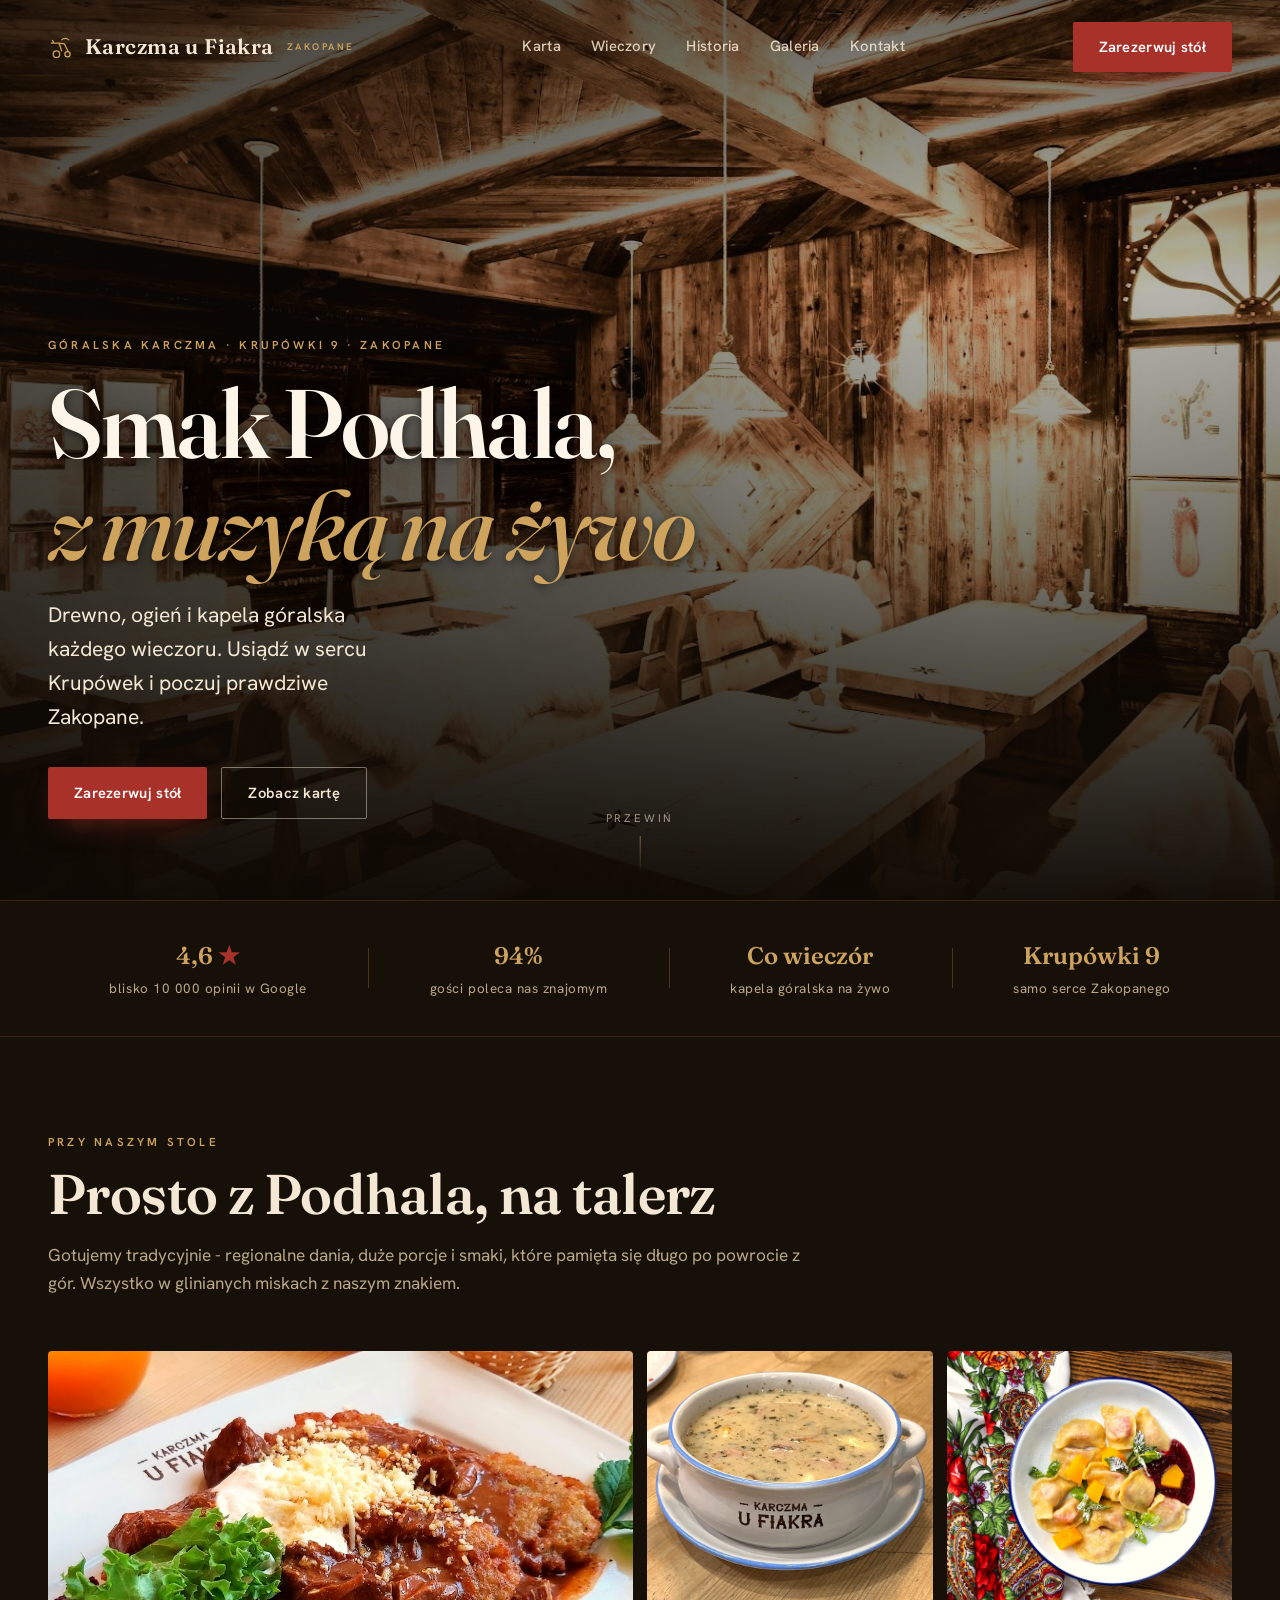
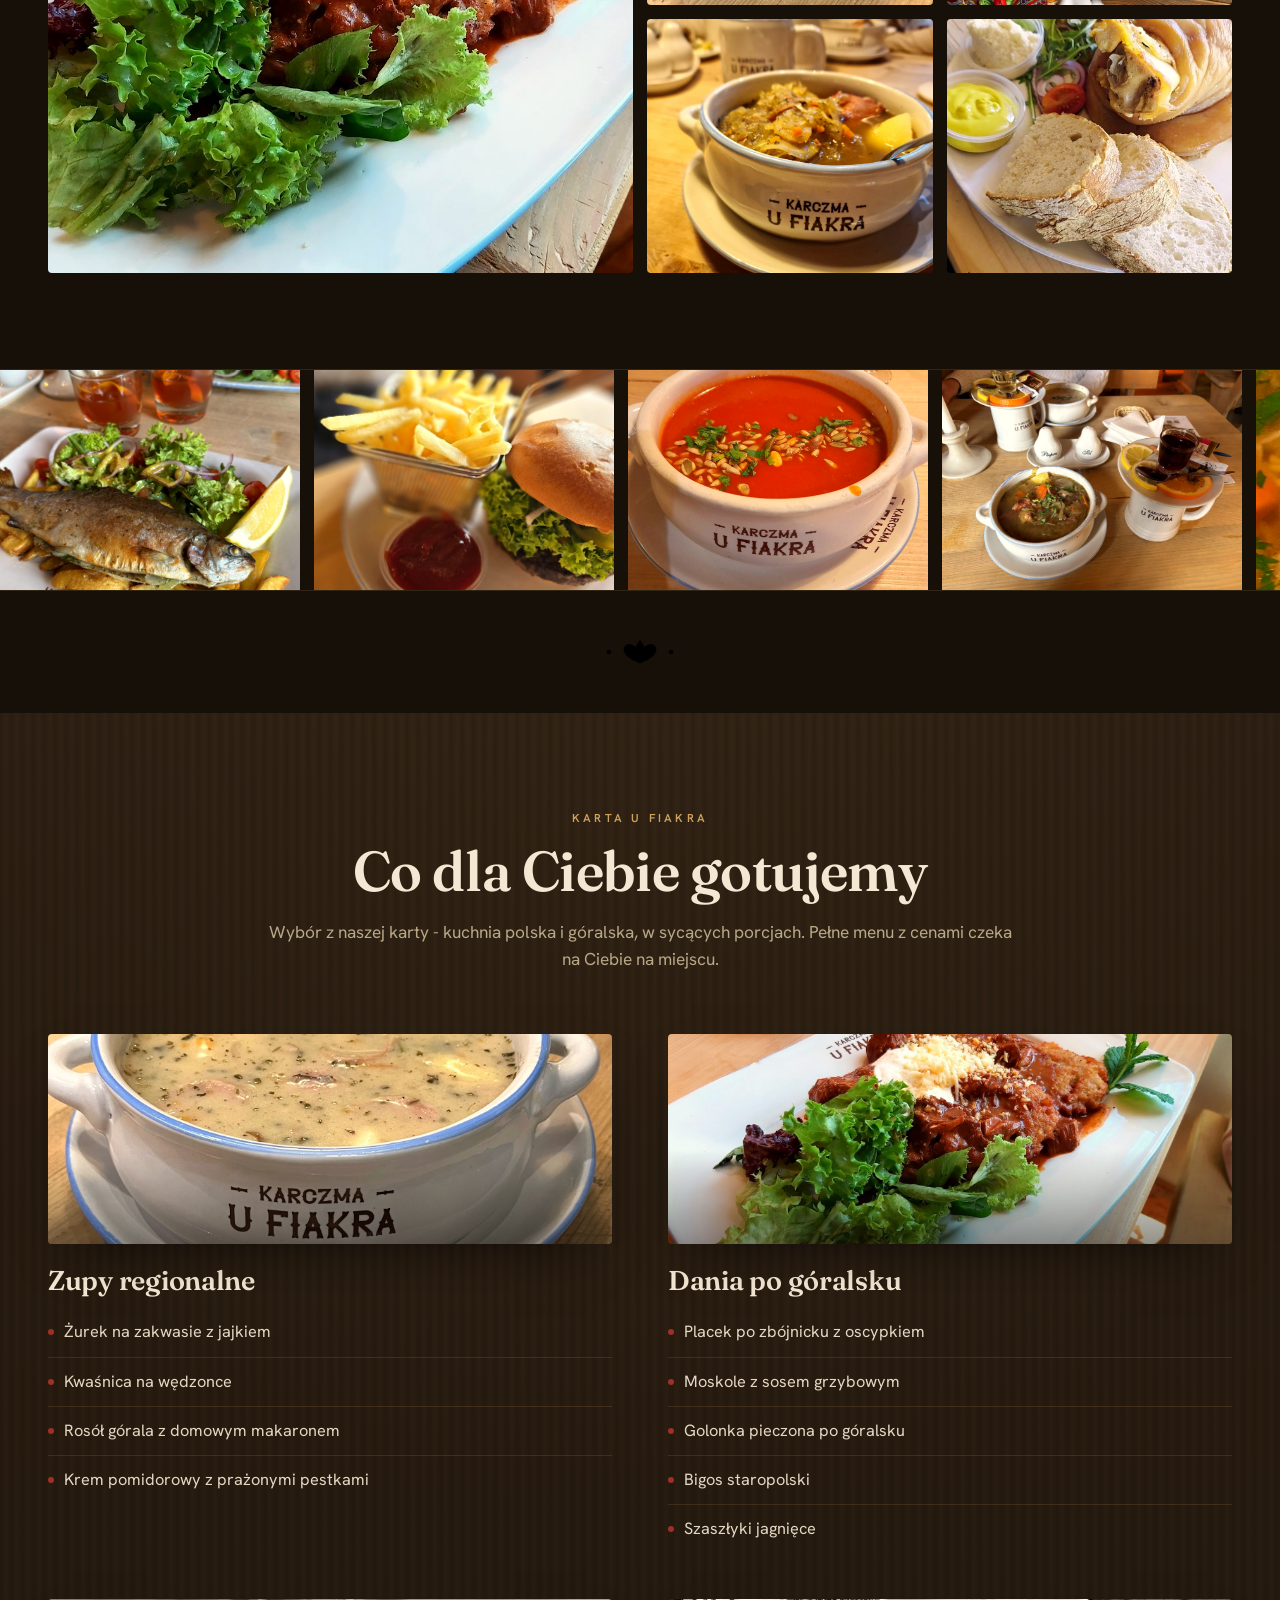
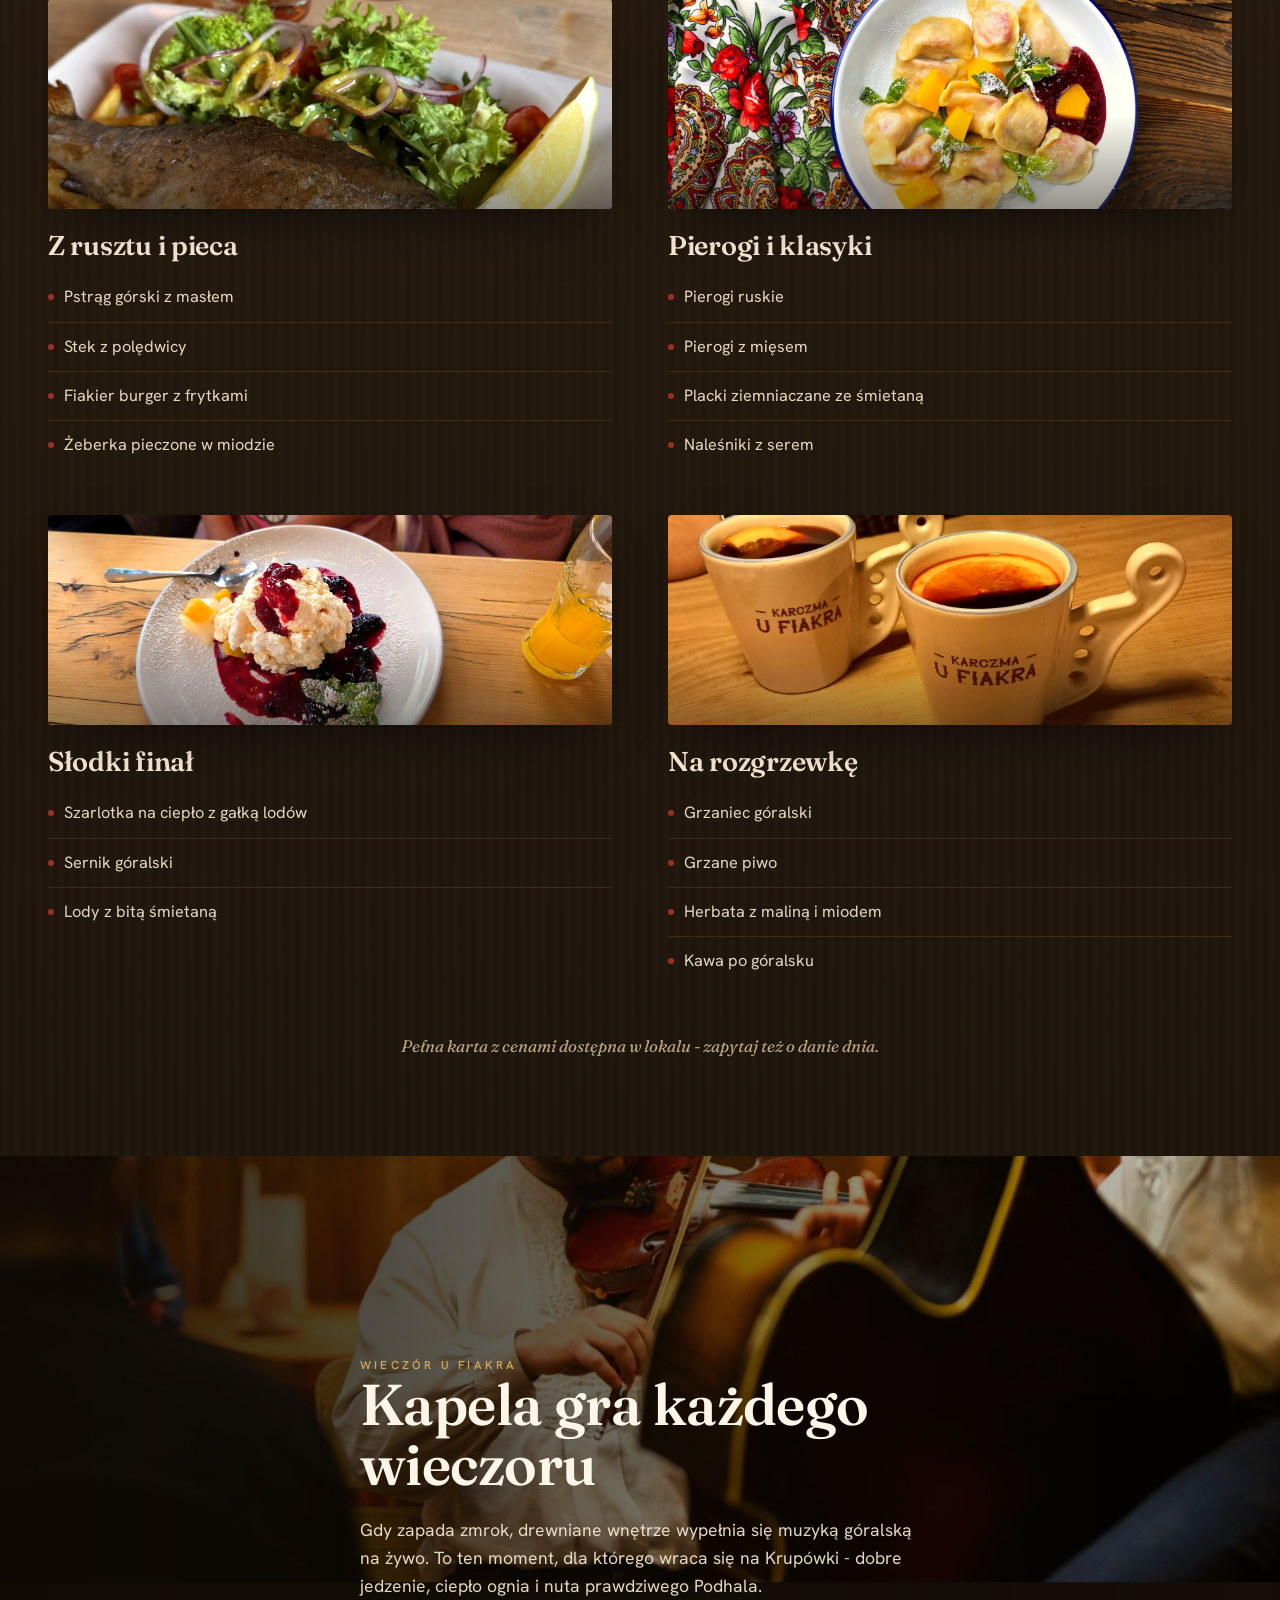
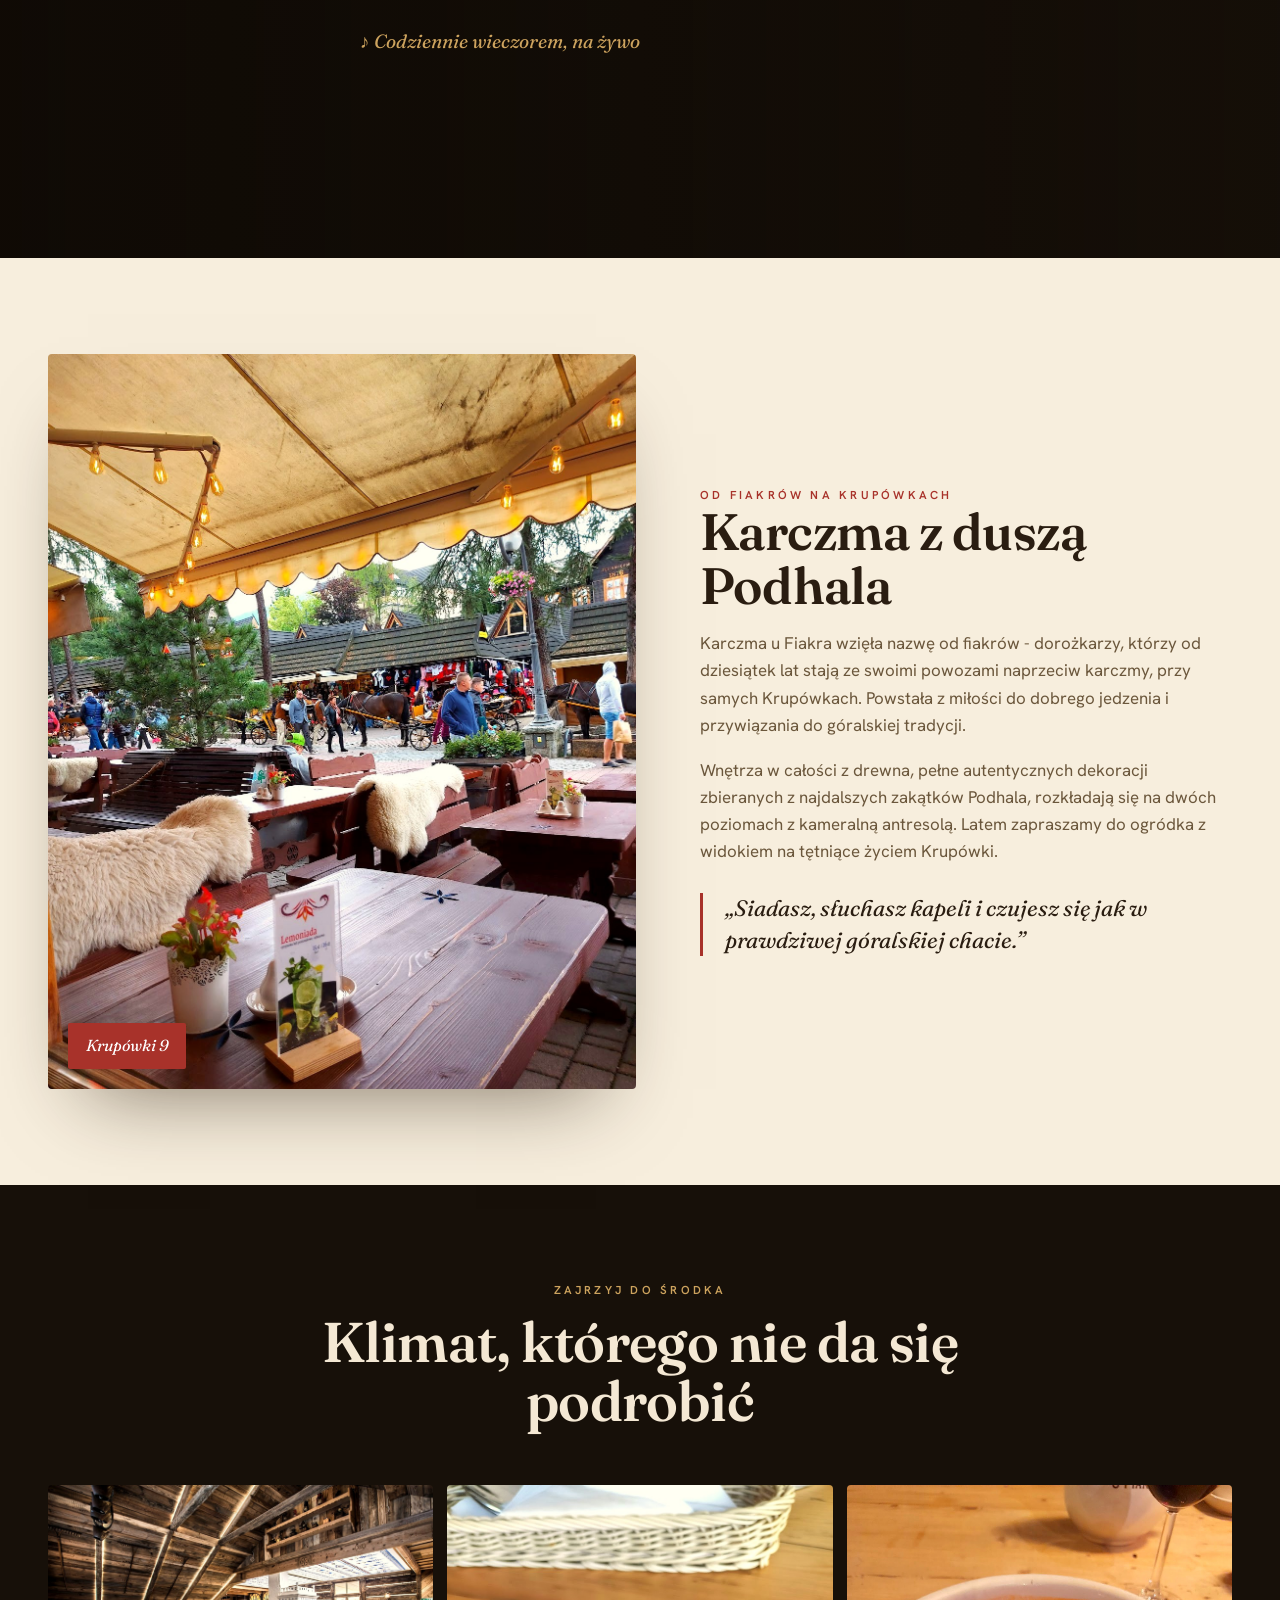
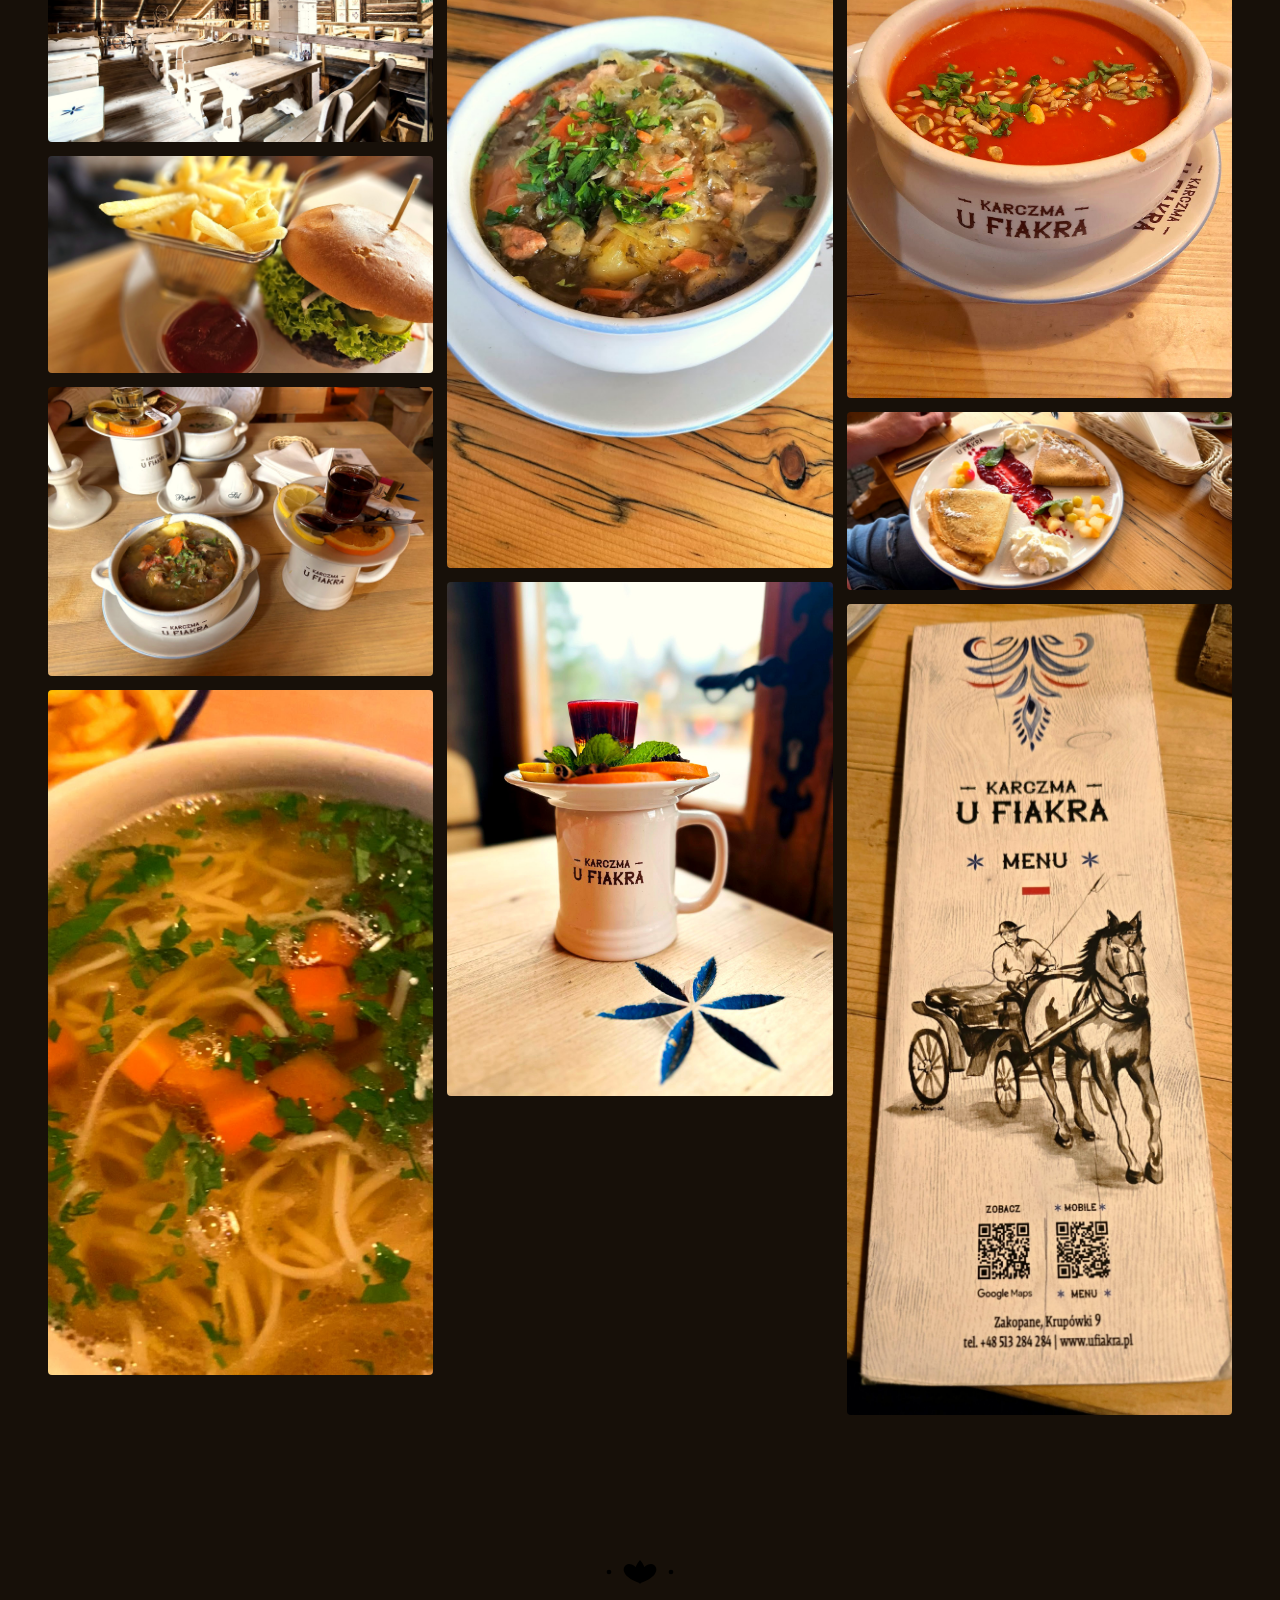
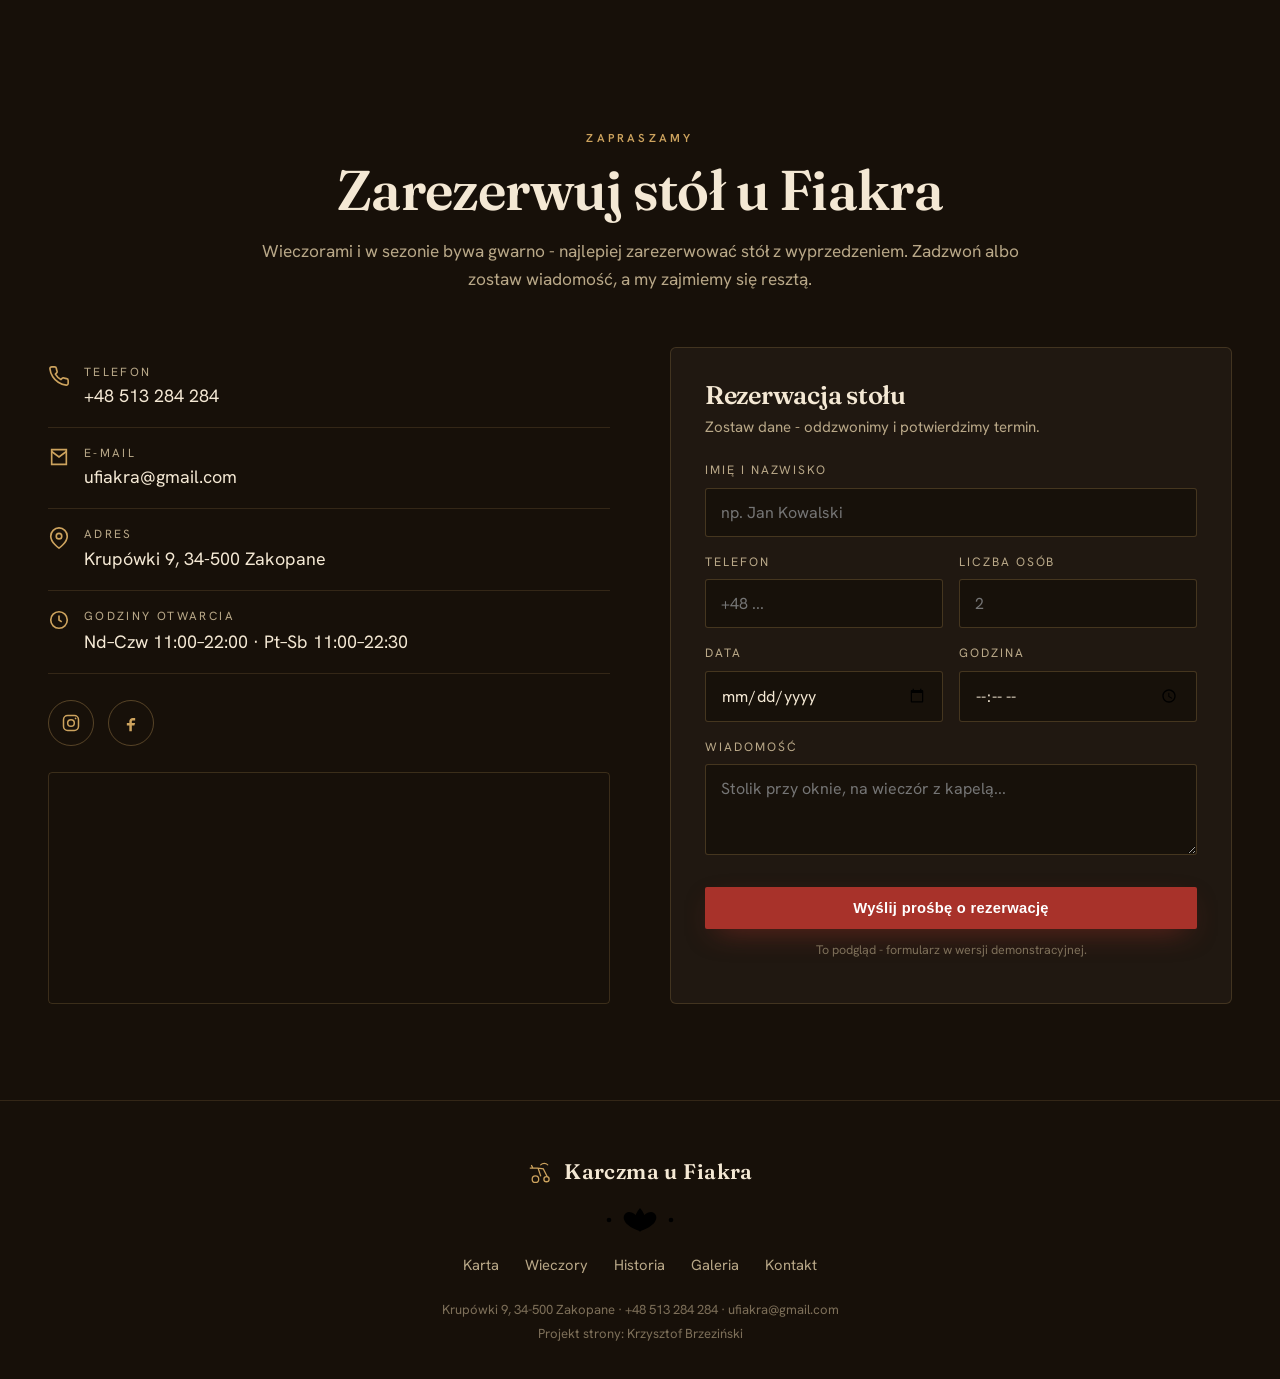
<file: index.html>
<!DOCTYPE html>
<html lang="pl">
<head>
<meta charset="utf-8">
<meta name="viewport" content="width=device-width, initial-scale=1">
<title>Karczma u Fiakra — góralska karczma na Krupówkach · Zakopane</title>
<meta name="description" content="Karczma u Fiakra na Krupówkach 9 w Zakopanem. Tradycyjna kuchnia Podhala, drewniane wnętrza i kapela góralska na żywo każdego wieczoru. 4,6 na blisko 10 000 opinii. Zarezerwuj stół.">
<link rel="preconnect" href="https://fonts.googleapis.com">
<link rel="preconnect" href="https://fonts.gstatic.com" crossorigin>
<link href="https://fonts.googleapis.com/css2?family=Fraunces:ital,opsz,wght@0,9..144,400;0,9..144,500;0,9..144,600;0,9..144,700;1,9..144,500&family=Hanken+Grotesk:wght@400;500;600;700&display=swap" rel="stylesheet">
<link rel="stylesheet" href="assets/style.css">
</head>
<body>

<!-- parzenica (definicja do reużycia) -->
<svg width="0" height="0" style="position:absolute" aria-hidden="true"><defs>
<g id="parz">
  <line x1="2" y1="15" x2="74" y2="15"/><line x1="156" y1="15" x2="228" y2="15"/>
  <circle cx="84" cy="15" r="2.3"/><circle cx="146" cy="15" r="2.3"/>
  <path class="leaf" d="M115 3 C122 11,122 19,115 27 C108 19,108 11,115 3 Z"/>
  <path d="M115 26 C101 22,95 13,101 8 C105 5,111 9,115 15"/>
  <path d="M115 26 C129 22,135 13,129 8 C125 5,119 9,115 15"/>
</g></defs></svg>

<header id="hdr">
  <div class="wrap nav">
    <a href="#top" class="brand">
      <svg class="mark" viewBox="0 0 40 40" aria-hidden="true"><g fill="none" stroke="currentColor" stroke-width="2" stroke-linecap="round"><circle cx="13" cy="31" r="5"/><circle cx="30" cy="31" r="4"/><path d="M5 14h12l4 12M17 14l8 1 6 12M9 14l-2-4"/><path d="M21 9c3-3 8-3 11 0" stroke-width="1.6"/></g></svg>
      Karczma u Fiakra<small>Zakopane</small>
    </a>
    <nav class="nav-links">
      <a href="menu.html">Karta</a>
      <a href="wieczory.html">Wieczory</a>
      <a href="historia.html">Historia</a>
      <a href="galeria.html">Galeria</a>
      <a href="kontakt.html">Kontakt</a>
    </nav>
    <a href="#rezerwacja" class="btn btn-red">Zarezerwuj stół</a>
    <button class="burger" id="burger" aria-label="Menu"><svg viewBox="0 0 24 24" fill="none" stroke="currentColor" stroke-width="2"><path d="M3 6h18M3 12h18M3 18h18"/></svg></button>
  </div>
</header>

<div class="mobile-menu" id="mob">
  <button class="close" id="mclose" aria-label="Zamknij"><svg width="30" height="30" viewBox="0 0 24 24" fill="none" stroke="currentColor" stroke-width="2"><path d="M5 5l14 14M19 5L5 19"/></svg></button>
  <a href="menu.html">Karta</a><a href="wieczory.html">Wieczory</a><a href="historia.html">Historia</a><a href="galeria.html">Galeria</a><a href="kontakt.html">Kontakt</a>
  <a href="#rezerwacja" class="btn btn-red">Zarezerwuj stół</a>
</div>

<!-- HERO -->
<section class="hero" id="top">
  <div class="hero-bg" id="heroBg"></div>
  <div class="hero-inner">
    <div class="wrap">
      <div class="eyebrow reveal">Góralska karczma · Krupówki 9 · Zakopane</div>
      <h1 class="reveal">Smak Podhala,<br><em>z muzyką na żywo</em></h1>
      <p class="tagline reveal">Drewno, ogień i kapela góralska każdego wieczoru. Usiądź w sercu Krupówek i poczuj prawdziwe Zakopane.</p>
      <div class="hero-actions reveal">
        <a href="#rezerwacja" class="btn btn-red">Zarezerwuj stół</a>
        <a href="#karta" class="btn btn-ghost">Zobacz kartę</a>
      </div>
    </div>
  </div>
  <div class="scrollcue">przewiń<span></span></div>
</section>

<!-- PROOF -->
<div class="proof">
  <div class="wrap">
    <div class="row">
      <div class="it reveal"><div class="k">4,6 <span class="star">★</span></div><div class="v">blisko 10 000 opinii w Google</div></div>
      <div class="it reveal"><div class="k">94%</div><div class="v">gości poleca nas znajomym</div></div>
      <div class="it reveal"><div class="k">Co wieczór</div><div class="v">kapela góralska na żywo</div></div>
      <div class="it reveal"><div class="k">Krupówki 9</div><div class="v">samo serce Zakopanego</div></div>
    </div>
  </div>
</div>

<!-- PRZY STOLE -->
<section class="sec dark" id="stol">
  <div class="wrap">
    <div class="sec-head reveal">
      <div class="eyebrow">Przy naszym stole</div>
      <h2>Prosto z Podhala, na talerz</h2>
      <p>Gotujemy tradycyjnie - regionalne dania, duże porcje i smaki, które pamięta się długo po powrocie z gór. Wszystko w glinianych miskach z naszym znakiem.</p>
    </div>
    <div class="collage reveal">
      <figure class="c-a"><img src="assets/img/placek.jpg" alt="Placek po zbójnicku"><figcaption>Placek po zbójnicku z oscypkiem</figcaption></figure>
      <figure class="c-b"><img src="assets/img/zurek.jpg" alt="Żurek na zakwasie"><figcaption>Żurek na zakwasie</figcaption></figure>
      <figure class="c-c"><img src="assets/img/pierogi.jpg" alt="Pierogi"><figcaption>Pierogi po naszemu</figcaption></figure>
      <figure class="c-d"><img src="assets/img/kwasnica.jpg" alt="Kwaśnica"><figcaption>Kwaśnica na wędzonce</figcaption></figure>
      <figure class="c-e"><img src="assets/img/moskole.jpg" alt="Moskole"><figcaption>Specjały Podhala</figcaption></figure>
    </div>
  </div>
</section>

<!-- MARQUEE -->
<div class="marquee" aria-hidden="true">
  <div class="marquee-track">
    <figure><img src="assets/img/trout.jpg" alt=""></figure>
    <figure><img src="assets/img/burger.jpg" alt=""></figure>
    <figure><img src="assets/img/tomato.jpg" alt=""></figure>
    <figure><img src="assets/img/feast.jpg" alt=""></figure>
    <figure><img src="assets/img/rosol.jpg" alt=""></figure>
    <figure><img src="assets/img/dessert.jpg" alt=""></figure>
    <figure><img src="assets/img/grzaniec.jpg" alt=""></figure>
    <figure><img src="assets/img/breakfast.jpg" alt=""></figure>
    <!-- duplikat dla płynnej pętli -->
    <figure><img src="assets/img/trout.jpg" alt=""></figure>
    <figure><img src="assets/img/burger.jpg" alt=""></figure>
    <figure><img src="assets/img/tomato.jpg" alt=""></figure>
    <figure><img src="assets/img/feast.jpg" alt=""></figure>
    <figure><img src="assets/img/rosol.jpg" alt=""></figure>
    <figure><img src="assets/img/dessert.jpg" alt=""></figure>
    <figure><img src="assets/img/grzaniec.jpg" alt=""></figure>
    <figure><img src="assets/img/breakfast.jpg" alt=""></figure>
  </div>
</div>

<div class="divider on-dark"><svg class="parz" viewBox="0 0 230 30"><use href="#parz"/></svg></div>

<!-- KARTA -->
<section class="sec wood-bg" id="karta">
  <div class="wrap">
    <div class="sec-head center reveal">
      <div class="eyebrow">Karta u Fiakra</div>
      <h2>Co dla Ciebie gotujemy</h2>
      <p style="color:var(--muted)">Wybór z naszej karty - kuchnia polska i góralska, w sycących porcjach. Pełne menu z cenami czeka na Ciebie na miejscu.</p>
    </div>
    <div class="menu reveal">
      <div class="menu-cat">
        <div class="ph"><img src="assets/img/zurek.jpg" alt="Zupy regionalne"></div>
        <h3>Zupy regionalne</h3>
        <ul class="menu-list"><li>Żurek na zakwasie z jajkiem</li><li>Kwaśnica na wędzonce</li><li>Rosół górala z domowym makaronem</li><li>Krem pomidorowy z prażonymi pestkami</li></ul>
      </div>
      <div class="menu-cat">
        <div class="ph"><img src="assets/img/placek.jpg" alt="Dania po góralsku"></div>
        <h3>Dania po góralsku</h3>
        <ul class="menu-list"><li>Placek po zbójnicku z oscypkiem</li><li>Moskole z sosem grzybowym</li><li>Golonka pieczona po góralsku</li><li>Bigos staropolski</li><li>Szaszłyki jagnięce</li></ul>
      </div>
      <div class="menu-cat">
        <div class="ph"><img src="assets/img/trout.jpg" alt="Z rusztu i pieca"></div>
        <h3>Z rusztu i pieca</h3>
        <ul class="menu-list"><li>Pstrąg górski z masłem</li><li>Stek z polędwicy</li><li>Fiakier burger z frytkami</li><li>Żeberka pieczone w miodzie</li></ul>
      </div>
      <div class="menu-cat">
        <div class="ph"><img src="assets/img/pierogi.jpg" alt="Pierogi i klasyki"></div>
        <h3>Pierogi i klasyki</h3>
        <ul class="menu-list"><li>Pierogi ruskie</li><li>Pierogi z mięsem</li><li>Placki ziemniaczane ze śmietaną</li><li>Naleśniki z serem</li></ul>
      </div>
      <div class="menu-cat">
        <div class="ph"><img src="assets/img/dessert.jpg" alt="Słodki finał"></div>
        <h3>Słodki finał</h3>
        <ul class="menu-list"><li>Szarlotka na ciepło z gałką lodów</li><li>Sernik góralski</li><li>Lody z bitą śmietaną</li></ul>
      </div>
      <div class="menu-cat">
        <div class="ph"><img src="assets/img/grzaniec.jpg" alt="Na rozgrzewkę"></div>
        <h3>Na rozgrzewkę</h3>
        <ul class="menu-list"><li>Grzaniec góralski</li><li>Grzane piwo</li><li>Herbata z maliną i miodem</li><li>Kawa po góralsku</li></ul>
      </div>
    </div>
    <p class="menu-note reveal">Pełna karta z cenami dostępna w lokalu - zapytaj też o danie dnia.</p>
  </div>
</section>

<!-- WIECZÓR Z KAPELĄ -->
<section class="band" id="wieczor">
  <div class="band-bg" id="bandBg"></div>
  <div class="wrap">
    <div class="band-copy reveal">
      <div class="eyebrow">Wieczór u Fiakra</div>
      <h2>Kapela gra każdego wieczoru</h2>
      <p>Gdy zapada zmrok, drewniane wnętrze wypełnia się muzyką góralską na żywo. To ten moment, dla którego wraca się na Krupówki - dobre jedzenie, ciepło ognia i nuta prawdziwego Podhala.</p>
      <div class="when">♪ Codziennie wieczorem, na żywo</div>
    </div>
  </div>
</section>

<!-- HISTORIA -->
<section class="sec paper" id="historia">
  <div class="wrap">
    <div class="story">
      <div class="story-art reveal">
        <img src="assets/img/terrace.jpg" alt="Taras Karczmy u Fiakra na Krupówkach z dorożkami">
        <div class="badge">Krupówki 9</div>
      </div>
      <div class="story-copy reveal">
        <div class="eyebrow">Od fiakrów na Krupówkach</div>
        <h2>Karczma z duszą Podhala</h2>
        <p>Karczma u Fiakra wzięła nazwę od fiakrów - dorożkarzy, którzy od dziesiątek lat stają ze swoimi powozami naprzeciw karczmy, przy samych Krupówkach. Powstała z miłości do dobrego jedzenia i przywiązania do góralskiej tradycji.</p>
        <p>Wnętrza w całości z drewna, pełne autentycznych dekoracji zbieranych z najdalszych zakątków Podhala, rozkładają się na dwóch poziomach z kameralną antresolą. Latem zapraszamy do ogródka z widokiem na tętniące życiem Krupówki.</p>
        <div class="quote">„Siadasz, słuchasz kapeli i czujesz się jak w prawdziwej góralskiej chacie.”</div>
      </div>
    </div>
  </div>
</section>

<!-- MOZAIKA -->
<section class="sec dark">
  <div class="wrap">
    <div class="sec-head center reveal">
      <div class="eyebrow">Zajrzyj do środka</div>
      <h2>Klimat, którego nie da się podrobić</h2>
    </div>
    <div class="mosaic reveal">
      <figure><img src="assets/img/antresola.jpg" alt="Drewniane wnętrze"></figure>
      <figure><img src="assets/img/burger.jpg" alt="Fiakier burger"></figure>
      <figure><img src="assets/img/feast.jpg" alt="Góralska uczta"></figure>
      <figure><img src="assets/img/rosol.jpg" alt="Rosół górala"></figure>
      <figure><img src="assets/img/goulash.jpg" alt="Gulasz"></figure>
      <figure><img src="assets/img/mug.jpg" alt="Coś na rozgrzewkę"></figure>
      <figure><img src="assets/img/tomato.jpg" alt="Krem pomidorowy"></figure>
      <figure><img src="assets/img/breakfast.jpg" alt="Śniadanie u Fiakra"></figure>
      <figure><img src="assets/img/menucard.jpg" alt="Karta u Fiakra"></figure>
    </div>
  </div>
</section>

<div class="divider on-dark"><svg class="parz" viewBox="0 0 230 30"><use href="#parz"/></svg></div>

<!-- REZERWACJA / KONTAKT -->
<section class="sec dark" id="rezerwacja">
  <div class="wrap">
    <div class="sec-head center reveal">
      <div class="eyebrow">Zapraszamy</div>
      <h2>Zarezerwuj stół u Fiakra</h2>
      <p>Wieczorami i w sezonie bywa gwarno - najlepiej zarezerwować stół z wyprzedzeniem. Zadzwoń albo zostaw wiadomość, a my zajmiemy się resztą.</p>
    </div>
    <div class="reserve">
      <div class="r-info reveal">
        <div class="line"><span class="ic"><svg width="22" height="22" viewBox="0 0 24 24" fill="none" stroke="currentColor" stroke-width="1.8"><path d="M22 16.92v3a2 2 0 01-2.18 2 19.79 19.79 0 01-8.63-3.07 19.5 19.5 0 01-6-6 19.79 19.79 0 01-3.07-8.67A2 2 0 014.11 2h3a2 2 0 012 1.72c.13.96.36 1.9.7 2.81a2 2 0 01-.45 2.11L8.09 9.91a16 16 0 006 6l1.27-1.27a2 2 0 012.11-.45c.9.34 1.85.57 2.81.7A2 2 0 0122 16.92z"/></svg></span><div><div class="lab">Telefon</div><a class="val" href="tel:+48513284284">+48 513 284 284</a></div></div>
        <div class="line"><span class="ic"><svg width="22" height="22" viewBox="0 0 24 24" fill="none" stroke="currentColor" stroke-width="1.8"><path d="M4 4h16v16H4z"/><path d="M4 6l8 6 8-6"/></svg></span><div><div class="lab">E-mail</div><a class="val" href="mailto:ufiakra@gmail.com">ufiakra@gmail.com</a></div></div>
        <div class="line"><span class="ic"><svg width="22" height="22" viewBox="0 0 24 24" fill="none" stroke="currentColor" stroke-width="1.8"><path d="M21 10c0 7-9 13-9 13s-9-6-9-13a9 9 0 0118 0z"/><circle cx="12" cy="10" r="3"/></svg></span><div><div class="lab">Adres</div><div class="val">Krupówki 9, 34-500 Zakopane</div></div></div>
        <div class="line"><span class="ic"><svg width="22" height="22" viewBox="0 0 24 24" fill="none" stroke="currentColor" stroke-width="1.8"><circle cx="12" cy="12" r="9"/><path d="M12 7v5l3 2"/></svg></span><div><div class="lab">Godziny otwarcia</div><div class="val">Nd–Czw 11:00–22:00 · Pt–Sb 11:00–22:30</div></div></div>
        <div class="socials">
          <a href="https://www.instagram.com/karczma_u_fiakra/" target="_blank" rel="noopener" aria-label="Instagram"><svg width="20" height="20" viewBox="0 0 24 24" fill="none" stroke="currentColor" stroke-width="1.8"><rect x="3" y="3" width="18" height="18" rx="5"/><circle cx="12" cy="12" r="4"/><circle cx="17.5" cy="6.5" r="1" fill="currentColor" stroke="none"/></svg></a>
          <a href="https://www.facebook.com/karczmaufiakra/" target="_blank" rel="noopener" aria-label="Facebook"><svg width="20" height="20" viewBox="0 0 24 24" fill="currentColor"><path d="M14 9h3V6h-3c-2.2 0-4 1.8-4 4v2H7v3h3v7h3v-7h3l1-3h-4v-2c0-.6.4-1 1-1z"/></svg></a>
        </div>
        <div class="r-map">
          <iframe loading="lazy" src="https://maps.google.com/maps?q=49.2957662,19.9504311&z=16&output=embed" title="Mapa - Karczma u Fiakra"></iframe>
        </div>
      </div>
      <form class="form reveal" onsubmit="return false">
        <h3>Rezerwacja stołu</h3>
        <p class="sub">Zostaw dane - oddzwonimy i potwierdzimy termin.</p>
        <div class="field"><label>Imię i nazwisko</label><input type="text" placeholder="np. Jan Kowalski"></div>
        <div class="row2">
          <div class="field"><label>Telefon</label><input type="tel" placeholder="+48 ..."></div>
          <div class="field"><label>Liczba osób</label><input type="number" min="1" placeholder="2"></div>
        </div>
        <div class="row2">
          <div class="field"><label>Data</label><input type="date"></div>
          <div class="field"><label>Godzina</label><input type="time"></div>
        </div>
        <div class="field"><label>Wiadomość</label><textarea rows="3" placeholder="Stolik przy oknie, na wieczór z kapelą..."></textarea></div>
        <button class="btn btn-red">Wyślij prośbę o rezerwację</button>
        <p class="hint">To podgląd - formularz w wersji demonstracyjnej.</p>
      </form>
    </div>
  </div>
</section>

<footer>
  <div class="wrap">
    <a href="#top" class="brand"><svg class="mark" viewBox="0 0 40 40" aria-hidden="true"><g fill="none" stroke="currentColor" stroke-width="2" stroke-linecap="round"><circle cx="13" cy="31" r="5"/><circle cx="30" cy="31" r="4"/><path d="M5 14h12l4 12M17 14l8 1 6 12M9 14l-2-4"/><path d="M21 9c3-3 8-3 11 0" stroke-width="1.6"/></g></svg>Karczma u Fiakra</a>
    <svg class="parz" viewBox="0 0 230 30" style="margin:14px auto"><use href="#parz"/></svg>
    <div class="fnav"><a href="menu.html">Karta</a><a href="wieczory.html">Wieczory</a><a href="historia.html">Historia</a><a href="galeria.html">Galeria</a><a href="kontakt.html">Kontakt</a></div>
    <div class="copy">Krupówki 9, 34-500 Zakopane · +48 513 284 284 · ufiakra@gmail.com<br>Projekt strony: Krzysztof Brzeziński</div>
  </div>
</footer>

<script src="assets/app.js"></script>
<script>
/* === licznik otwarć demo (buy-signal) + geo === */
(function(){try{if(String(location.protocol).indexOf('http')!==0)return;try{if(/[?&#]team=1/.test(location.search+location.hash)){localStorage.setItem('nb_team','1');}}catch(e){}try{if(localStorage.getItem('nb_team')==='1')return;}catch(e){}if((document.referrer||'').indexOf('crm-newbeginning')>-1)return;if(sessionStorage.getItem('_dv'))return;sessionStorage.setItem('_dv','1');var seg=(location.pathname.split('/').filter(Boolean)[0])||'';var base=location.origin+(seg?('/'+seg):'');var ua='';try{ua=(navigator.userAgent||'').slice(0,300);}catch(e){}var EP='https://zngfubfinbojfgaxdrbf.supabase.co/rest/v1/demo_views';var KEY='sb_publishable_MWwoyGlSCWnJ4awtOPF0ow_ZVS0Y8qK';function send(g){try{fetch(EP,{method:'POST',keepalive:true,headers:{'Content-Type':'application/json','apikey':KEY,'Authorization':'Bearer '+KEY,'Prefer':'return=minimal'},body:JSON.stringify({demo_url:base,page:location.pathname,referrer:(document.referrer||null),user_agent:(ua||null),ip:(g&&g.ip)||null,country:(g&&g.cc)||null,city:(g&&g.city)||null})}).catch(function(){});}catch(e){}}var done=false;function once(g){if(done)return;done=true;send(g);}try{var t=setTimeout(function(){once(null);},1500);fetch('https://ipwho.is/?fields=ip,success,country_code,city',{cache:'no-store'}).then(function(r){return r.json();}).then(function(d){clearTimeout(t);once(d&&d.success!==false?{ip:d.ip,cc:d.country_code,city:d.city}:null);}).catch(function(){clearTimeout(t);once(null);});}catch(e){once(null);}}catch(e){}})();
</script>
</body>
</html>
</file>
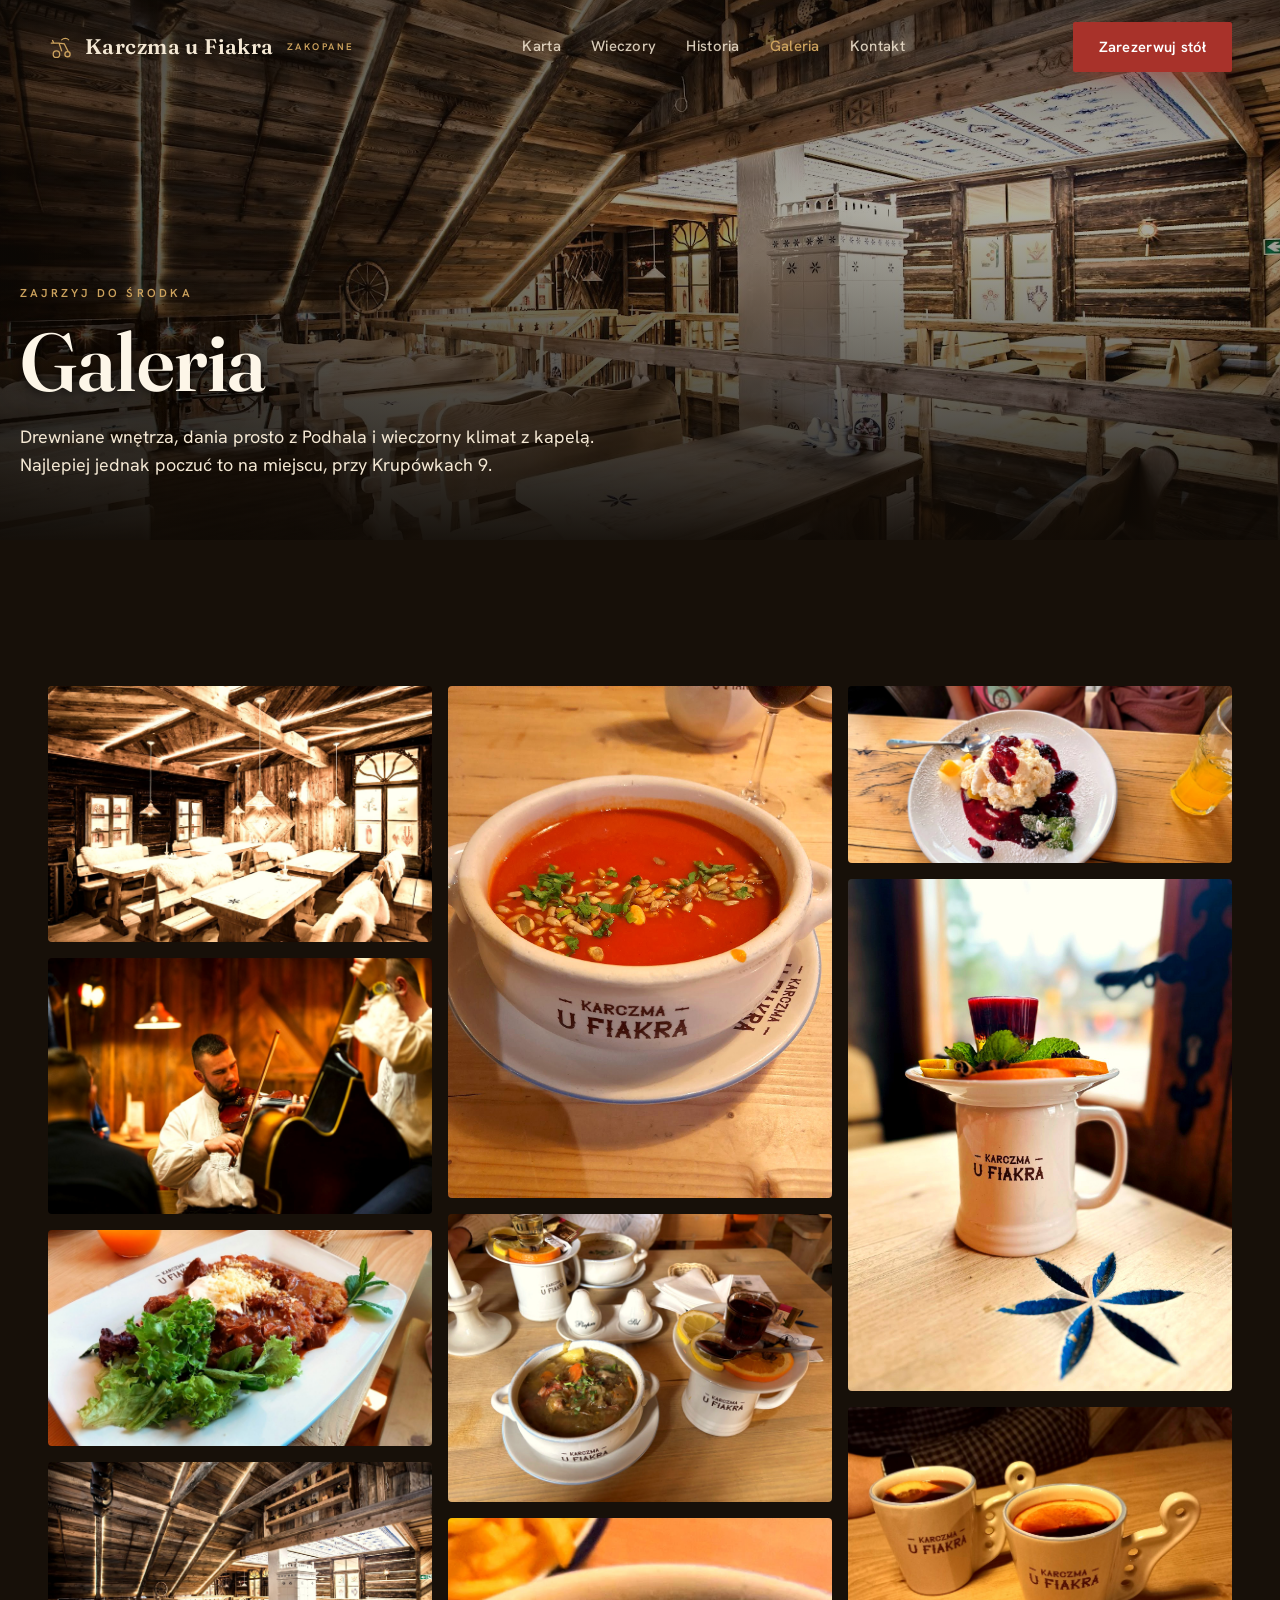
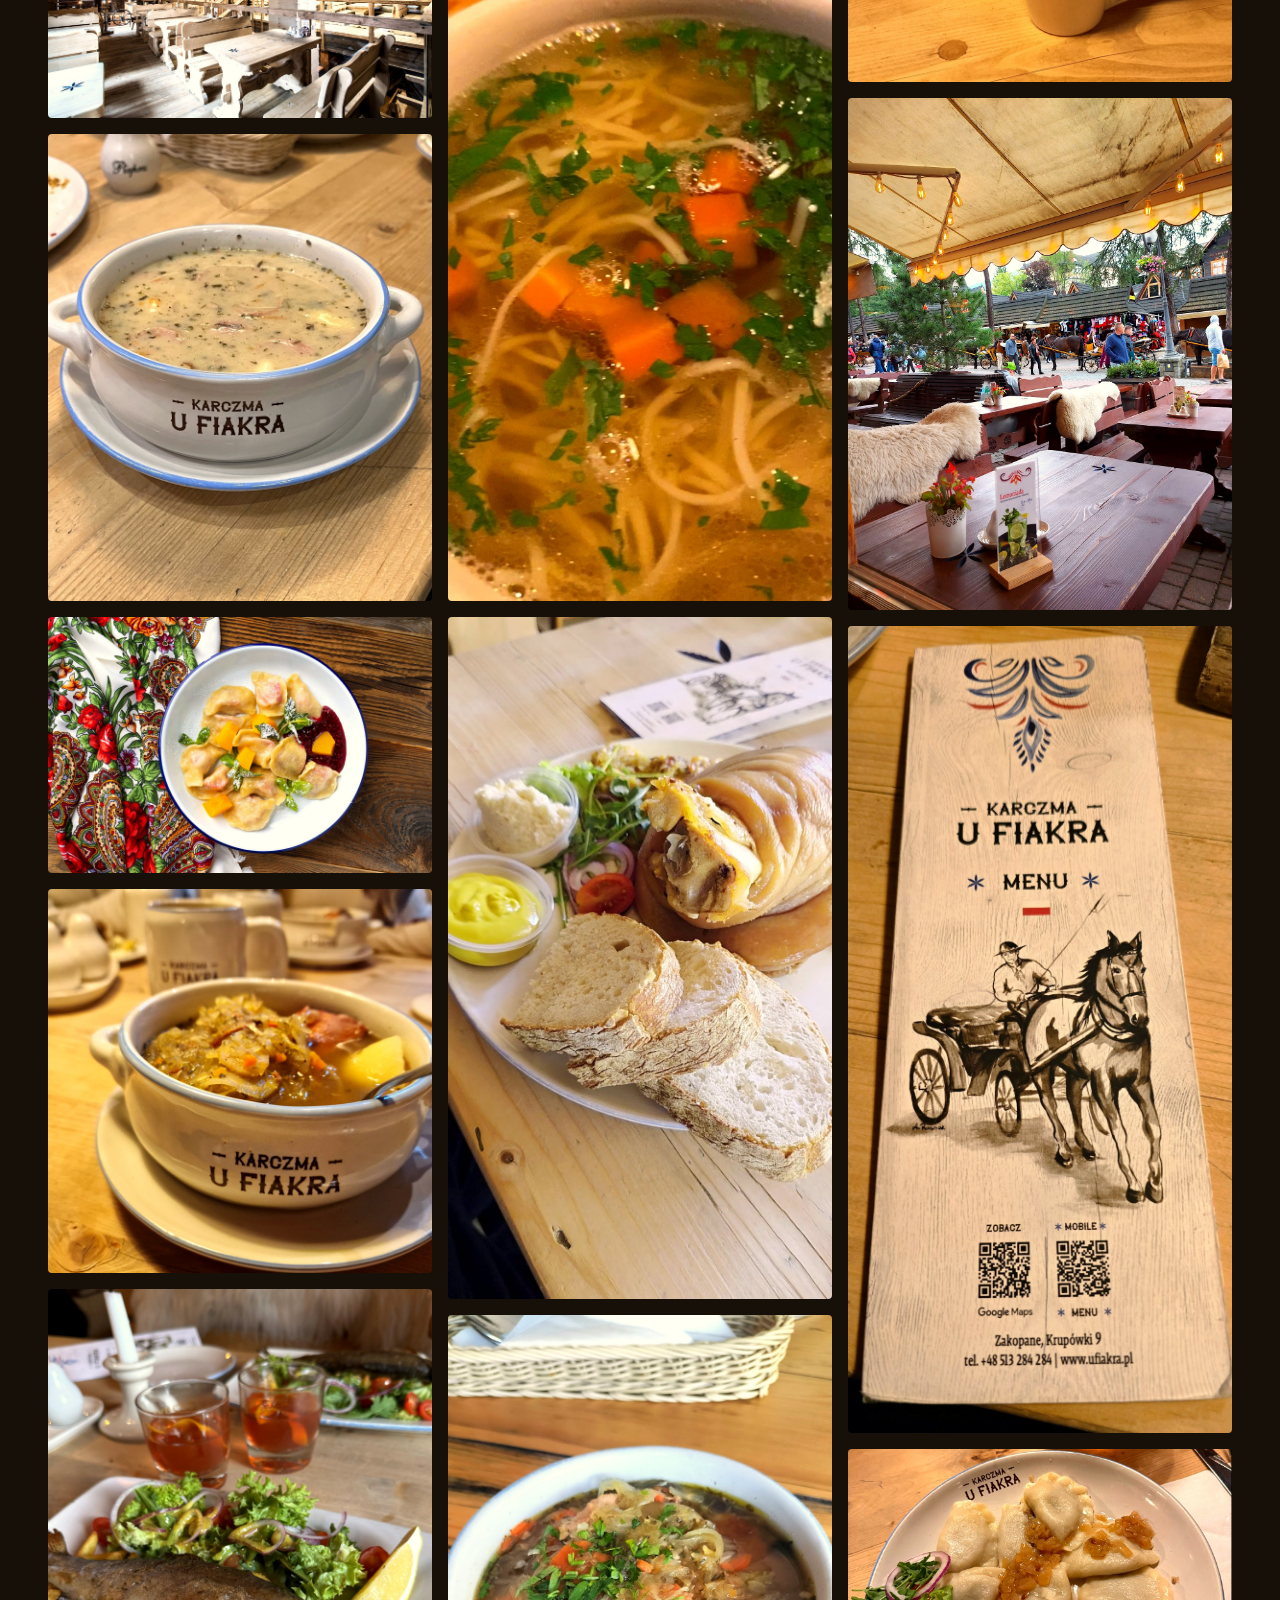
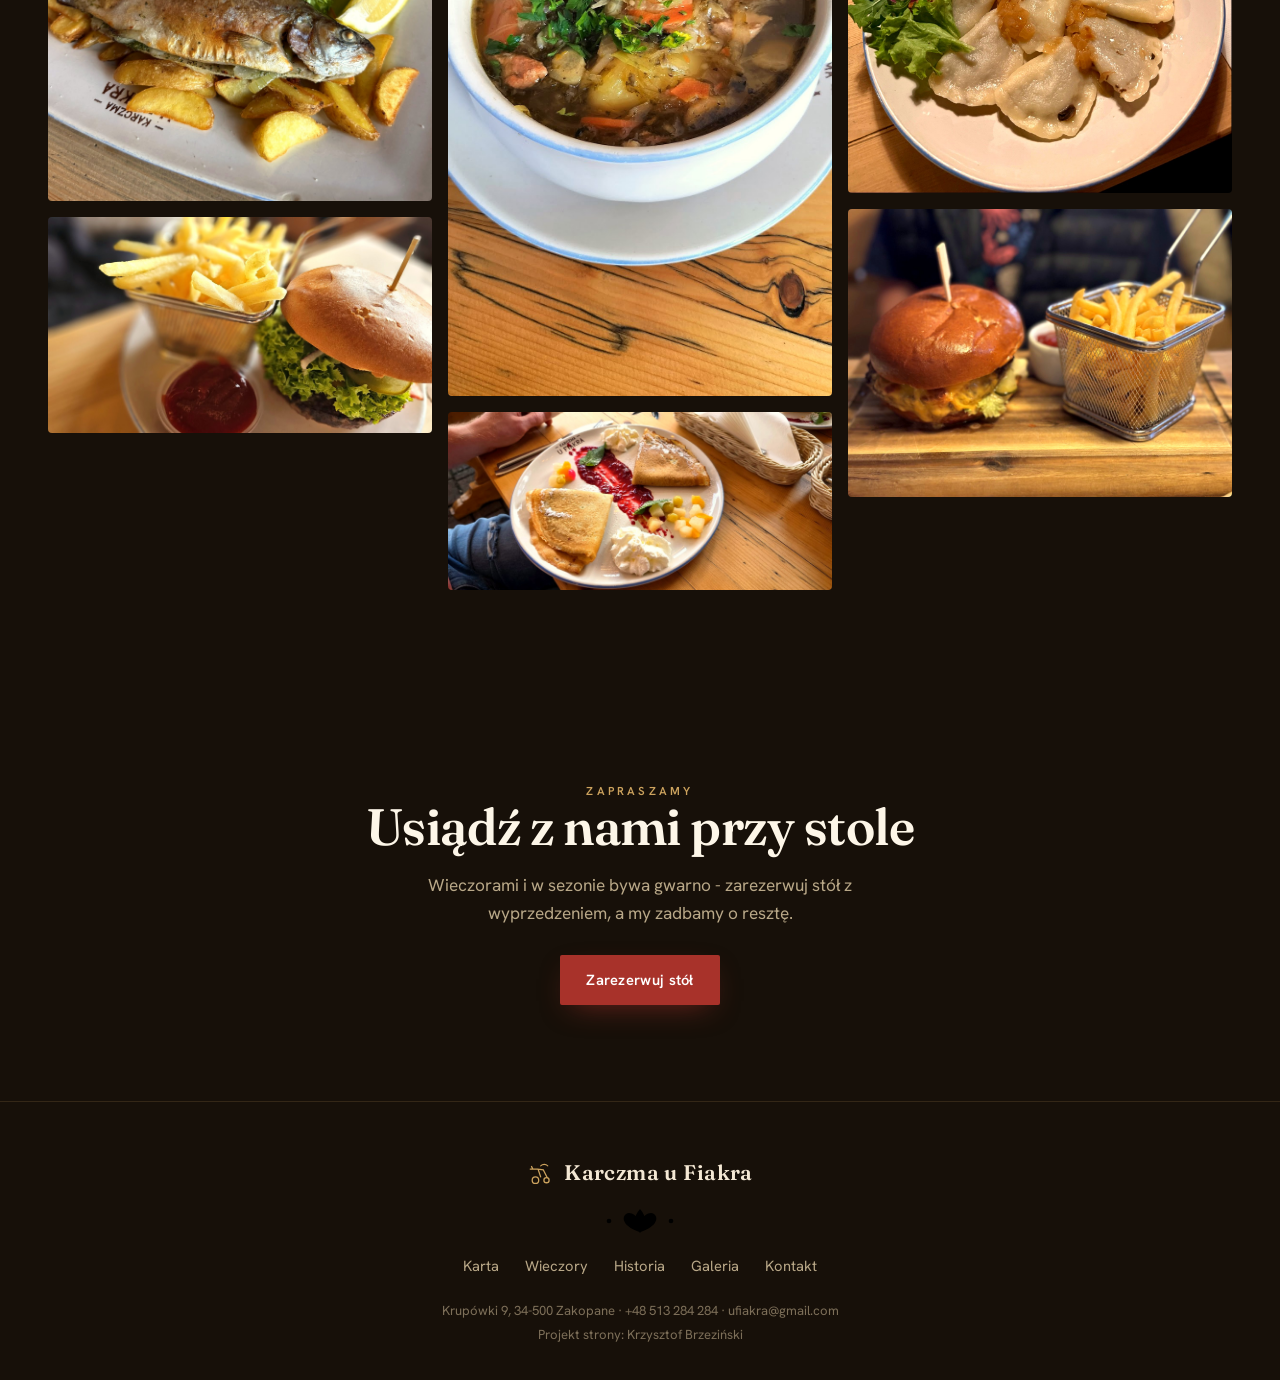
<file: galeria.html>
<!DOCTYPE html>
<html lang="pl">
<head>
<meta charset="utf-8">
<meta name="viewport" content="width=device-width, initial-scale=1">
<title>Galeria - Karczma u Fiakra · Zakopane</title>
<meta name="description" content="Galeria Karczmy u Fiakra: drewniane wnętrza, dania regionalne, kapela góralska i ogród z widokiem na Krupówki w Zakopanem.">
<link rel="preconnect" href="https://fonts.googleapis.com"><link rel="preconnect" href="https://fonts.gstatic.com" crossorigin>
<link href="https://fonts.googleapis.com/css2?family=Fraunces:ital,opsz,wght@0,9..144,400;0,9..144,500;0,9..144,600;0,9..144,700;1,9..144,500&family=Hanken+Grotesk:wght@400;500;600;700&display=swap" rel="stylesheet">
<link rel="stylesheet" href="assets/style.css">
</head>
<body>
<svg width="0" height="0" style="position:absolute" aria-hidden="true"><defs>
<g id="parz">
  <line x1="2" y1="15" x2="74" y2="15"/><line x1="156" y1="15" x2="228" y2="15"/>
  <circle cx="84" cy="15" r="2.3"/><circle cx="146" cy="15" r="2.3"/>
  <path class="leaf" d="M115 3 C122 11,122 19,115 27 C108 19,108 11,115 3 Z"/>
  <path d="M115 26 C101 22,95 13,101 8 C105 5,111 9,115 15"/>
  <path d="M115 26 C129 22,135 13,129 8 C125 5,119 9,115 15"/>
</g></defs></svg>
<header id="hdr">
  <div class="wrap nav">
    <a href="index.html" class="brand"><svg class="mark" viewBox="0 0 40 40" aria-hidden="true"><g fill="none" stroke="currentColor" stroke-width="2" stroke-linecap="round"><circle cx="13" cy="31" r="5"/><circle cx="30" cy="31" r="4"/><path d="M5 14h12l4 12M17 14l8 1 6 12M9 14l-2-4"/><path d="M21 9c3-3 8-3 11 0" stroke-width="1.6"/></g></svg>Karczma u Fiakra<small>Zakopane</small></a>
    <nav class="nav-links"><a href="menu.html">Karta</a><a href="wieczory.html">Wieczory</a><a href="historia.html">Historia</a><a href="galeria.html" class="active">Galeria</a><a href="kontakt.html">Kontakt</a></nav>
    <a href="kontakt.html#rezerwacja" class="btn btn-red">Zarezerwuj stół</a>
    <button class="burger" id="burger" aria-label="Menu"><svg viewBox="0 0 24 24" fill="none" stroke="currentColor" stroke-width="2"><path d="M3 6h18M3 12h18M3 18h18"/></svg></button>
  </div>
</header>
<div class="mobile-menu" id="mob">
  <button class="close" id="mclose" aria-label="Zamknij"><svg width="30" height="30" viewBox="0 0 24 24" fill="none" stroke="currentColor" stroke-width="2"><path d="M5 5l14 14M19 5L5 19"/></svg></button>
  <a href="menu.html">Karta</a><a href="wieczory.html">Wieczory</a><a href="historia.html">Historia</a><a href="galeria.html">Galeria</a><a href="kontakt.html">Kontakt</a>
  <a href="kontakt.html#rezerwacja" class="btn btn-red">Zarezerwuj stół</a>
</div>
<section class="subhead">
  <div class="bg" style="background-image:url('assets/img/antresola.jpg')"></div>
  <div class="wrap inner">
    <div class="eyebrow reveal">Zajrzyj do środka</div><h1 class="reveal">Galeria</h1><p class="reveal">Drewniane wnętrza, dania prosto z Podhala i wieczorny klimat z kapelą. Najlepiej jednak poczuć to na miejscu, przy Krupówkach 9.</p>
  </div>
</section>
<section class="sec dark"><div class="wrap"><div class="gal reveal">
      <figure><img src="assets/img/hero.jpg" alt="Drewniane wnętrze" loading="lazy"><figcaption>Drewniane wnętrze</figcaption></figure>
      <figure><img src="assets/img/band.jpg" alt="Kapela góralska na żywo" loading="lazy"><figcaption>Kapela góralska na żywo</figcaption></figure>
      <figure><img src="assets/img/placek.jpg" alt="Placki po zbójnicku" loading="lazy"><figcaption>Placki po zbójnicku</figcaption></figure>
      <figure><img src="assets/img/antresola.jpg" alt="Antresola" loading="lazy"><figcaption>Antresola</figcaption></figure>
      <figure><img src="assets/img/zurek.jpg" alt="Żurek na zakwasie" loading="lazy"><figcaption>Żurek na zakwasie</figcaption></figure>
      <figure><img src="assets/img/pierogi.jpg" alt="Pierogi po naszemu" loading="lazy"><figcaption>Pierogi po naszemu</figcaption></figure>
      <figure><img src="assets/img/kwasnica.jpg" alt="Kwaśnica na żeberku" loading="lazy"><figcaption>Kwaśnica na żeberku</figcaption></figure>
      <figure><img src="assets/img/trout.jpg" alt="Pstrąg z pieca" loading="lazy"><figcaption>Pstrąg z pieca</figcaption></figure>
      <figure><img src="assets/img/burger.jpg" alt="Burger Fiakra" loading="lazy"><figcaption>Burger Fiakra</figcaption></figure>
      <figure><img src="assets/img/tomato.jpg" alt="Krem z pomidorów" loading="lazy"><figcaption>Krem z pomidorów</figcaption></figure>
      <figure><img src="assets/img/feast.jpg" alt="Góralska uczta" loading="lazy"><figcaption>Góralska uczta</figcaption></figure>
      <figure><img src="assets/img/rosol.jpg" alt="Rosół z makaronem" loading="lazy"><figcaption>Rosół z makaronem</figcaption></figure>
      <figure><img src="assets/img/moskole.jpg" alt="Specjały Podhala" loading="lazy"><figcaption>Specjały Podhala</figcaption></figure>
      <figure><img src="assets/img/goulash.jpg" alt="Gulasz" loading="lazy"><figcaption>Gulasz</figcaption></figure>
      <figure><img src="assets/img/breakfast.jpg" alt="Na słodko" loading="lazy"><figcaption>Na słodko</figcaption></figure>
      <figure><img src="assets/img/dessert.jpg" alt="Szarlotka na ciepło" loading="lazy"><figcaption>Szarlotka na ciepło</figcaption></figure>
      <figure><img src="assets/img/mug.jpg" alt="Coś na rozgrzewkę" loading="lazy"><figcaption>Coś na rozgrzewkę</figcaption></figure>
      <figure><img src="assets/img/grzaniec.jpg" alt="Grzaniec góralski" loading="lazy"><figcaption>Grzaniec góralski</figcaption></figure>
      <figure><img src="assets/img/terrace.jpg" alt="Ogród na Krupówkach" loading="lazy"><figcaption>Ogród na Krupówkach</figcaption></figure>
      <figure><img src="assets/img/menucard.jpg" alt="Nasza karta" loading="lazy"><figcaption>Nasza karta</figcaption></figure>
      <figure><img src="assets/img/pierogi2.jpg" alt="Pierogi" loading="lazy"><figcaption>Pierogi</figcaption></figure>
      <figure><img src="assets/img/burger2.jpg" alt="Burger na desce" loading="lazy"><figcaption>Burger na desce</figcaption></figure>
</div></div></section>
<section class="sec dark cta-band"><div class="wrap reveal">
  <div class="eyebrow" style="text-align:center">Zapraszamy</div>
  <h2>Usiądź z nami przy stole</h2>
  <p>Wieczorami i w sezonie bywa gwarno - zarezerwuj stół z wyprzedzeniem, a my zadbamy o resztę.</p>
  <a href="kontakt.html#rezerwacja" class="btn btn-red">Zarezerwuj stół</a>
</div></section>
<footer><div class="wrap">
  <a href="index.html" class="brand"><svg class="mark" viewBox="0 0 40 40" aria-hidden="true"><g fill="none" stroke="currentColor" stroke-width="2" stroke-linecap="round"><circle cx="13" cy="31" r="5"/><circle cx="30" cy="31" r="4"/><path d="M5 14h12l4 12M17 14l8 1 6 12M9 14l-2-4"/><path d="M21 9c3-3 8-3 11 0" stroke-width="1.6"/></g></svg>Karczma u Fiakra</a>
  <svg class="parz" viewBox="0 0 230 30" style="margin:14px auto"><use href="#parz"/></svg>
  <div class="fnav"><a href="menu.html">Karta</a><a href="wieczory.html">Wieczory</a><a href="historia.html">Historia</a><a href="galeria.html">Galeria</a><a href="kontakt.html">Kontakt</a></div>
  <div class="copy">Krupówki 9, 34-500 Zakopane · +48 513 284 284 · ufiakra@gmail.com<br>Projekt strony: Krzysztof Brzeziński</div>
</div></footer>
<script src="assets/app.js"></script>
</body></html>
</file>
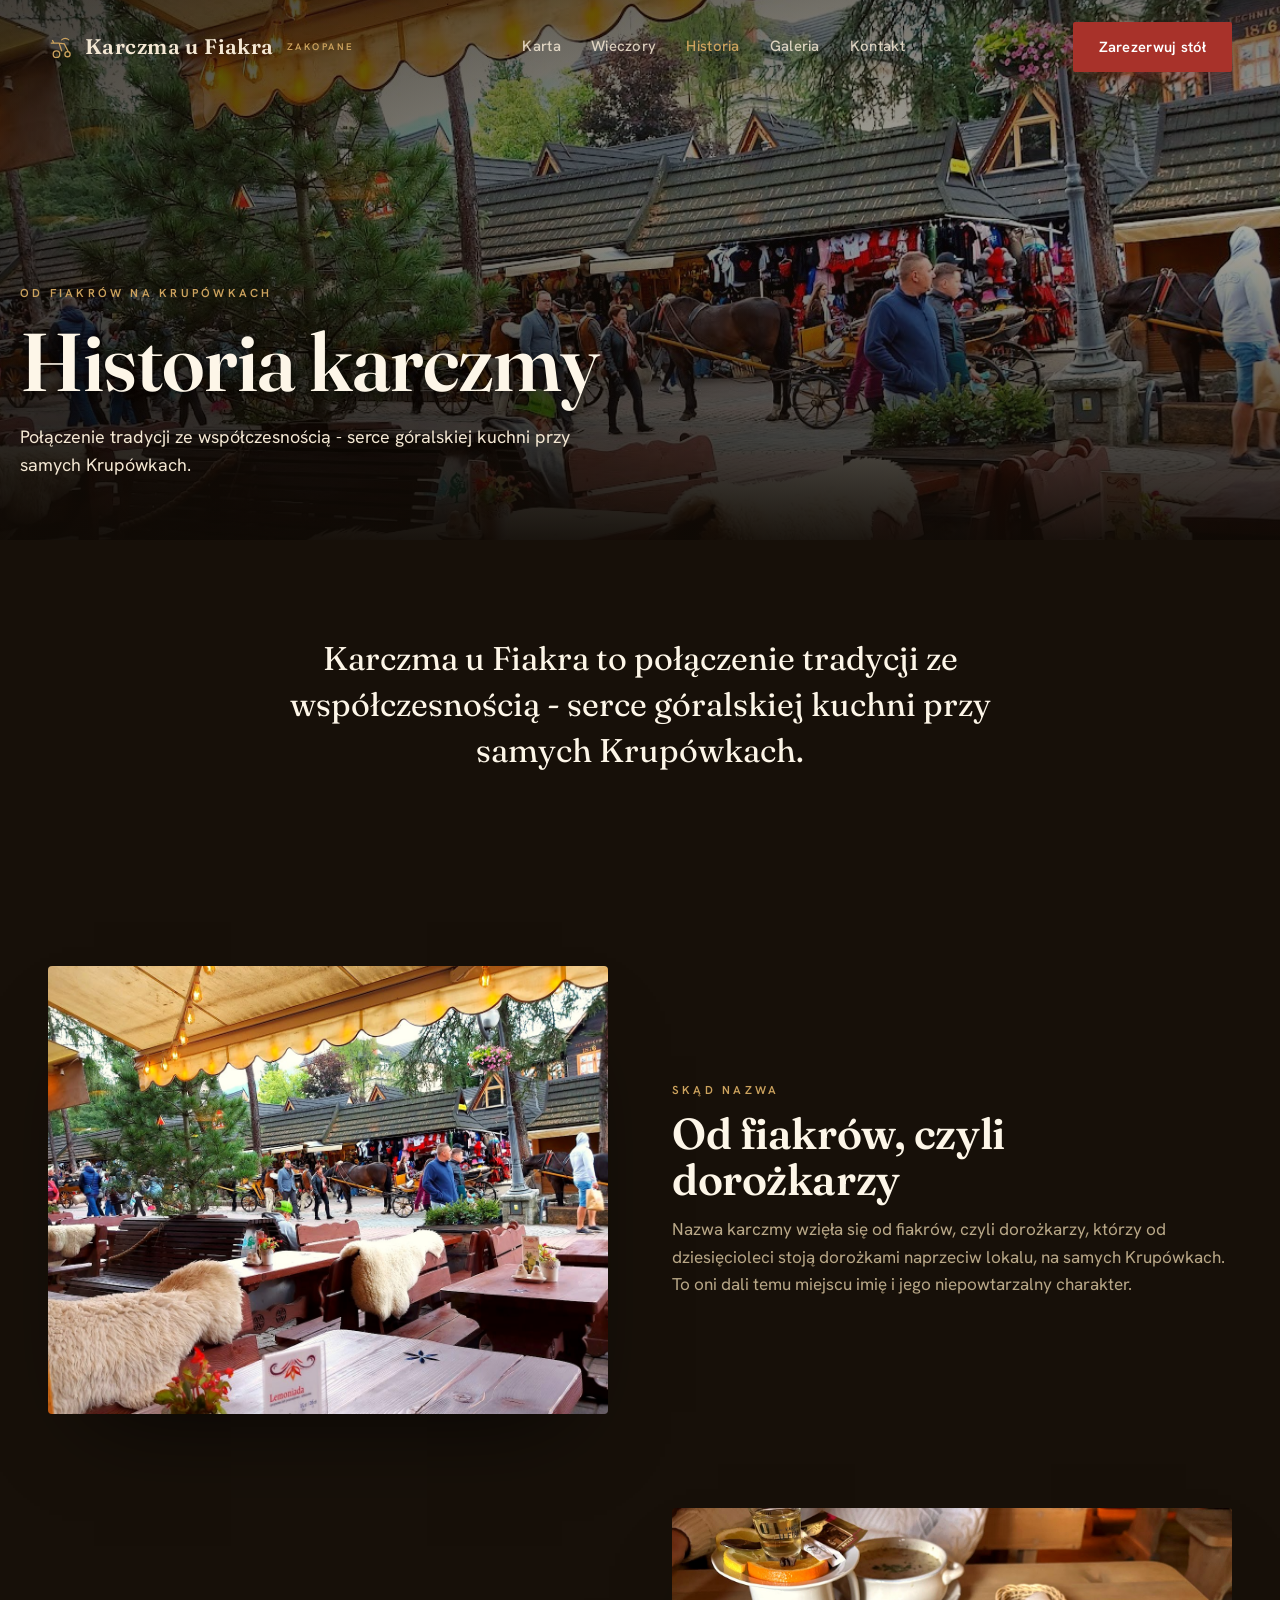
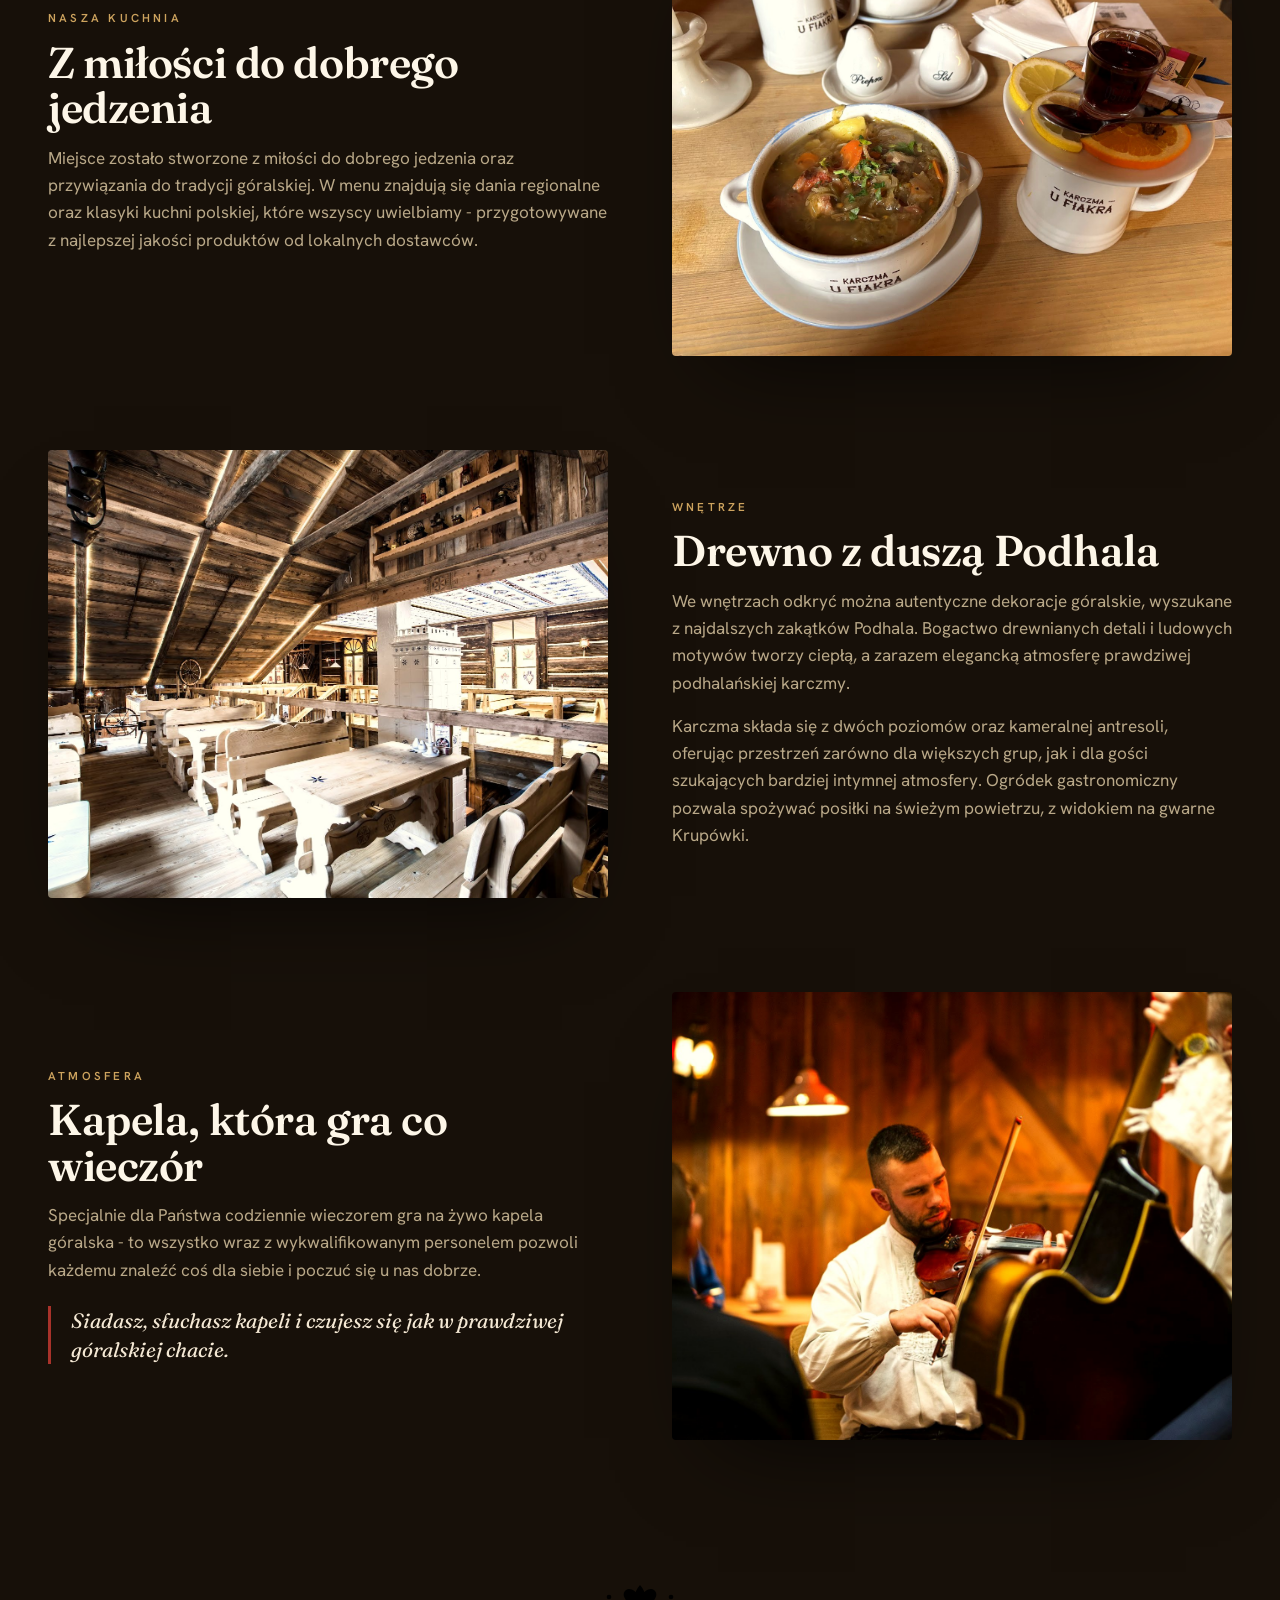
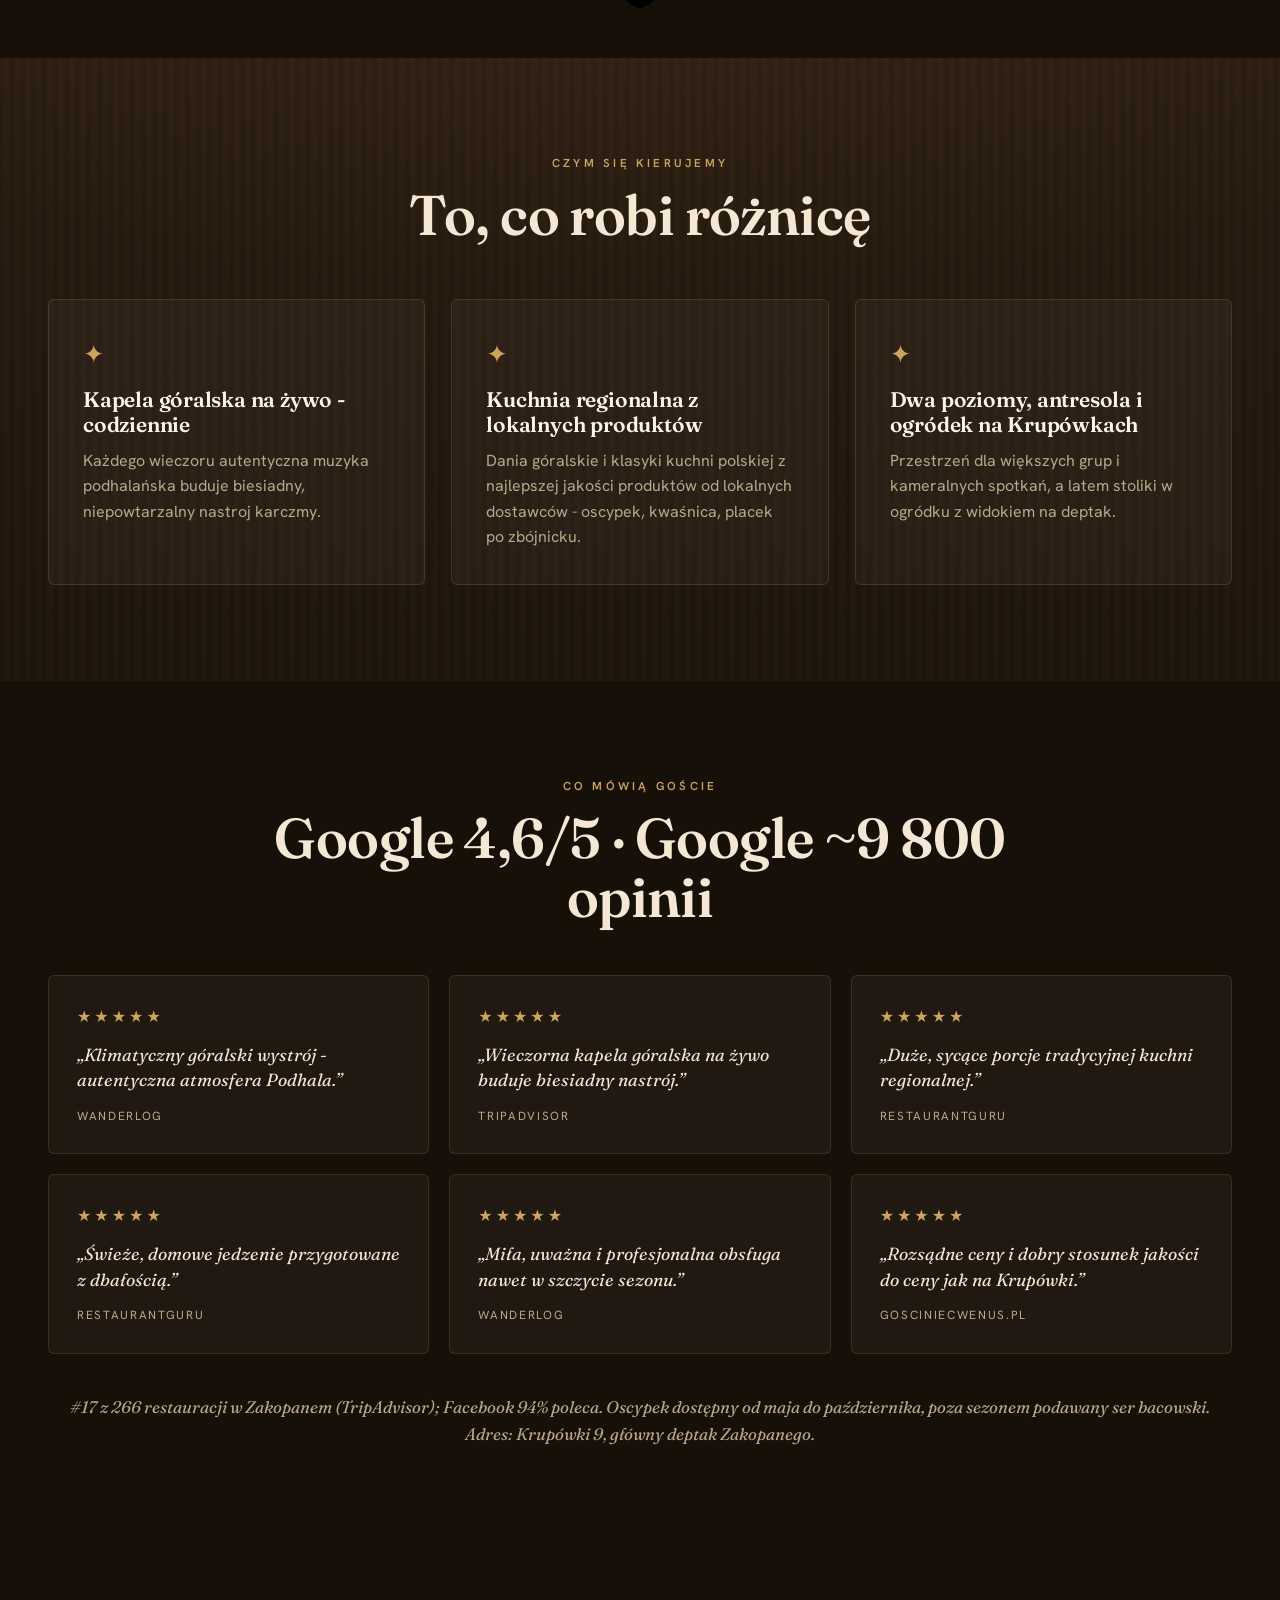
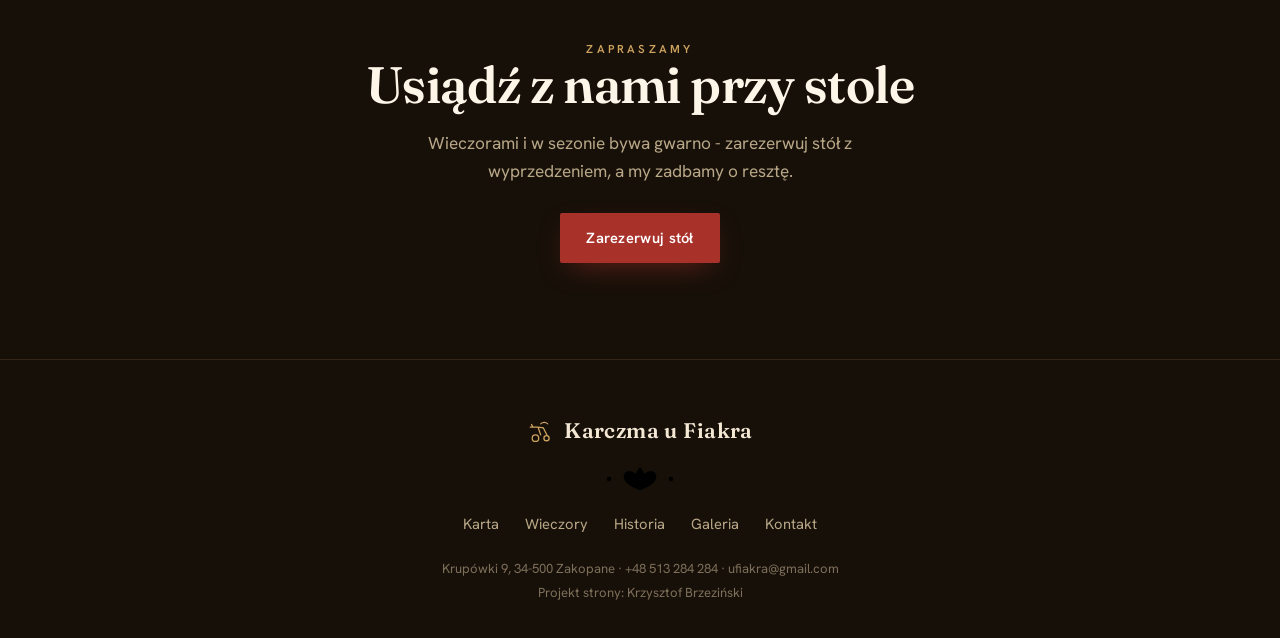
<file: historia.html>
<!DOCTYPE html>
<html lang="pl">
<head>
<meta charset="utf-8">
<meta name="viewport" content="width=device-width, initial-scale=1">
<title>Historia - Karczma u Fiakra · Zakopane</title>
<meta name="description" content="Historia Karczmy u Fiakra na Krupówkach: nazwa od fiakrów-dorożkarzy, góralska tradycja, drewniane wnętrza z dekoracjami z Podhala, dwa poziomy i kapela na żywo.">
<link rel="preconnect" href="https://fonts.googleapis.com"><link rel="preconnect" href="https://fonts.gstatic.com" crossorigin>
<link href="https://fonts.googleapis.com/css2?family=Fraunces:ital,opsz,wght@0,9..144,400;0,9..144,500;0,9..144,600;0,9..144,700;1,9..144,500&family=Hanken+Grotesk:wght@400;500;600;700&display=swap" rel="stylesheet">
<link rel="stylesheet" href="assets/style.css">
</head>
<body>
<svg width="0" height="0" style="position:absolute" aria-hidden="true"><defs>
<g id="parz">
  <line x1="2" y1="15" x2="74" y2="15"/><line x1="156" y1="15" x2="228" y2="15"/>
  <circle cx="84" cy="15" r="2.3"/><circle cx="146" cy="15" r="2.3"/>
  <path class="leaf" d="M115 3 C122 11,122 19,115 27 C108 19,108 11,115 3 Z"/>
  <path d="M115 26 C101 22,95 13,101 8 C105 5,111 9,115 15"/>
  <path d="M115 26 C129 22,135 13,129 8 C125 5,119 9,115 15"/>
</g></defs></svg>
<header id="hdr">
  <div class="wrap nav">
    <a href="index.html" class="brand"><svg class="mark" viewBox="0 0 40 40" aria-hidden="true"><g fill="none" stroke="currentColor" stroke-width="2" stroke-linecap="round"><circle cx="13" cy="31" r="5"/><circle cx="30" cy="31" r="4"/><path d="M5 14h12l4 12M17 14l8 1 6 12M9 14l-2-4"/><path d="M21 9c3-3 8-3 11 0" stroke-width="1.6"/></g></svg>Karczma u Fiakra<small>Zakopane</small></a>
    <nav class="nav-links"><a href="menu.html">Karta</a><a href="wieczory.html">Wieczory</a><a href="historia.html" class="active">Historia</a><a href="galeria.html">Galeria</a><a href="kontakt.html">Kontakt</a></nav>
    <a href="kontakt.html#rezerwacja" class="btn btn-red">Zarezerwuj stół</a>
    <button class="burger" id="burger" aria-label="Menu"><svg viewBox="0 0 24 24" fill="none" stroke="currentColor" stroke-width="2"><path d="M3 6h18M3 12h18M3 18h18"/></svg></button>
  </div>
</header>
<div class="mobile-menu" id="mob">
  <button class="close" id="mclose" aria-label="Zamknij"><svg width="30" height="30" viewBox="0 0 24 24" fill="none" stroke="currentColor" stroke-width="2"><path d="M5 5l14 14M19 5L5 19"/></svg></button>
  <a href="menu.html">Karta</a><a href="wieczory.html">Wieczory</a><a href="historia.html">Historia</a><a href="galeria.html">Galeria</a><a href="kontakt.html">Kontakt</a>
  <a href="kontakt.html#rezerwacja" class="btn btn-red">Zarezerwuj stół</a>
</div>
<section class="subhead">
  <div class="bg" style="background-image:url('assets/img/terrace.jpg')"></div>
  <div class="wrap inner">
    <div class="eyebrow reveal">Od fiakrów na Krupówkach</div><h1 class="reveal">Historia karczmy</h1><p class="reveal">Połączenie tradycji ze współczesnością - serce góralskiej kuchni przy samych Krupówkach.</p>
  </div>
</section>
<section class="sec dark"><div class="wrap prose reveal"><p class="lead-big">Karczma u Fiakra to połączenie tradycji ze współczesnością - serce góralskiej kuchni przy samych Krupówkach.</p></div></section>
<section class="sec dark"><div class="wrap">
<div class="feature reveal"><div class="feat-art"><img src="assets/img/terrace.jpg" alt="Od fiakrów, czyli dorożkarzy"></div>
      <div><div class="eyebrow">Skąd nazwa</div><h2>Od fiakrów, czyli dorożkarzy</h2><p>Nazwa karczmy wzięła się od fiakrów, czyli dorożkarzy, którzy od dziesięcioleci stoją dorożkami naprzeciw lokalu, na samych Krupówkach. To oni dali temu miejscu imię i jego niepowtarzalny charakter.</p></div></div><div class="feature rev reveal"><div class="feat-art"><img src="assets/img/feast.jpg" alt="Z miłości do dobrego jedzenia"></div>
      <div><div class="eyebrow">Nasza kuchnia</div><h2>Z miłości do dobrego jedzenia</h2><p>Miejsce zostało stworzone z miłości do dobrego jedzenia oraz przywiązania do tradycji góralskiej. W menu znajdują się dania regionalne oraz klasyki kuchni polskiej, które wszyscy uwielbiamy - przygotowywane z najlepszej jakości produktów od lokalnych dostawców.</p></div></div><div class="feature reveal"><div class="feat-art"><img src="assets/img/antresola.jpg" alt="Drewno z duszą Podhala"></div>
      <div><div class="eyebrow">Wnętrze</div><h2>Drewno z duszą Podhala</h2><p>We wnętrzach odkryć można autentyczne dekoracje góralskie, wyszukane z najdalszych zakątków Podhala. Bogactwo drewnianych detali i ludowych motywów tworzy ciepłą, a zarazem elegancką atmosferę prawdziwej podhalańskiej karczmy.</p><p>Karczma składa się z dwóch poziomów oraz kameralnej antresoli, oferując przestrzeń zarówno dla większych grup, jak i dla gości szukających bardziej intymnej atmosfery. Ogródek gastronomiczny pozwala spożywać posiłki na świeżym powietrzu, z widokiem na gwarne Krupówki.</p></div></div><div class="feature rev reveal"><div class="feat-art"><img src="assets/img/band.jpg" alt="Kapela, która gra co wieczór"></div>
      <div><div class="eyebrow">Atmosfera</div><h2>Kapela, która gra co wieczór</h2><p>Specjalnie dla Państwa codziennie wieczorem gra na żywo kapela góralska - to wszystko wraz z wykwalifikowanym personelem pozwoli każdemu znaleźć coś dla siebie i poczuć się u nas dobrze.</p><div class="quote">Siadasz, słuchasz kapeli i czujesz się jak w prawdziwej góralskiej chacie.</div></div></div>
</div></section>
<div class="divider on-dark"><svg class="parz" viewBox="0 0 230 30"><use href="#parz"/></svg></div>
<section class="sec wood-bg"><div class="wrap">
  <div class="sec-head center reveal"><div class="eyebrow">Czym się kierujemy</div><h2>To, co robi różnicę</h2></div>
  <div class="trio reveal"><div class="card"><div class="ic">✦</div><h3>Kapela góralska na żywo - codziennie</h3><p>Każdego wieczoru autentyczna muzyka podhalańska buduje biesiadny, niepowtarzalny nastroj karczmy.</p></div><div class="card"><div class="ic">✦</div><h3>Kuchnia regionalna z lokalnych produktów</h3><p>Dania góralskie i klasyki kuchni polskiej z najlepszej jakości produktów od lokalnych dostawców - oscypek, kwaśnica, placek po zbójnicku.</p></div><div class="card"><div class="ic">✦</div><h3>Dwa poziomy, antresola i ogródek na Krupówkach</h3><p>Przestrzeń dla większych grup i kameralnych spotkań, a latem stoliki w ogródku z widokiem na deptak.</p></div></div>
</div></section>
<section class="sec dark"><div class="wrap">
  <div class="sec-head center reveal"><div class="eyebrow">Co mówią goście</div><h2>Google 4,6/5 · Google ~9 800 opinii</h2></div>
  <div class="tmls reveal"><div class="tml"><div class="stars">★★★★★</div><p>„Klimatyczny góralski wystrój - autentyczna atmosfera Podhala.”</p><div class="src">Wanderlog</div></div><div class="tml"><div class="stars">★★★★★</div><p>„Wieczorna kapela góralska na żywo buduje biesiadny nastrój.”</p><div class="src">TripAdvisor</div></div><div class="tml"><div class="stars">★★★★★</div><p>„Duże, sycące porcje tradycyjnej kuchni regionalnej.”</p><div class="src">RestaurantGuru</div></div><div class="tml"><div class="stars">★★★★★</div><p>„Świeże, domowe jedzenie przygotowane z dbałością.”</p><div class="src">RestaurantGuru</div></div><div class="tml"><div class="stars">★★★★★</div><p>„Miła, uważna i profesjonalna obsługa nawet w szczycie sezonu.”</p><div class="src">Wanderlog</div></div><div class="tml"><div class="stars">★★★★★</div><p>„Rozsądne ceny i dobry stosunek jakości do ceny jak na Krupówki.”</p><div class="src">gosciniecwenus.pl</div></div></div>
  <p class="menu-note reveal" style="margin-top:40px">#17 z 266 restauracji w Zakopanem (TripAdvisor); Facebook 94% poleca. Oscypek dostępny od maja do października, poza sezonem podawany ser bacowski. Adres: Krupówki 9, główny deptak Zakopanego.</p>
</div></section>
<section class="sec dark cta-band"><div class="wrap reveal">
  <div class="eyebrow" style="text-align:center">Zapraszamy</div>
  <h2>Usiądź z nami przy stole</h2>
  <p>Wieczorami i w sezonie bywa gwarno - zarezerwuj stół z wyprzedzeniem, a my zadbamy o resztę.</p>
  <a href="kontakt.html#rezerwacja" class="btn btn-red">Zarezerwuj stół</a>
</div></section>
<footer><div class="wrap">
  <a href="index.html" class="brand"><svg class="mark" viewBox="0 0 40 40" aria-hidden="true"><g fill="none" stroke="currentColor" stroke-width="2" stroke-linecap="round"><circle cx="13" cy="31" r="5"/><circle cx="30" cy="31" r="4"/><path d="M5 14h12l4 12M17 14l8 1 6 12M9 14l-2-4"/><path d="M21 9c3-3 8-3 11 0" stroke-width="1.6"/></g></svg>Karczma u Fiakra</a>
  <svg class="parz" viewBox="0 0 230 30" style="margin:14px auto"><use href="#parz"/></svg>
  <div class="fnav"><a href="menu.html">Karta</a><a href="wieczory.html">Wieczory</a><a href="historia.html">Historia</a><a href="galeria.html">Galeria</a><a href="kontakt.html">Kontakt</a></div>
  <div class="copy">Krupówki 9, 34-500 Zakopane · +48 513 284 284 · ufiakra@gmail.com<br>Projekt strony: Krzysztof Brzeziński</div>
</div></footer>
<script src="assets/app.js"></script>
</body></html>
</file>
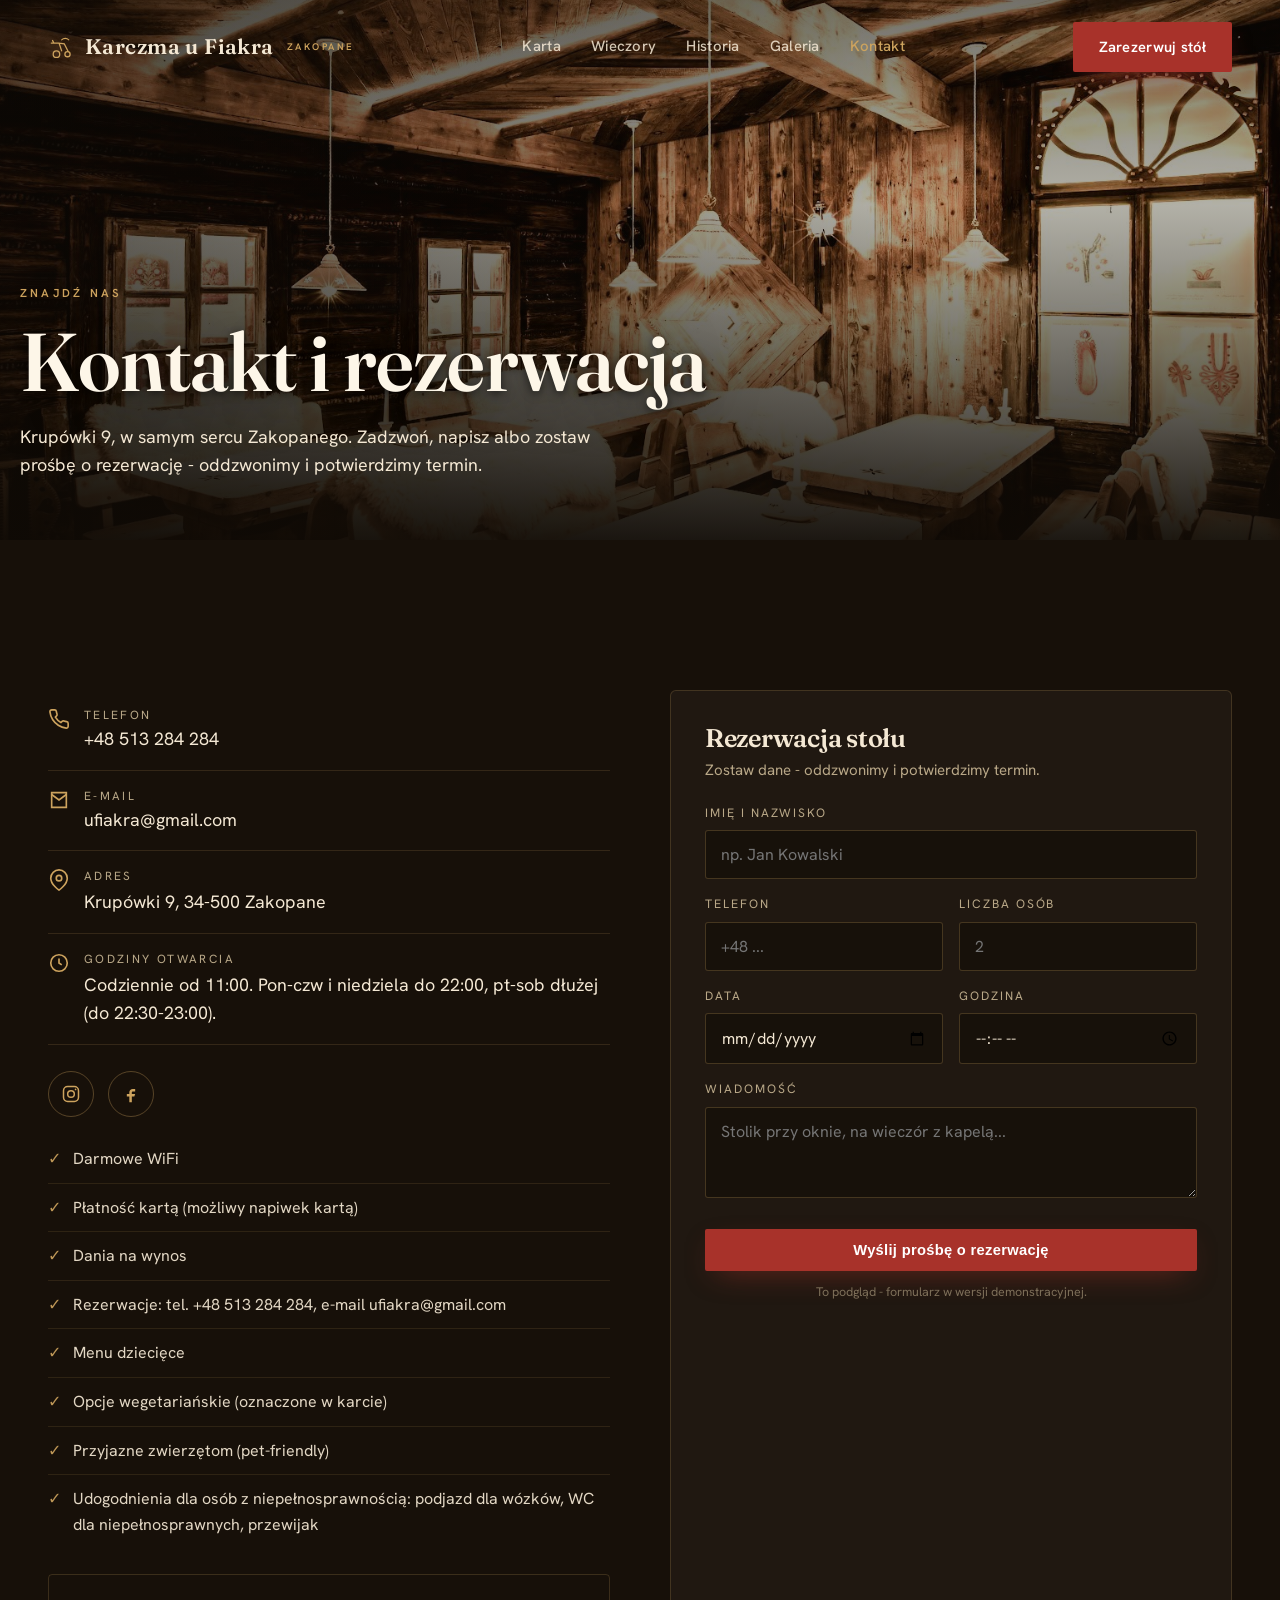
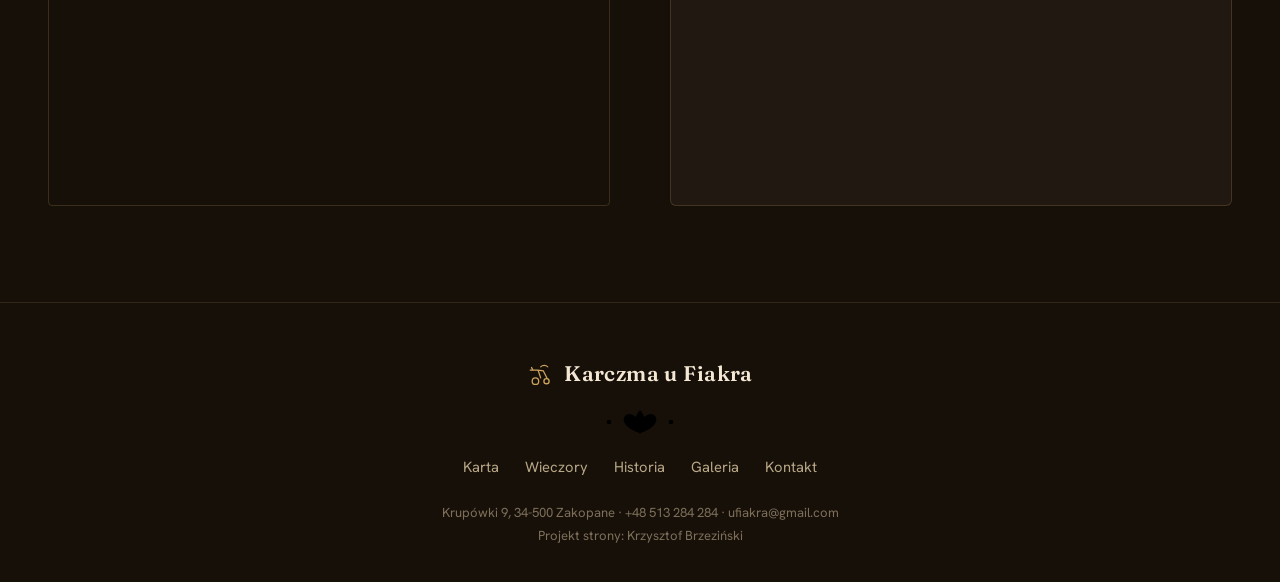
<file: kontakt.html>
<!DOCTYPE html>
<html lang="pl">
<head>
<meta charset="utf-8">
<meta name="viewport" content="width=device-width, initial-scale=1">
<title>Kontakt i rezerwacja - Karczma u Fiakra · Zakopane</title>
<meta name="description" content="Kontakt do Karczmy u Fiakra: Krupówki 9, 34-500 Zakopane, tel. +48 513 284 284. Rezerwacja stołu, mapa, godziny otwarcia, udogodnienia.">
<link rel="preconnect" href="https://fonts.googleapis.com"><link rel="preconnect" href="https://fonts.gstatic.com" crossorigin>
<link href="https://fonts.googleapis.com/css2?family=Fraunces:ital,opsz,wght@0,9..144,400;0,9..144,500;0,9..144,600;0,9..144,700;1,9..144,500&family=Hanken+Grotesk:wght@400;500;600;700&display=swap" rel="stylesheet">
<link rel="stylesheet" href="assets/style.css">
</head>
<body>
<svg width="0" height="0" style="position:absolute" aria-hidden="true"><defs>
<g id="parz">
  <line x1="2" y1="15" x2="74" y2="15"/><line x1="156" y1="15" x2="228" y2="15"/>
  <circle cx="84" cy="15" r="2.3"/><circle cx="146" cy="15" r="2.3"/>
  <path class="leaf" d="M115 3 C122 11,122 19,115 27 C108 19,108 11,115 3 Z"/>
  <path d="M115 26 C101 22,95 13,101 8 C105 5,111 9,115 15"/>
  <path d="M115 26 C129 22,135 13,129 8 C125 5,119 9,115 15"/>
</g></defs></svg>
<header id="hdr">
  <div class="wrap nav">
    <a href="index.html" class="brand"><svg class="mark" viewBox="0 0 40 40" aria-hidden="true"><g fill="none" stroke="currentColor" stroke-width="2" stroke-linecap="round"><circle cx="13" cy="31" r="5"/><circle cx="30" cy="31" r="4"/><path d="M5 14h12l4 12M17 14l8 1 6 12M9 14l-2-4"/><path d="M21 9c3-3 8-3 11 0" stroke-width="1.6"/></g></svg>Karczma u Fiakra<small>Zakopane</small></a>
    <nav class="nav-links"><a href="menu.html">Karta</a><a href="wieczory.html">Wieczory</a><a href="historia.html">Historia</a><a href="galeria.html">Galeria</a><a href="kontakt.html" class="active">Kontakt</a></nav>
    <a href="kontakt.html#rezerwacja" class="btn btn-red">Zarezerwuj stół</a>
    <button class="burger" id="burger" aria-label="Menu"><svg viewBox="0 0 24 24" fill="none" stroke="currentColor" stroke-width="2"><path d="M3 6h18M3 12h18M3 18h18"/></svg></button>
  </div>
</header>
<div class="mobile-menu" id="mob">
  <button class="close" id="mclose" aria-label="Zamknij"><svg width="30" height="30" viewBox="0 0 24 24" fill="none" stroke="currentColor" stroke-width="2"><path d="M5 5l14 14M19 5L5 19"/></svg></button>
  <a href="menu.html">Karta</a><a href="wieczory.html">Wieczory</a><a href="historia.html">Historia</a><a href="galeria.html">Galeria</a><a href="kontakt.html">Kontakt</a>
  <a href="kontakt.html#rezerwacja" class="btn btn-red">Zarezerwuj stół</a>
</div>
<section class="subhead">
  <div class="bg" style="background-image:url('assets/img/hero.jpg')"></div>
  <div class="wrap inner">
    <div class="eyebrow reveal">Znajdź nas</div><h1 class="reveal">Kontakt i rezerwacja</h1><p class="reveal">Krupówki 9, w samym sercu Zakopanego. Zadzwoń, napisz albo zostaw prośbę o rezerwację - oddzwonimy i potwierdzimy termin.</p>
  </div>
</section>
<section class="sec dark" id="rezerwacja"><div class="wrap">
  <div class="reserve">
    <div class="r-info reveal">
      <div class="line"><span class="ic"><svg width="22" height="22" viewBox="0 0 24 24" fill="none" stroke="currentColor" stroke-width="1.8"><path d="M22 16.92v3a2 2 0 01-2.18 2 19.79 19.79 0 01-8.63-3.07 19.5 19.5 0 01-6-6 19.79 19.79 0 01-3.07-8.67A2 2 0 014.11 2h3a2 2 0 012 1.72c.13.96.36 1.9.7 2.81a2 2 0 01-.45 2.11L8.09 9.91a16 16 0 006 6l1.27-1.27a2 2 0 012.11-.45c.9.34 1.85.57 2.81.7A2 2 0 0122 16.92z"/></svg></span><div><div class="lab">Telefon</div><a class="val" href="tel:+48513284284">+48 513 284 284</a></div></div>
      <div class="line"><span class="ic"><svg width="22" height="22" viewBox="0 0 24 24" fill="none" stroke="currentColor" stroke-width="1.8"><path d="M4 4h16v16H4z"/><path d="M4 6l8 6 8-6"/></svg></span><div><div class="lab">E-mail</div><a class="val" href="mailto:ufiakra@gmail.com">ufiakra@gmail.com</a></div></div>
      <div class="line"><span class="ic"><svg width="22" height="22" viewBox="0 0 24 24" fill="none" stroke="currentColor" stroke-width="1.8"><path d="M21 10c0 7-9 13-9 13s-9-6-9-13a9 9 0 0118 0z"/><circle cx="12" cy="10" r="3"/></svg></span><div><div class="lab">Adres</div><div class="val">Krupówki 9, 34-500 Zakopane</div></div></div>
      <div class="line"><span class="ic"><svg width="22" height="22" viewBox="0 0 24 24" fill="none" stroke="currentColor" stroke-width="1.8"><circle cx="12" cy="12" r="9"/><path d="M12 7v5l3 2"/></svg></span><div><div class="lab">Godziny otwarcia</div><div class="val">Codziennie od 11:00. Pon-czw i niedziela do 22:00, pt-sob dłużej (do 22:30-23:00).</div></div></div>
      <div class="socials">
        <a href="https://www.instagram.com/karczma_u_fiakra/" target="_blank" rel="noopener" aria-label="Instagram"><svg width="20" height="20" viewBox="0 0 24 24" fill="none" stroke="currentColor" stroke-width="1.8"><rect x="3" y="3" width="18" height="18" rx="5"/><circle cx="12" cy="12" r="4"/><circle cx="17.5" cy="6.5" r="1" fill="currentColor" stroke="none"/></svg></a>
        <a href="https://www.facebook.com/karczmaufiakra/" target="_blank" rel="noopener" aria-label="Facebook"><svg width="20" height="20" viewBox="0 0 24 24" fill="currentColor"><path d="M14 9h3V6h-3c-2.2 0-4 1.8-4 4v2H7v3h3v7h3v-7h3l1-3h-4v-2c0-.6.4-1 1-1z"/></svg></a>
      </div>
      <ul class="facts-list reveal"><li>Darmowe WiFi</li><li>Płatność kartą (możliwy napiwek kartą)</li><li>Dania na wynos</li><li>Rezerwacje: tel. +48 513 284 284, e-mail ufiakra@gmail.com</li><li>Menu dziecięce</li><li>Opcje wegetariańskie (oznaczone w karcie)</li><li>Przyjazne zwierzętom (pet-friendly)</li><li>Udogodnienia dla osób z niepełnosprawnością: podjazd dla wózków, WC dla niepełnosprawnych, przewijak</li></ul>
      <div class="r-map"><iframe loading="lazy" src="https://maps.google.com/maps?q=49.2957662,19.9504311&z=16&output=embed" title="Mapa - Karczma u Fiakra"></iframe></div>
    </div>
    <form class="form reveal" onsubmit="return false">
      <h3>Rezerwacja stołu</h3><p class="sub">Zostaw dane - oddzwonimy i potwierdzimy termin.</p>
      <div class="field"><label>Imię i nazwisko</label><input type="text" placeholder="np. Jan Kowalski"></div>
      <div class="row2"><div class="field"><label>Telefon</label><input type="tel" placeholder="+48 ..."></div><div class="field"><label>Liczba osób</label><input type="number" min="1" placeholder="2"></div></div>
      <div class="row2"><div class="field"><label>Data</label><input type="date"></div><div class="field"><label>Godzina</label><input type="time"></div></div>
      <div class="field"><label>Wiadomość</label><textarea rows="3" placeholder="Stolik przy oknie, na wieczór z kapelą..."></textarea></div>
      <button class="btn btn-red">Wyślij prośbę o rezerwację</button>
      <p class="hint">To podgląd - formularz w wersji demonstracyjnej.</p>
    </form>
  </div>
</div></section>
<footer><div class="wrap">
  <a href="index.html" class="brand"><svg class="mark" viewBox="0 0 40 40" aria-hidden="true"><g fill="none" stroke="currentColor" stroke-width="2" stroke-linecap="round"><circle cx="13" cy="31" r="5"/><circle cx="30" cy="31" r="4"/><path d="M5 14h12l4 12M17 14l8 1 6 12M9 14l-2-4"/><path d="M21 9c3-3 8-3 11 0" stroke-width="1.6"/></g></svg>Karczma u Fiakra</a>
  <svg class="parz" viewBox="0 0 230 30" style="margin:14px auto"><use href="#parz"/></svg>
  <div class="fnav"><a href="menu.html">Karta</a><a href="wieczory.html">Wieczory</a><a href="historia.html">Historia</a><a href="galeria.html">Galeria</a><a href="kontakt.html">Kontakt</a></div>
  <div class="copy">Krupówki 9, 34-500 Zakopane · +48 513 284 284 · ufiakra@gmail.com<br>Projekt strony: Krzysztof Brzeziński</div>
</div></footer>
<script src="assets/app.js"></script>
</body></html>
</file>
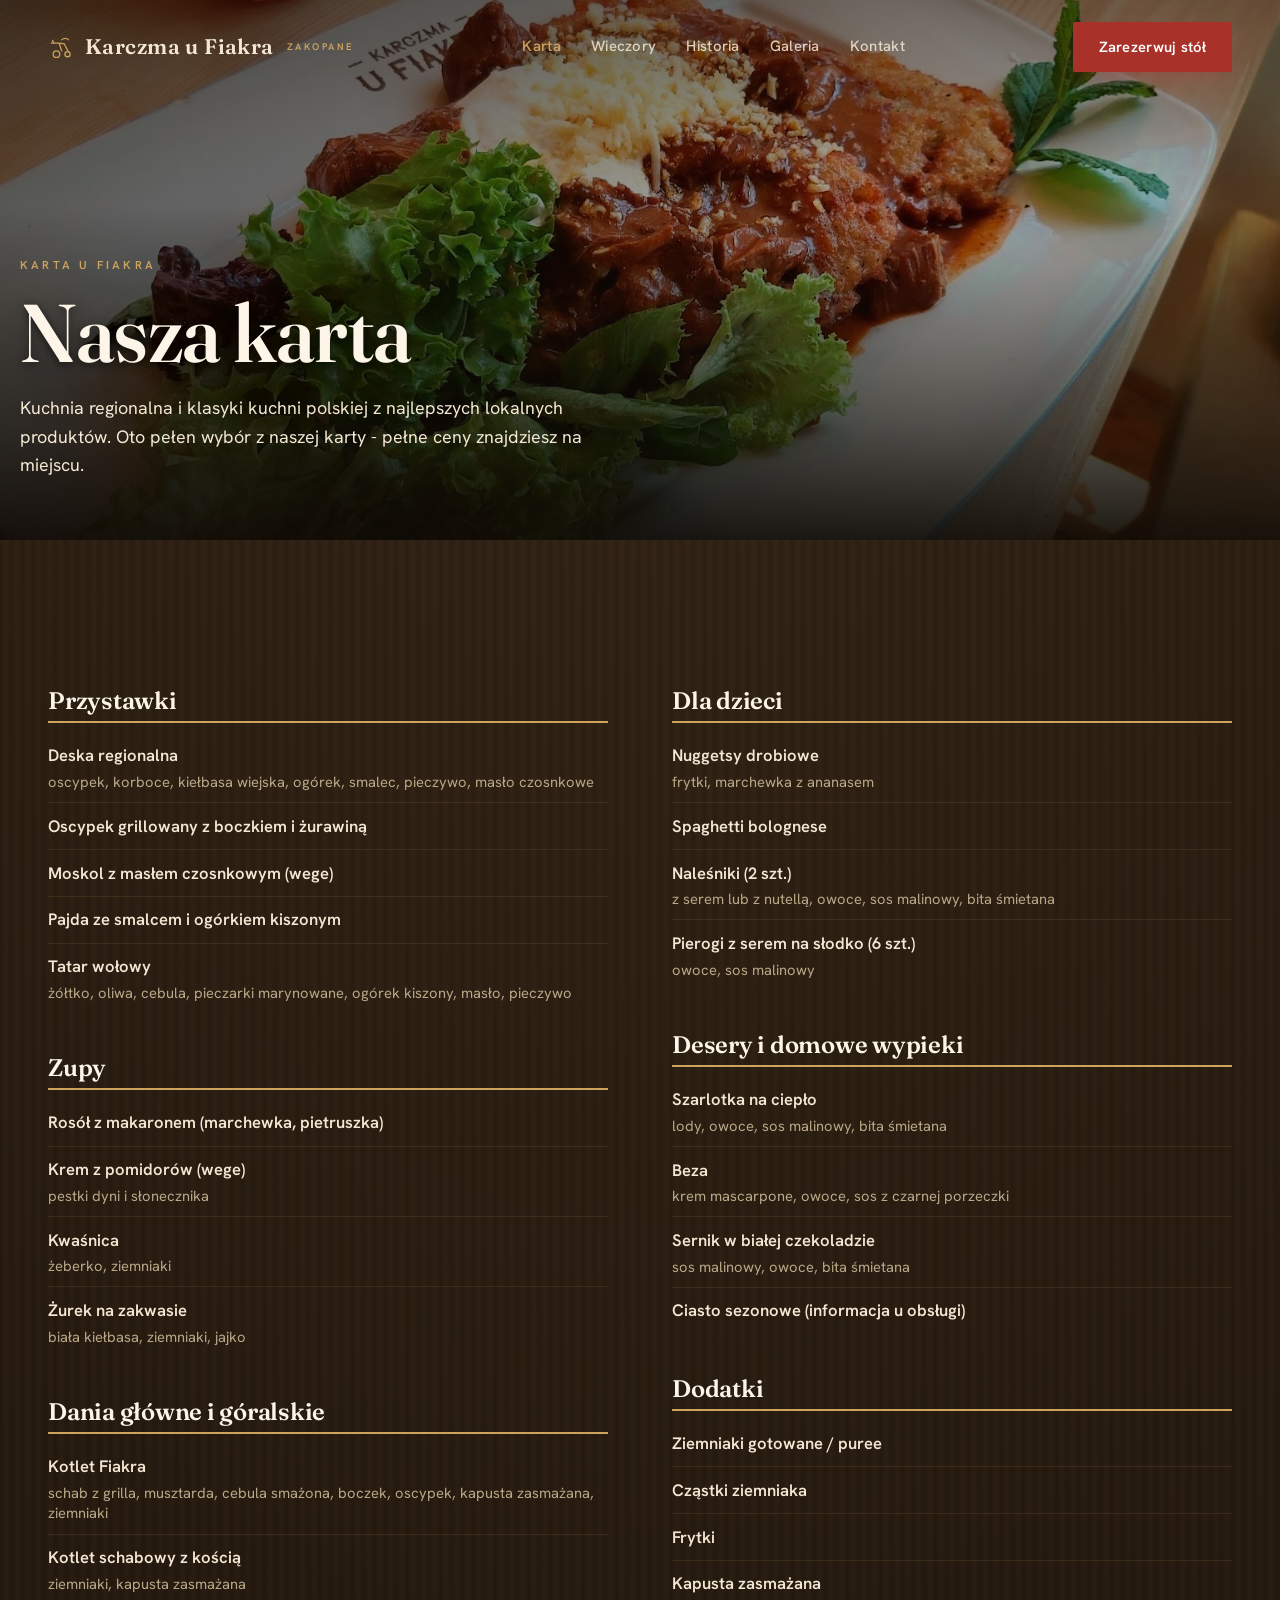
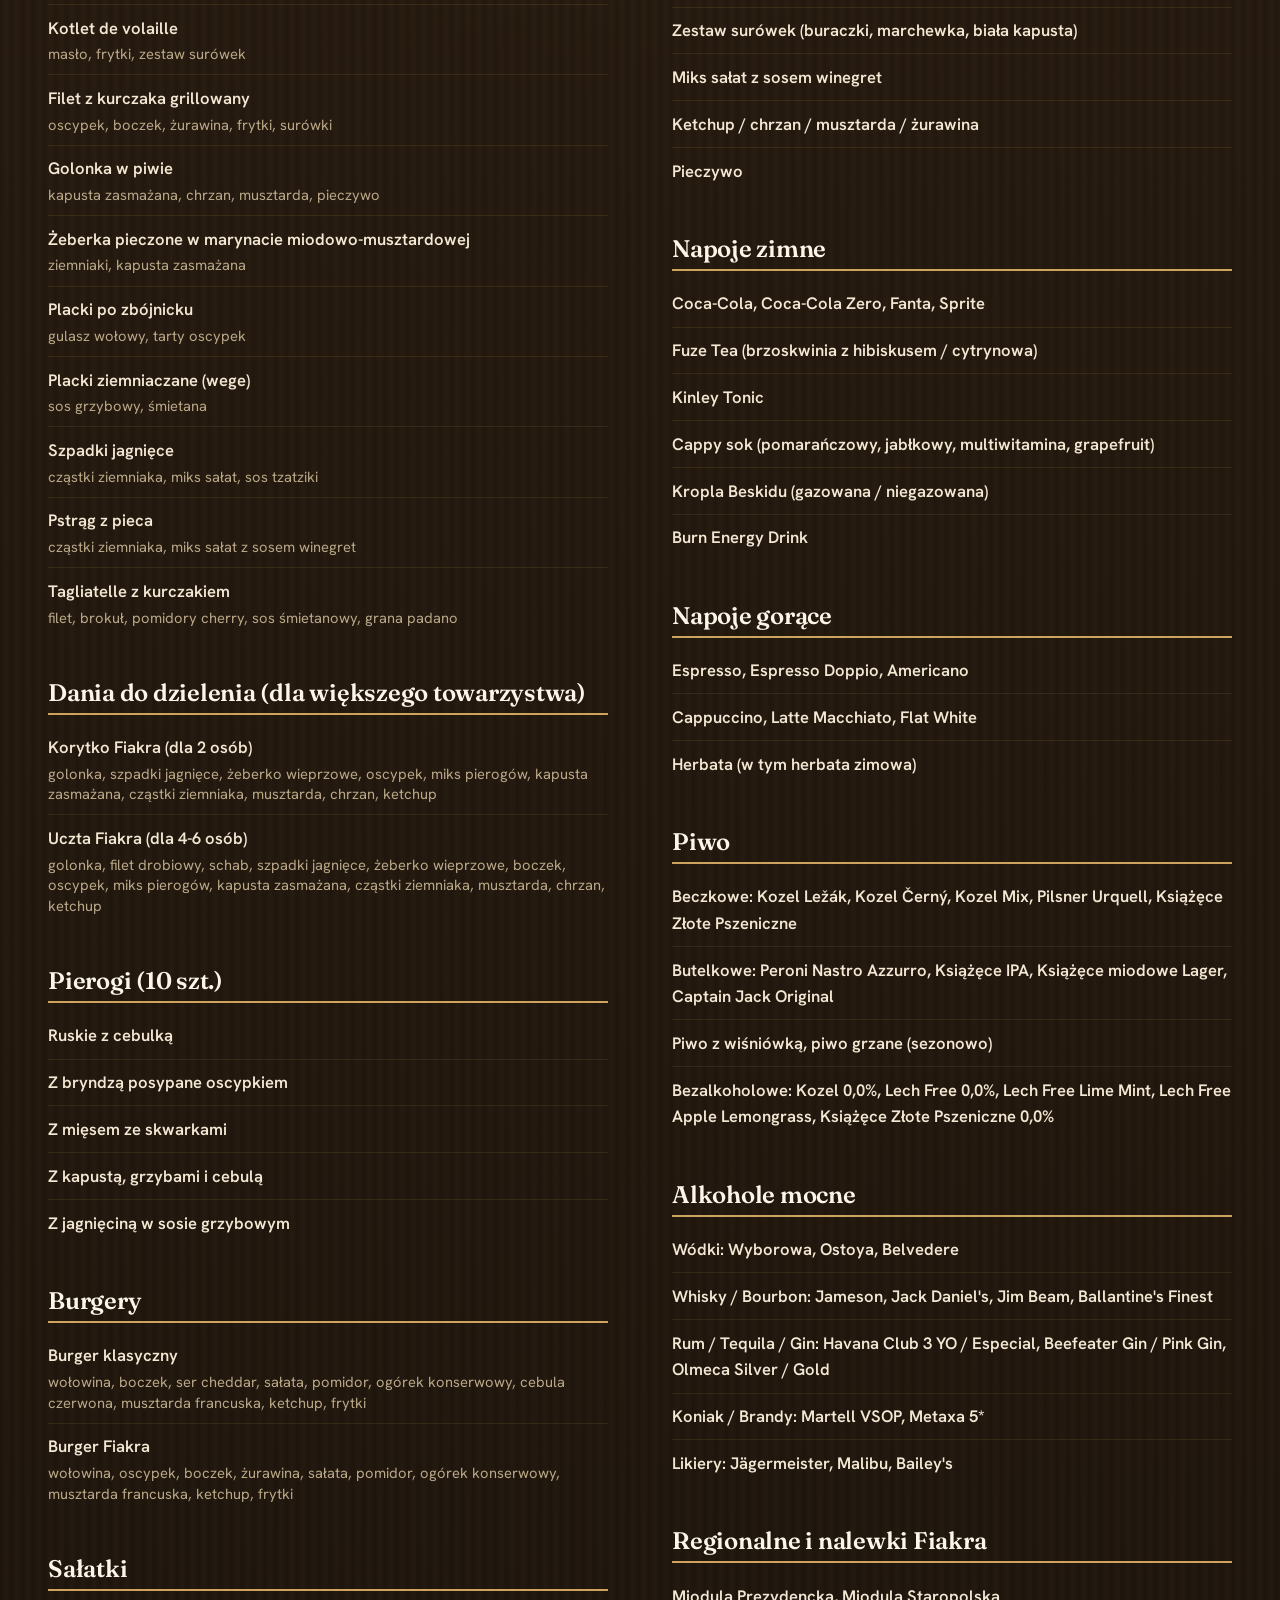
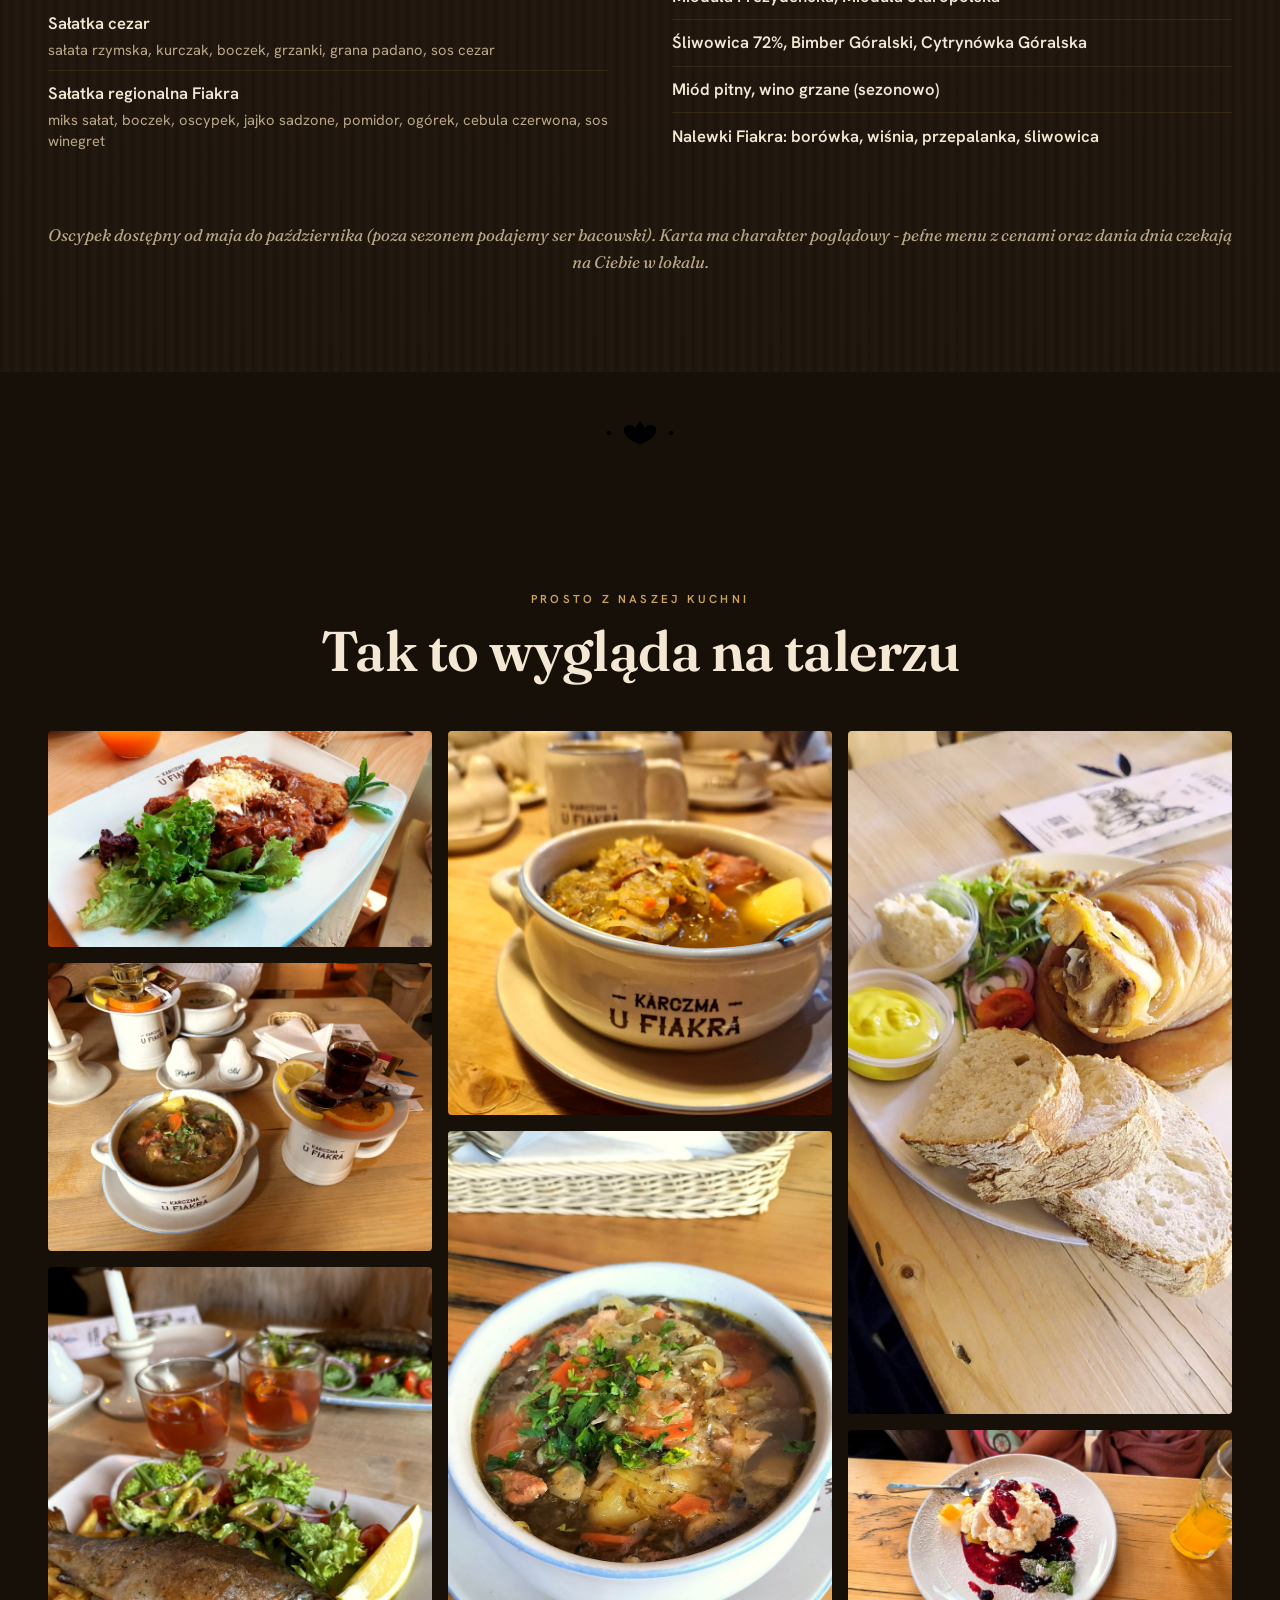
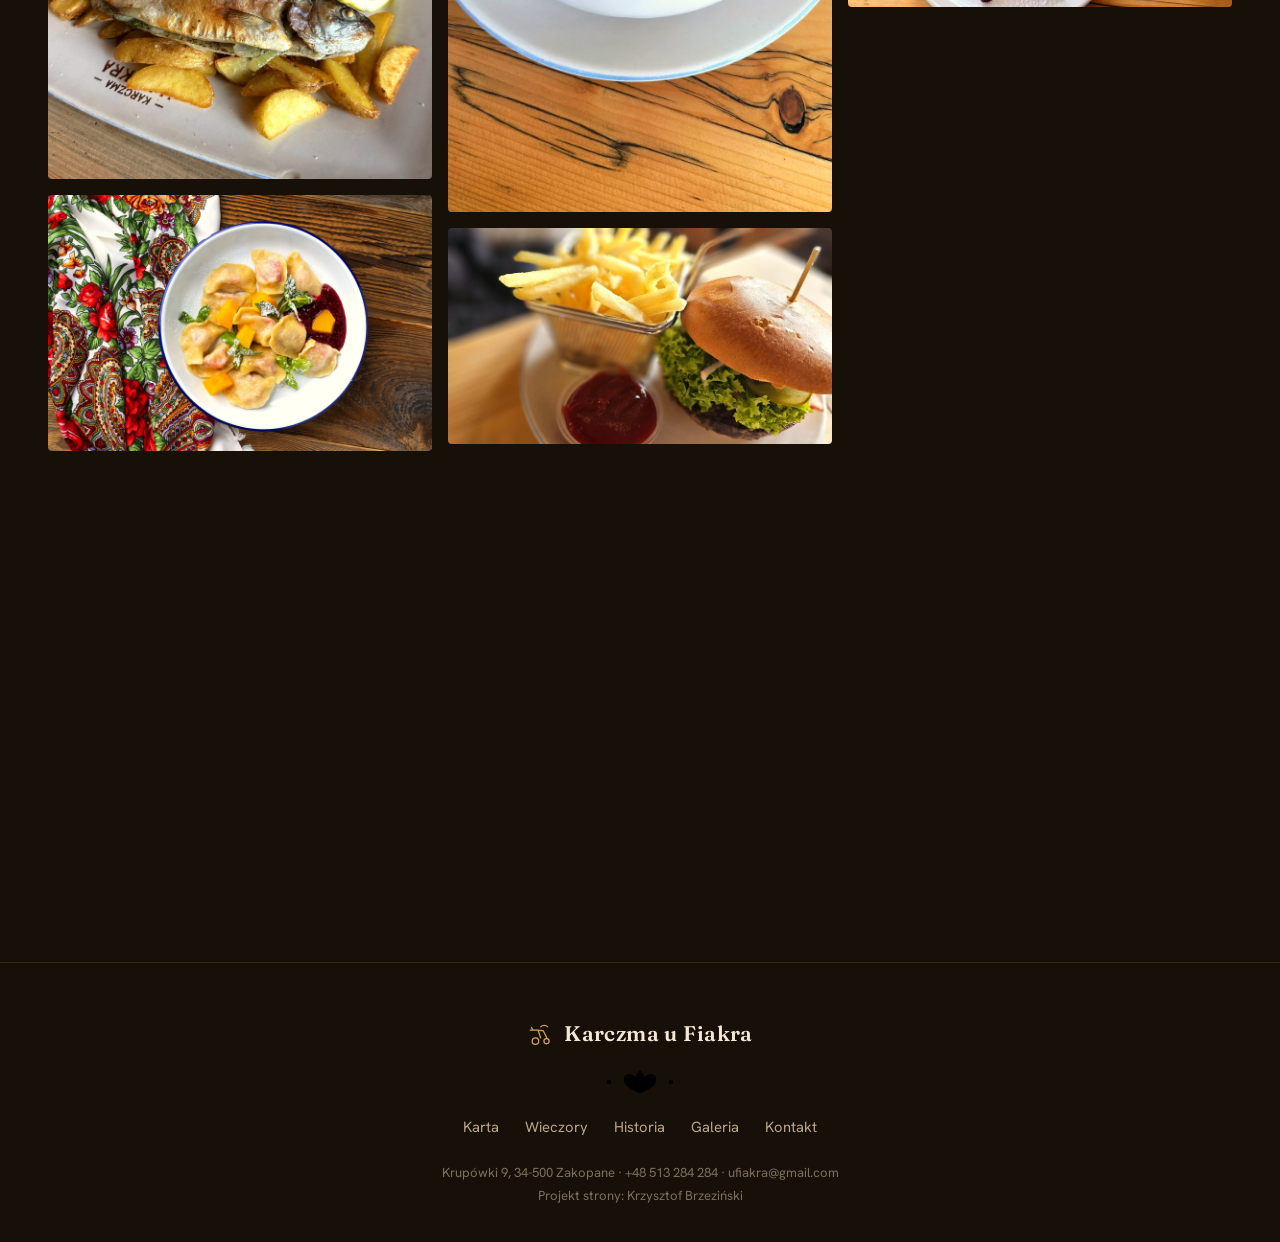
<file: menu.html>
<!DOCTYPE html>
<html lang="pl">
<head>
<meta charset="utf-8">
<meta name="viewport" content="width=device-width, initial-scale=1">
<title>Karta - Karczma u Fiakra · Zakopane</title>
<meta name="description" content="Karta Karczmy u Fiakra: przystawki, zupy regionalne, dania góralskie (Kotlet Fiakra, placek po zbójnicku), pierogi, burgery, desery, piwa i nalewki Fiakra.">
<link rel="preconnect" href="https://fonts.googleapis.com"><link rel="preconnect" href="https://fonts.gstatic.com" crossorigin>
<link href="https://fonts.googleapis.com/css2?family=Fraunces:ital,opsz,wght@0,9..144,400;0,9..144,500;0,9..144,600;0,9..144,700;1,9..144,500&family=Hanken+Grotesk:wght@400;500;600;700&display=swap" rel="stylesheet">
<link rel="stylesheet" href="assets/style.css">
</head>
<body>
<svg width="0" height="0" style="position:absolute" aria-hidden="true"><defs>
<g id="parz">
  <line x1="2" y1="15" x2="74" y2="15"/><line x1="156" y1="15" x2="228" y2="15"/>
  <circle cx="84" cy="15" r="2.3"/><circle cx="146" cy="15" r="2.3"/>
  <path class="leaf" d="M115 3 C122 11,122 19,115 27 C108 19,108 11,115 3 Z"/>
  <path d="M115 26 C101 22,95 13,101 8 C105 5,111 9,115 15"/>
  <path d="M115 26 C129 22,135 13,129 8 C125 5,119 9,115 15"/>
</g></defs></svg>
<header id="hdr">
  <div class="wrap nav">
    <a href="index.html" class="brand"><svg class="mark" viewBox="0 0 40 40" aria-hidden="true"><g fill="none" stroke="currentColor" stroke-width="2" stroke-linecap="round"><circle cx="13" cy="31" r="5"/><circle cx="30" cy="31" r="4"/><path d="M5 14h12l4 12M17 14l8 1 6 12M9 14l-2-4"/><path d="M21 9c3-3 8-3 11 0" stroke-width="1.6"/></g></svg>Karczma u Fiakra<small>Zakopane</small></a>
    <nav class="nav-links"><a href="menu.html" class="active">Karta</a><a href="wieczory.html">Wieczory</a><a href="historia.html">Historia</a><a href="galeria.html">Galeria</a><a href="kontakt.html">Kontakt</a></nav>
    <a href="kontakt.html#rezerwacja" class="btn btn-red">Zarezerwuj stół</a>
    <button class="burger" id="burger" aria-label="Menu"><svg viewBox="0 0 24 24" fill="none" stroke="currentColor" stroke-width="2"><path d="M3 6h18M3 12h18M3 18h18"/></svg></button>
  </div>
</header>
<div class="mobile-menu" id="mob">
  <button class="close" id="mclose" aria-label="Zamknij"><svg width="30" height="30" viewBox="0 0 24 24" fill="none" stroke="currentColor" stroke-width="2"><path d="M5 5l14 14M19 5L5 19"/></svg></button>
  <a href="menu.html">Karta</a><a href="wieczory.html">Wieczory</a><a href="historia.html">Historia</a><a href="galeria.html">Galeria</a><a href="kontakt.html">Kontakt</a>
  <a href="kontakt.html#rezerwacja" class="btn btn-red">Zarezerwuj stół</a>
</div>
<section class="subhead">
  <div class="bg" style="background-image:url('assets/img/placek.jpg')"></div>
  <div class="wrap inner">
    <div class="eyebrow reveal">Karta u Fiakra</div><h1 class="reveal">Nasza karta</h1><p class="reveal">Kuchnia regionalna i klasyki kuchni polskiej z najlepszych lokalnych produktów. Oto pełen wybór z naszej karty - pełne ceny znajdziesz na miejscu.</p>
  </div>
</section>
<section class="sec wood-bg"><div class="wrap">
  <div class="karta"><div class="kcat reveal"><h3>Przystawki</h3><ul><li><span class="mi-n">Deska regionalna</span><span class="mi-d">oscypek, korboce, kiełbasa wiejska, ogórek, smalec, pieczywo, masło czosnkowe</span></li><li><span class="mi-n">Oscypek grillowany z boczkiem i żurawiną</span></li><li><span class="mi-n">Moskol z masłem czosnkowym (wege)</span></li><li><span class="mi-n">Pajda ze smalcem i ogórkiem kiszonym</span></li><li><span class="mi-n">Tatar wołowy</span><span class="mi-d">żółtko, oliwa, cebula, pieczarki marynowane, ogórek kiszony, masło, pieczywo</span></li></ul></div>
<div class="kcat reveal"><h3>Zupy</h3><ul><li><span class="mi-n">Rosół z makaronem (marchewka, pietruszka)</span></li><li><span class="mi-n">Krem z pomidorów (wege)</span><span class="mi-d">pestki dyni i słonecznika</span></li><li><span class="mi-n">Kwaśnica</span><span class="mi-d">żeberko, ziemniaki</span></li><li><span class="mi-n">Żurek na zakwasie</span><span class="mi-d">biała kiełbasa, ziemniaki, jajko</span></li></ul></div>
<div class="kcat reveal"><h3>Dania główne i góralskie</h3><ul><li><span class="mi-n">Kotlet Fiakra</span><span class="mi-d">schab z grilla, musztarda, cebula smażona, boczek, oscypek, kapusta zasmażana, ziemniaki</span></li><li><span class="mi-n">Kotlet schabowy z kością</span><span class="mi-d">ziemniaki, kapusta zasmażana</span></li><li><span class="mi-n">Kotlet de volaille</span><span class="mi-d">masło, frytki, zestaw surówek</span></li><li><span class="mi-n">Filet z kurczaka grillowany</span><span class="mi-d">oscypek, boczek, żurawina, frytki, surówki</span></li><li><span class="mi-n">Golonka w piwie</span><span class="mi-d">kapusta zasmażana, chrzan, musztarda, pieczywo</span></li><li><span class="mi-n">Żeberka pieczone w marynacie miodowo-musztardowej</span><span class="mi-d">ziemniaki, kapusta zasmażana</span></li><li><span class="mi-n">Placki po zbójnicku</span><span class="mi-d">gulasz wołowy, tarty oscypek</span></li><li><span class="mi-n">Placki ziemniaczane (wege)</span><span class="mi-d">sos grzybowy, śmietana</span></li><li><span class="mi-n">Szpadki jagnięce</span><span class="mi-d">cząstki ziemniaka, miks sałat, sos tzatziki</span></li><li><span class="mi-n">Pstrąg z pieca</span><span class="mi-d">cząstki ziemniaka, miks sałat z sosem winegret</span></li><li><span class="mi-n">Tagliatelle z kurczakiem</span><span class="mi-d">filet, brokuł, pomidory cherry, sos śmietanowy, grana padano</span></li></ul></div>
<div class="kcat reveal"><h3>Dania do dzielenia (dla większego towarzystwa)</h3><ul><li><span class="mi-n">Korytko Fiakra (dla 2 osób)</span><span class="mi-d">golonka, szpadki jagnięce, żeberko wieprzowe, oscypek, miks pierogów, kapusta zasmażana, cząstki ziemniaka, musztarda, chrzan, ketchup</span></li><li><span class="mi-n">Uczta Fiakra (dla 4-6 osób)</span><span class="mi-d">golonka, filet drobiowy, schab, szpadki jagnięce, żeberko wieprzowe, boczek, oscypek, miks pierogów, kapusta zasmażana, cząstki ziemniaka, musztarda, chrzan, ketchup</span></li></ul></div>
<div class="kcat reveal"><h3>Pierogi (10 szt.)</h3><ul><li><span class="mi-n">Ruskie z cebulką</span></li><li><span class="mi-n">Z bryndzą posypane oscypkiem</span></li><li><span class="mi-n">Z mięsem ze skwarkami</span></li><li><span class="mi-n">Z kapustą, grzybami i cebulą</span></li><li><span class="mi-n">Z jagnięciną w sosie grzybowym</span></li></ul></div>
<div class="kcat reveal"><h3>Burgery</h3><ul><li><span class="mi-n">Burger klasyczny</span><span class="mi-d">wołowina, boczek, ser cheddar, sałata, pomidor, ogórek konserwowy, cebula czerwona, musztarda francuska, ketchup, frytki</span></li><li><span class="mi-n">Burger Fiakra</span><span class="mi-d">wołowina, oscypek, boczek, żurawina, sałata, pomidor, ogórek konserwowy, musztarda francuska, ketchup, frytki</span></li></ul></div>
<div class="kcat reveal"><h3>Sałatki</h3><ul><li><span class="mi-n">Sałatka cezar</span><span class="mi-d">sałata rzymska, kurczak, boczek, grzanki, grana padano, sos cezar</span></li><li><span class="mi-n">Sałatka regionalna Fiakra</span><span class="mi-d">miks sałat, boczek, oscypek, jajko sadzone, pomidor, ogórek, cebula czerwona, sos winegret</span></li></ul></div>
<div class="kcat reveal"><h3>Dla dzieci</h3><ul><li><span class="mi-n">Nuggetsy drobiowe</span><span class="mi-d">frytki, marchewka z ananasem</span></li><li><span class="mi-n">Spaghetti bolognese</span></li><li><span class="mi-n">Naleśniki (2 szt.)</span><span class="mi-d">z serem lub z nutellą, owoce, sos malinowy, bita śmietana</span></li><li><span class="mi-n">Pierogi z serem na słodko (6 szt.)</span><span class="mi-d">owoce, sos malinowy</span></li></ul></div>
<div class="kcat reveal"><h3>Desery i domowe wypieki</h3><ul><li><span class="mi-n">Szarlotka na ciepło</span><span class="mi-d">lody, owoce, sos malinowy, bita śmietana</span></li><li><span class="mi-n">Beza</span><span class="mi-d">krem mascarpone, owoce, sos z czarnej porzeczki</span></li><li><span class="mi-n">Sernik w białej czekoladzie</span><span class="mi-d">sos malinowy, owoce, bita śmietana</span></li><li><span class="mi-n">Ciasto sezonowe (informacja u obsługi)</span></li></ul></div>
<div class="kcat reveal"><h3>Dodatki</h3><ul><li><span class="mi-n">Ziemniaki gotowane / puree</span></li><li><span class="mi-n">Cząstki ziemniaka</span></li><li><span class="mi-n">Frytki</span></li><li><span class="mi-n">Kapusta zasmażana</span></li><li><span class="mi-n">Zestaw surówek (buraczki, marchewka, biała kapusta)</span></li><li><span class="mi-n">Miks sałat z sosem winegret</span></li><li><span class="mi-n">Ketchup / chrzan / musztarda / żurawina</span></li><li><span class="mi-n">Pieczywo</span></li></ul></div>
<div class="kcat reveal"><h3>Napoje zimne</h3><ul><li><span class="mi-n">Coca-Cola, Coca-Cola Zero, Fanta, Sprite</span></li><li><span class="mi-n">Fuze Tea (brzoskwinia z hibiskusem / cytrynowa)</span></li><li><span class="mi-n">Kinley Tonic</span></li><li><span class="mi-n">Cappy sok (pomarańczowy, jabłkowy, multiwitamina, grapefruit)</span></li><li><span class="mi-n">Kropla Beskidu (gazowana / niegazowana)</span></li><li><span class="mi-n">Burn Energy Drink</span></li></ul></div>
<div class="kcat reveal"><h3>Napoje gorące</h3><ul><li><span class="mi-n">Espresso, Espresso Doppio, Americano</span></li><li><span class="mi-n">Cappuccino, Latte Macchiato, Flat White</span></li><li><span class="mi-n">Herbata (w tym herbata zimowa)</span></li></ul></div>
<div class="kcat reveal"><h3>Piwo</h3><ul><li><span class="mi-n">Beczkowe: Kozel Ležák, Kozel Černý, Kozel Mix, Pilsner Urquell, Książęce Złote Pszeniczne</span></li><li><span class="mi-n">Butelkowe: Peroni Nastro Azzurro, Książęce IPA, Książęce miodowe Lager, Captain Jack Original</span></li><li><span class="mi-n">Piwo z wiśniówką, piwo grzane (sezonowo)</span></li><li><span class="mi-n">Bezalkoholowe: Kozel 0,0%, Lech Free 0,0%, Lech Free Lime Mint, Lech Free Apple Lemongrass, Książęce Złote Pszeniczne 0,0%</span></li></ul></div>
<div class="kcat reveal"><h3>Alkohole mocne</h3><ul><li><span class="mi-n">Wódki: Wyborowa, Ostoya, Belvedere</span></li><li><span class="mi-n">Whisky / Bourbon: Jameson, Jack Daniel's, Jim Beam, Ballantine's Finest</span></li><li><span class="mi-n">Rum / Tequila / Gin: Havana Club 3 YO / Especial, Beefeater Gin / Pink Gin, Olmeca Silver / Gold</span></li><li><span class="mi-n">Koniak / Brandy: Martell VSOP, Metaxa 5*</span></li><li><span class="mi-n">Likiery: Jägermeister, Malibu, Bailey's</span></li></ul></div>
<div class="kcat reveal"><h3>Regionalne i nalewki Fiakra</h3><ul><li><span class="mi-n">Miodula Prezydencka, Miodula Staropolska</span></li><li><span class="mi-n">Śliwowica 72%, Bimber Góralski, Cytrynówka Góralska</span></li><li><span class="mi-n">Miód pitny, wino grzane (sezonowo)</span></li><li><span class="mi-n">Nalewki Fiakra: borówka, wiśnia, przepalanka, śliwowica</span></li></ul></div>
</div>
  <p class="menu-note reveal" style="margin-top:20px">Oscypek dostępny od maja do października (poza sezonem podajemy ser bacowski). Karta ma charakter poglądowy - pełne menu z cenami oraz dania dnia czekają na Ciebie w lokalu.</p>
</div></section>
<div class="divider on-dark"><svg class="parz" viewBox="0 0 230 30"><use href="#parz"/></svg></div>
<section class="sec dark"><div class="wrap">
  <div class="sec-head center reveal"><div class="eyebrow">Prosto z naszej kuchni</div><h2>Tak to wygląda na talerzu</h2></div>
  <div class="gal reveal"><figure><img src="assets/img/placek.jpg" alt="" loading="lazy"></figure><figure><img src="assets/img/feast.jpg" alt="" loading="lazy"></figure><figure><img src="assets/img/trout.jpg" alt="" loading="lazy"></figure><figure><img src="assets/img/pierogi.jpg" alt="" loading="lazy"></figure><figure><img src="assets/img/kwasnica.jpg" alt="" loading="lazy"></figure><figure><img src="assets/img/goulash.jpg" alt="" loading="lazy"></figure><figure><img src="assets/img/burger.jpg" alt="" loading="lazy"></figure><figure><img src="assets/img/moskole.jpg" alt="" loading="lazy"></figure><figure><img src="assets/img/dessert.jpg" alt="" loading="lazy"></figure></div>
</div></section>
<section class="sec dark cta-band"><div class="wrap reveal">
  <div class="eyebrow" style="text-align:center">Zapraszamy</div>
  <h2>Usiądź z nami przy stole</h2>
  <p>Wieczorami i w sezonie bywa gwarno - zarezerwuj stół z wyprzedzeniem, a my zadbamy o resztę.</p>
  <a href="kontakt.html#rezerwacja" class="btn btn-red">Zarezerwuj stół</a>
</div></section>
<footer><div class="wrap">
  <a href="index.html" class="brand"><svg class="mark" viewBox="0 0 40 40" aria-hidden="true"><g fill="none" stroke="currentColor" stroke-width="2" stroke-linecap="round"><circle cx="13" cy="31" r="5"/><circle cx="30" cy="31" r="4"/><path d="M5 14h12l4 12M17 14l8 1 6 12M9 14l-2-4"/><path d="M21 9c3-3 8-3 11 0" stroke-width="1.6"/></g></svg>Karczma u Fiakra</a>
  <svg class="parz" viewBox="0 0 230 30" style="margin:14px auto"><use href="#parz"/></svg>
  <div class="fnav"><a href="menu.html">Karta</a><a href="wieczory.html">Wieczory</a><a href="historia.html">Historia</a><a href="galeria.html">Galeria</a><a href="kontakt.html">Kontakt</a></div>
  <div class="copy">Krupówki 9, 34-500 Zakopane · +48 513 284 284 · ufiakra@gmail.com<br>Projekt strony: Krzysztof Brzeziński</div>
</div></footer>
<script src="assets/app.js"></script>
</body></html>
</file>
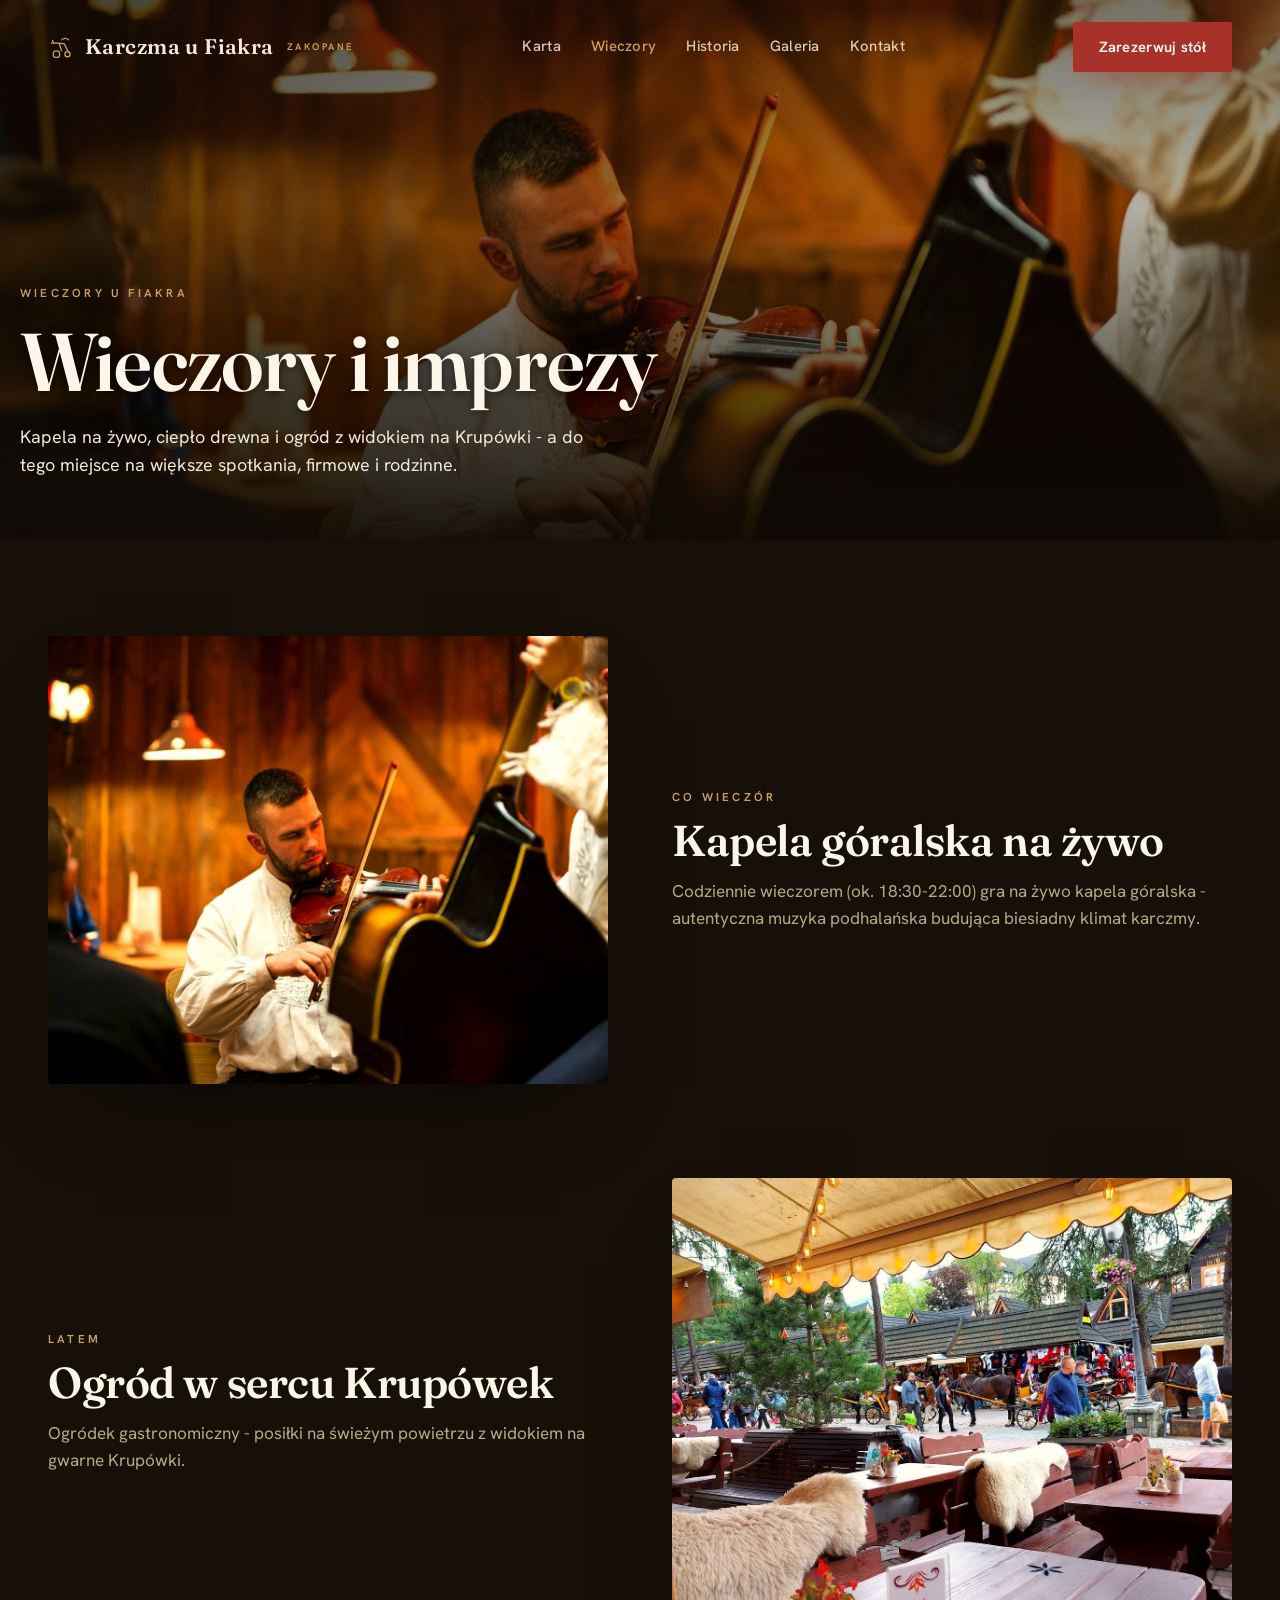
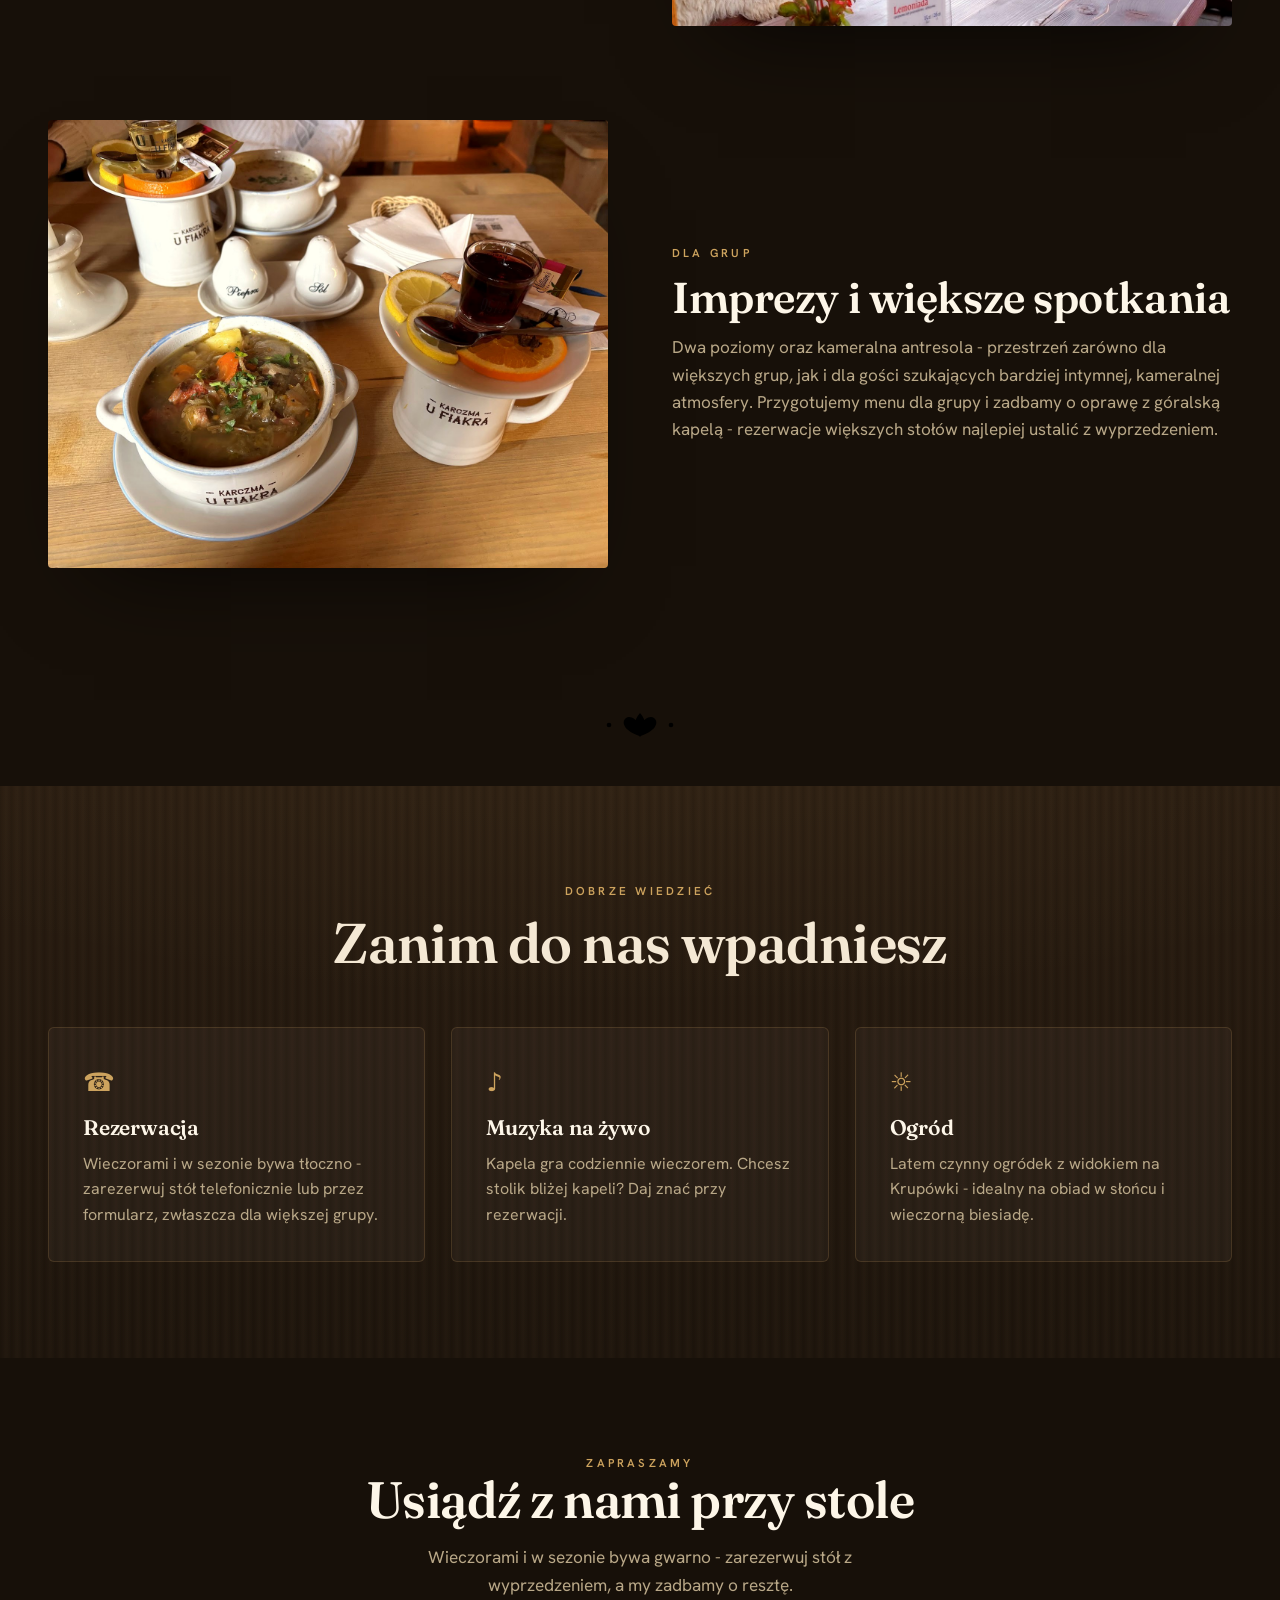
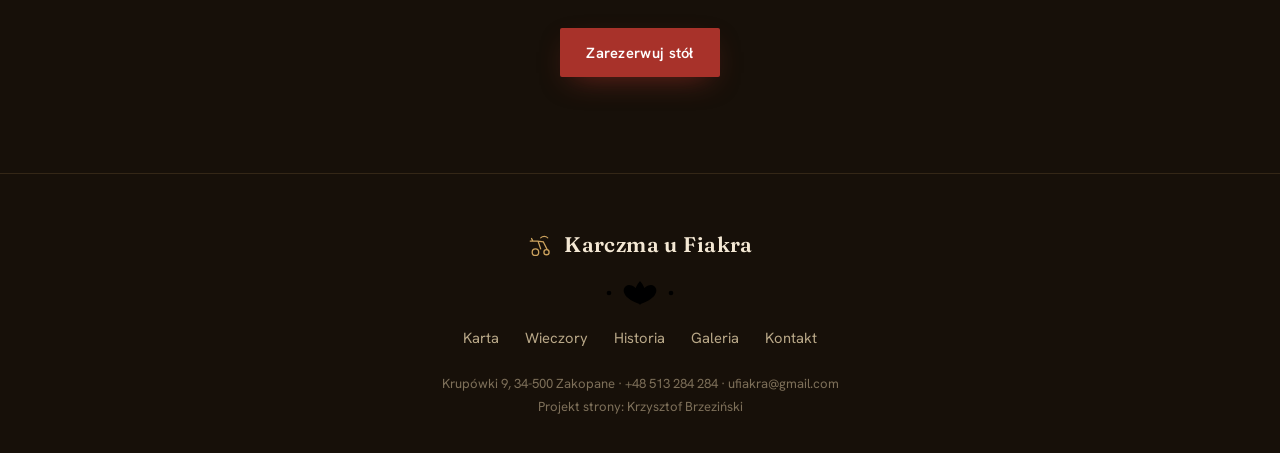
<file: wieczory.html>
<!DOCTYPE html>
<html lang="pl">
<head>
<meta charset="utf-8">
<meta name="viewport" content="width=device-width, initial-scale=1">
<title>Wieczory i imprezy - Karczma u Fiakra · Zakopane</title>
<meta name="description" content="Wieczory u Fiakra: kapela góralska na żywo codziennie, ogród na Krupówkach oraz imprezy i większe spotkania w góralskim klimacie.">
<link rel="preconnect" href="https://fonts.googleapis.com"><link rel="preconnect" href="https://fonts.gstatic.com" crossorigin>
<link href="https://fonts.googleapis.com/css2?family=Fraunces:ital,opsz,wght@0,9..144,400;0,9..144,500;0,9..144,600;0,9..144,700;1,9..144,500&family=Hanken+Grotesk:wght@400;500;600;700&display=swap" rel="stylesheet">
<link rel="stylesheet" href="assets/style.css">
</head>
<body>
<svg width="0" height="0" style="position:absolute" aria-hidden="true"><defs>
<g id="parz">
  <line x1="2" y1="15" x2="74" y2="15"/><line x1="156" y1="15" x2="228" y2="15"/>
  <circle cx="84" cy="15" r="2.3"/><circle cx="146" cy="15" r="2.3"/>
  <path class="leaf" d="M115 3 C122 11,122 19,115 27 C108 19,108 11,115 3 Z"/>
  <path d="M115 26 C101 22,95 13,101 8 C105 5,111 9,115 15"/>
  <path d="M115 26 C129 22,135 13,129 8 C125 5,119 9,115 15"/>
</g></defs></svg>
<header id="hdr">
  <div class="wrap nav">
    <a href="index.html" class="brand"><svg class="mark" viewBox="0 0 40 40" aria-hidden="true"><g fill="none" stroke="currentColor" stroke-width="2" stroke-linecap="round"><circle cx="13" cy="31" r="5"/><circle cx="30" cy="31" r="4"/><path d="M5 14h12l4 12M17 14l8 1 6 12M9 14l-2-4"/><path d="M21 9c3-3 8-3 11 0" stroke-width="1.6"/></g></svg>Karczma u Fiakra<small>Zakopane</small></a>
    <nav class="nav-links"><a href="menu.html">Karta</a><a href="wieczory.html" class="active">Wieczory</a><a href="historia.html">Historia</a><a href="galeria.html">Galeria</a><a href="kontakt.html">Kontakt</a></nav>
    <a href="kontakt.html#rezerwacja" class="btn btn-red">Zarezerwuj stół</a>
    <button class="burger" id="burger" aria-label="Menu"><svg viewBox="0 0 24 24" fill="none" stroke="currentColor" stroke-width="2"><path d="M3 6h18M3 12h18M3 18h18"/></svg></button>
  </div>
</header>
<div class="mobile-menu" id="mob">
  <button class="close" id="mclose" aria-label="Zamknij"><svg width="30" height="30" viewBox="0 0 24 24" fill="none" stroke="currentColor" stroke-width="2"><path d="M5 5l14 14M19 5L5 19"/></svg></button>
  <a href="menu.html">Karta</a><a href="wieczory.html">Wieczory</a><a href="historia.html">Historia</a><a href="galeria.html">Galeria</a><a href="kontakt.html">Kontakt</a>
  <a href="kontakt.html#rezerwacja" class="btn btn-red">Zarezerwuj stół</a>
</div>
<section class="subhead">
  <div class="bg" style="background-image:url('assets/img/band.jpg')"></div>
  <div class="wrap inner">
    <div class="eyebrow reveal">Wieczory u Fiakra</div><h1 class="reveal">Wieczory i imprezy</h1><p class="reveal">Kapela na żywo, ciepło drewna i ogród z widokiem na Krupówki - a do tego miejsce na większe spotkania, firmowe i rodzinne.</p>
  </div>
</section>
<section class="sec dark"><div class="wrap">
<div class="feature reveal"><div class="feat-art"><img src="assets/img/band.jpg" alt="Kapela góralska na żywo"></div>
      <div><div class="eyebrow">Co wieczór</div><h2>Kapela góralska na żywo</h2><p>Codziennie wieczorem (ok. 18:30-22:00) gra na żywo kapela góralska - autentyczna muzyka podhalańska budująca biesiadny klimat karczmy.</p></div></div><div class="feature rev reveal"><div class="feat-art"><img src="assets/img/terrace.jpg" alt="Ogród w sercu Krupówek"></div>
      <div><div class="eyebrow">Latem</div><h2>Ogród w sercu Krupówek</h2><p>Ogródek gastronomiczny - posiłki na świeżym powietrzu z widokiem na gwarne Krupówki.</p></div></div><div class="feature reveal"><div class="feat-art"><img src="assets/img/feast.jpg" alt="Imprezy i większe spotkania"></div>
      <div><div class="eyebrow">Dla grup</div><h2>Imprezy i większe spotkania</h2><p>Dwa poziomy oraz kameralna antresola - przestrzeń zarówno dla większych grup, jak i dla gości szukających bardziej intymnej, kameralnej atmosfery. Przygotujemy menu dla grupy i zadbamy o oprawę z góralską kapelą - rezerwacje większych stołów najlepiej ustalić z wyprzedzeniem.</p></div></div>
</div></section>
<div class="divider on-dark"><svg class="parz" viewBox="0 0 230 30"><use href="#parz"/></svg></div>
<section class="sec wood-bg"><div class="wrap">
  <div class="sec-head center reveal"><div class="eyebrow">Dobrze wiedzieć</div><h2>Zanim do nas wpadniesz</h2></div>
  <div class="trio reveal">
    <div class="card"><div class="ic">☎</div><h3>Rezerwacja</h3><p>Wieczorami i w sezonie bywa tłoczno - zarezerwuj stół telefonicznie lub przez formularz, zwłaszcza dla większej grupy.</p></div>
    <div class="card"><div class="ic">♪</div><h3>Muzyka na żywo</h3><p>Kapela gra codziennie wieczorem. Chcesz stolik bliżej kapeli? Daj znać przy rezerwacji.</p></div>
    <div class="card"><div class="ic">☼</div><h3>Ogród</h3><p>Latem czynny ogródek z widokiem na Krupówki - idealny na obiad w słońcu i wieczorną biesiadę.</p></div>
  </div>
</div></section>
<section class="sec dark cta-band"><div class="wrap reveal">
  <div class="eyebrow" style="text-align:center">Zapraszamy</div>
  <h2>Usiądź z nami przy stole</h2>
  <p>Wieczorami i w sezonie bywa gwarno - zarezerwuj stół z wyprzedzeniem, a my zadbamy o resztę.</p>
  <a href="kontakt.html#rezerwacja" class="btn btn-red">Zarezerwuj stół</a>
</div></section>
<footer><div class="wrap">
  <a href="index.html" class="brand"><svg class="mark" viewBox="0 0 40 40" aria-hidden="true"><g fill="none" stroke="currentColor" stroke-width="2" stroke-linecap="round"><circle cx="13" cy="31" r="5"/><circle cx="30" cy="31" r="4"/><path d="M5 14h12l4 12M17 14l8 1 6 12M9 14l-2-4"/><path d="M21 9c3-3 8-3 11 0" stroke-width="1.6"/></g></svg>Karczma u Fiakra</a>
  <svg class="parz" viewBox="0 0 230 30" style="margin:14px auto"><use href="#parz"/></svg>
  <div class="fnav"><a href="menu.html">Karta</a><a href="wieczory.html">Wieczory</a><a href="historia.html">Historia</a><a href="galeria.html">Galeria</a><a href="kontakt.html">Kontakt</a></div>
  <div class="copy">Krupówki 9, 34-500 Zakopane · +48 513 284 284 · ufiakra@gmail.com<br>Projekt strony: Krzysztof Brzeziński</div>
</div></footer>
<script src="assets/app.js"></script>
</body></html>
</file>
<file: assets/style.css>
:root{
  --ink:#171009;        /* najciemniejsze drewno/tło */
  --ink-2:#1f160d;
  --wood:#2a1d11;       /* ciepłe drewno */
  --wood-2:#3a2817;
  --cream:#f4e8d4;      /* ciepły kremowy tekst/sekcje jasne */
  --cream-2:#efe0c8;
  --paper:#f7eedd;      /* jasna sekcja (karta/historia) */
  --gold:#cda35e;       /* mosiądz/akcent ciepły */
  --gold-d:#b1873f;
  --red:#a8322a;        /* góralska czerwień (parzenica) */
  --red-d:#8a261f;
  --muted:#b9a888;
  --muted-d:#7d6f59;
  --maxw:1240px;
  --head:'Fraunces',Georgia,serif;
  --body:'Hanken Grotesk',-apple-system,system-ui,sans-serif;
}
*{box-sizing:border-box;margin:0;padding:0}
html{scroll-behavior:smooth}
body{font-family:var(--body);background:var(--ink);color:var(--cream);line-height:1.6;-webkit-font-smoothing:antialiased;overflow-x:hidden}
img{display:block;max-width:100%}
a{color:inherit;text-decoration:none}
h1,h2,h3{font-family:var(--head);font-weight:600;line-height:1.05;letter-spacing:-.01em}
section{scroll-margin-top:84px}
.wrap{max-width:var(--maxw);margin:0 auto;padding:0 28px}
.eyebrow{font-family:var(--body);font-weight:600;letter-spacing:.28em;text-transform:uppercase;font-size:.72rem;color:var(--gold)}

/* ---- góralski szlaczek (parzenica) ---- */
.parz{display:block;margin:0 auto;width:230px;height:30px;color:var(--gold)}
.parz line,.parz path,.parz circle{stroke:currentColor;stroke-width:1.4;fill:none;stroke-linecap:round}
.parz .leaf{fill:var(--red);stroke:var(--red)}
.divider{padding:46px 0;display:flex;justify-content:center;align-items:center}
.divider.on-dark{background:var(--ink)}

/* ---- wood texture (czyste CSS) ---- */
.wood-bg{position:relative;background:linear-gradient(180deg,var(--wood) 0%,var(--ink-2) 100%)}
.wood-bg::before{content:"";position:absolute;inset:0;opacity:.5;pointer-events:none;
  background:repeating-linear-gradient(90deg,rgba(0,0,0,.16) 0px,rgba(0,0,0,0) 3px,rgba(255,220,170,.03) 6px,rgba(0,0,0,.12) 11px),
             radial-gradient(120% 80% at 50% -10%,rgba(205,163,94,.10),transparent 60%)}
.wood-bg>*{position:relative;z-index:1}

/* ---- NAV ---- */
header{position:fixed;top:0;left:0;right:0;z-index:50;transition:background .4s,backdrop-filter .4s,border-color .4s,padding .4s;
  padding:22px 0;border-bottom:1px solid transparent}
header.scrolled{background:rgba(20,14,8,.9);backdrop-filter:blur(10px);border-bottom:1px solid rgba(205,163,94,.18);padding:13px 0}
.nav{display:flex;align-items:center;justify-content:space-between;gap:20px}
.brand{display:flex;align-items:center;gap:11px;font-family:var(--head);font-size:1.32rem;font-weight:600;letter-spacing:.02em;color:var(--cream)}
.brand .mark{width:26px;height:26px;color:var(--gold);flex:0 0 auto}
.brand small{font-family:var(--body);font-weight:600;letter-spacing:.26em;font-size:.6rem;text-transform:uppercase;color:var(--gold);margin-left:2px}
.nav-links{display:flex;align-items:center;gap:30px}
.nav-links a{font-weight:500;font-size:.93rem;letter-spacing:.02em;color:var(--cream);opacity:.86;transition:opacity .25s,color .25s}
.nav-links a:hover{opacity:1;color:var(--gold)}
.btn{display:inline-flex;align-items:center;gap:9px;font-weight:600;font-size:.92rem;letter-spacing:.02em;padding:13px 26px;border-radius:2px;transition:transform .25s,background .25s,color .25s,box-shadow .25s;cursor:pointer;border:0}
.btn-red{background:var(--red);color:#fff;box-shadow:0 10px 30px -12px rgba(168,50,42,.7)}
.btn-red:hover{background:var(--red-d);transform:translateY(-2px)}
.btn-ghost{border:1px solid rgba(244,232,212,.45);color:var(--cream);background:transparent}
.btn-ghost:hover{border-color:var(--gold);color:var(--gold)}
.burger{display:none;background:none;border:0;color:var(--cream);cursor:pointer;padding:6px}
.burger svg{width:28px;height:28px}

/* ---- HERO ---- */
.hero{position:relative;height:100svh;min-height:620px;display:flex;align-items:flex-end;overflow:hidden}
.hero-bg{position:absolute;inset:-8% 0;background-image:url('img/hero.jpg');background-size:cover;background-position:center 42%;will-change:transform;transform:scale(1.04)}
.hero::after{content:"";position:absolute;inset:0;background:
  linear-gradient(180deg,rgba(15,10,5,.62) 0%,rgba(15,10,5,.3) 32%,rgba(15,10,5,.56) 64%,rgba(15,10,5,.96) 100%),
  linear-gradient(80deg,rgba(15,10,5,.62) 0%,rgba(15,10,5,.24) 48%,transparent 72%),
  radial-gradient(120% 90% at 50% 28%,transparent 36%,rgba(15,10,5,.44))}
.hero-inner{position:relative;z-index:2;width:100%;padding-bottom:9vh}
.hero .eyebrow{margin-bottom:18px}
.hero h1{font-size:clamp(2.8rem,7.6vw,6.6rem);font-weight:600;color:#fdf6e8;text-shadow:0 2px 10px rgba(0,0,0,.6),0 10px 55px rgba(0,0,0,.55);letter-spacing:-.02em}
.hero h1 em{font-style:italic;color:var(--gold);font-weight:500}
.hero .tagline{margin-top:22px;max-width:30ch;font-size:clamp(1.05rem,1.8vw,1.32rem);color:var(--cream);opacity:.92}
.hero-actions{margin-top:34px;display:flex;gap:14px;flex-wrap:wrap}
.scrollcue{position:absolute;left:50%;bottom:26px;transform:translateX(-50%);z-index:3;color:var(--cream);opacity:.6;font-size:.7rem;letter-spacing:.25em;text-transform:uppercase;display:flex;flex-direction:column;align-items:center;gap:8px}
.scrollcue span{width:1px;height:38px;background:linear-gradient(var(--gold),transparent);animation:cue 2.2s ease-in-out infinite}
@keyframes cue{0%,100%{transform:scaleY(.4);opacity:.4}50%{transform:scaleY(1);opacity:1}}

/* ---- PROOF STRIP ---- */
.proof{background:var(--ink);border-top:1px solid rgba(205,163,94,.16);border-bottom:1px solid rgba(205,163,94,.16)}
.proof .row{display:flex;flex-wrap:wrap;justify-content:center;align-items:center;gap:0;padding:30px 0}
.proof .it{padding:6px 38px;text-align:center;position:relative;flex:1 1 auto;min-width:180px}
.proof .it+.it::before{content:"";position:absolute;left:0;top:50%;transform:translateY(-50%);width:1px;height:40px;background:rgba(205,163,94,.28)}
.proof .k{font-family:var(--head);font-size:1.5rem;color:var(--gold);font-weight:600}
.proof .k .star{color:var(--red)}
.proof .v{font-size:.84rem;color:var(--muted);letter-spacing:.04em;margin-top:3px}

/* ---- sekcje ogólne ---- */
.sec{padding:96px 0}
.sec-head{max-width:760px}
.sec-head.center{margin:0 auto;text-align:center}
.sec-head h2{font-size:clamp(2.1rem,4.4vw,3.5rem);margin-top:14px}
.sec-head p{margin-top:18px;font-size:1.08rem}
.dark{background:var(--ink);color:var(--cream)}
.dark .sec-head p{color:var(--muted)}
.paper{background:var(--paper);color:var(--wood)}
.paper .eyebrow{color:var(--red)}
.paper .sec-head p{color:#6b573c}

/* ---- PRZY STOLE: kolaż ---- */
.collage{display:grid;grid-template-columns:repeat(12,1fr);grid-auto-rows:120px;gap:14px;margin-top:54px}
.collage figure{position:relative;overflow:hidden;border-radius:4px;background:#000}
.collage img{width:100%;height:100%;object-fit:cover;transition:transform 1.1s cubic-bezier(.2,.7,.2,1)}
.collage figure:hover img{transform:scale(1.07)}
.collage figcaption{position:absolute;left:0;right:0;bottom:0;padding:30px 18px 14px;font-family:var(--head);font-style:italic;font-size:1.05rem;color:#fff;
  background:linear-gradient(transparent,rgba(15,10,5,.82));opacity:0;transform:translateY(8px);transition:.4s}
.collage figure:hover figcaption{opacity:1;transform:none}
.c-a{grid-column:span 6;grid-row:span 4}
.c-b{grid-column:span 3;grid-row:span 2}
.c-c{grid-column:span 3;grid-row:span 2}
.c-d{grid-column:span 3;grid-row:span 2}
.c-e{grid-column:span 3;grid-row:span 2}
.c-f{grid-column:span 4;grid-row:span 3}
.c-g{grid-column:span 4;grid-row:span 3}
.c-h{grid-column:span 4;grid-row:span 3}

/* ---- MARQUEE taśma ---- */
.marquee{padding:0;background:var(--ink);overflow:hidden;border-top:1px solid rgba(205,163,94,.14);border-bottom:1px solid rgba(205,163,94,.14)}
.marquee-track{display:flex;gap:14px;width:max-content;animation:scroll-x 46s linear infinite}
.marquee:hover .marquee-track{animation-play-state:paused}
.marquee-track figure{flex:0 0 auto;width:300px;height:220px;overflow:hidden}
.marquee-track img{width:100%;height:100%;object-fit:cover;filter:saturate(1.05)}
@keyframes scroll-x{from{transform:translateX(0)}to{transform:translateX(-50%)}}

/* ---- KARTA / menu ---- */
.menu{display:grid;grid-template-columns:repeat(2,1fr);gap:46px 56px;margin-top:60px}
.menu-cat{display:flex;flex-direction:column}
.menu-cat .ph{width:100%;height:210px;overflow:hidden;border-radius:4px;box-shadow:0 22px 50px -24px rgba(0,0,0,.7);position:relative}
.menu-cat .ph img{width:100%;height:100%;object-fit:cover;transition:transform 1s cubic-bezier(.2,.7,.2,1)}
.menu-cat:hover .ph img{transform:scale(1.06)}
.menu-cat h3{font-size:1.7rem;margin:22px 0 4px;color:var(--cream)}
.menu-cat .ph::after{content:"";position:absolute;inset:0;background:linear-gradient(180deg,transparent 55%,rgba(15,10,5,.45))}
.menu-list{list-style:none;margin-top:10px}
.menu-list li{padding:11px 0;border-bottom:1px solid rgba(205,163,94,.16);color:var(--cream);font-size:1.02rem;opacity:.92;display:flex;align-items:baseline;gap:10px}
.menu-list li::before{content:"";flex:0 0 auto;width:6px;height:6px;border-radius:50%;background:var(--red);transform:translateY(-2px)}
.menu-list li:last-child{border-bottom:0}
.menu-note{margin-top:48px;text-align:center;color:var(--muted);font-style:italic;font-family:var(--head);font-size:1.05rem}

/* ---- WIECZÓR / kapela (full-bleed parallax) ---- */
.band{position:relative;min-height:78vh;display:flex;align-items:center;overflow:hidden}
.band-bg{position:absolute;inset:-10% 0;background-image:url('img/band.jpg');background-size:cover;background-position:center 38%;will-change:transform;transform:scale(1.05)}
.band::after{content:"";position:absolute;inset:0;background:linear-gradient(90deg,rgba(15,10,5,.9) 0%,rgba(15,10,5,.66) 42%,rgba(15,10,5,.22) 100%)}
.band-copy{position:relative;z-index:2;max-width:560px}
.band-copy h2{font-size:clamp(2.2rem,4.6vw,3.6rem);color:#fdf6e8}
.band-copy p{margin-top:20px;color:var(--cream);opacity:.92;font-size:1.1rem}
.band-copy .when{margin-top:26px;display:inline-flex;align-items:center;gap:10px;font-family:var(--head);font-style:italic;font-size:1.2rem;color:var(--gold)}

/* ---- HISTORIA ---- */
.story{display:grid;grid-template-columns:1.05fr .95fr;gap:64px;align-items:center}
.story-art{position:relative;border-radius:4px;overflow:hidden;box-shadow:0 40px 80px -40px rgba(40,25,10,.6)}
.story-art img{width:100%;height:100%;object-fit:cover;aspect-ratio:4/5}
.story-art .badge{position:absolute;left:20px;bottom:20px;background:var(--red);color:#fff;font-family:var(--head);font-style:italic;font-size:1rem;padding:10px 18px;border-radius:2px}
.story-copy h2{font-size:clamp(2rem,4vw,3.2rem)}
.story-copy p{margin-top:18px;color:#6b573c;font-size:1.06rem}
.story-copy .quote{margin-top:28px;font-family:var(--head);font-style:italic;font-size:1.4rem;line-height:1.4;color:var(--wood);border-left:3px solid var(--red);padding-left:22px}

/* ---- MOZAIKA ---- */
.mosaic{columns:3;column-gap:14px;margin-top:54px}
.mosaic figure{break-inside:avoid;margin-bottom:14px;overflow:hidden;border-radius:4px;background:#000}
.mosaic img{width:100%;transition:transform 1s cubic-bezier(.2,.7,.2,1)}
.mosaic figure:hover img{transform:scale(1.06)}

/* ---- REZERWACJA / kontakt ---- */
.reserve{display:grid;grid-template-columns:1fr 1fr;gap:60px;margin-top:54px}
.r-info .line{display:flex;gap:14px;padding:16px 0;border-bottom:1px solid rgba(205,163,94,.16);align-items:flex-start}
.r-info .line .ic{color:var(--gold);flex:0 0 auto;margin-top:2px}
.r-info .line .lab{font-size:.74rem;letter-spacing:.2em;text-transform:uppercase;color:var(--muted)}
.r-info .line .val{font-size:1.12rem;color:var(--cream);margin-top:2px}
.r-info .socials{margin-top:26px;display:flex;gap:14px}
.r-info .socials a{width:46px;height:46px;border:1px solid rgba(205,163,94,.35);border-radius:50%;display:flex;align-items:center;justify-content:center;color:var(--gold);transition:.25s}
.r-info .socials a:hover{background:var(--gold);color:var(--ink)}
.r-map{margin-top:26px;border-radius:4px;overflow:hidden;border:1px solid rgba(205,163,94,.2)}
.r-map iframe{width:100%;height:230px;border:0;display:block;filter:saturate(.9) brightness(.92)}
.form{background:rgba(244,232,212,.04);border:1px solid rgba(205,163,94,.2);border-radius:6px;padding:34px}
.form h3{font-size:1.6rem;color:var(--cream);margin-bottom:6px}
.form p.sub{color:var(--muted);font-size:.94rem;margin-bottom:22px}
.field{margin-bottom:16px}
.field label{display:block;font-size:.76rem;letter-spacing:.16em;text-transform:uppercase;color:var(--muted);margin-bottom:7px}
.field input,.field select,.field textarea{width:100%;background:rgba(15,10,5,.5);border:1px solid rgba(205,163,94,.25);border-radius:3px;padding:13px 15px;color:var(--cream);font-family:var(--body);font-size:1rem;transition:border-color .25s}
.field input:focus,.field select:focus,.field textarea:focus{outline:0;border-color:var(--gold)}
.row2{display:grid;grid-template-columns:1fr 1fr;gap:16px}
.form .btn-red{width:100%;justify-content:center;margin-top:8px}
.form .hint{margin-top:12px;font-size:.78rem;color:var(--muted-d);text-align:center}

/* ---- FOOTER ---- */
footer{background:var(--ink);border-top:1px solid rgba(205,163,94,.16);padding:54px 0 34px;text-align:center}
footer .brand{justify-content:center;margin-bottom:16px}
footer .fnav{display:flex;gap:26px;justify-content:center;flex-wrap:wrap;margin:18px 0 22px}
footer .fnav a{color:var(--muted);font-size:.92rem}
footer .fnav a:hover{color:var(--gold)}
footer .copy{color:var(--muted-d);font-size:.82rem;line-height:1.8}

/* ---- reveal ---- */
.reveal{opacity:0;transform:translateY(26px);transition:opacity .9s cubic-bezier(.2,.7,.2,1),transform .9s cubic-bezier(.2,.7,.2,1)}
.reveal.in{opacity:1;transform:none}
@media(prefers-reduced-motion:reduce){.reveal{opacity:1;transform:none;transition:none}.marquee-track{animation:none}.scrollcue span{animation:none}}

/* ---- responsive ---- */
@media(max-width:900px){
  .nav-links,.nav .btn-red{display:none}
  .burger{display:block}
  .story{grid-template-columns:1fr;gap:34px}
  .reserve{grid-template-columns:1fr;gap:34px}
  .menu{grid-template-columns:1fr;gap:38px}
  .collage{grid-auto-rows:90px}
  .mosaic{columns:2}
  .sec{padding:66px 0}
  .mobile-menu{position:fixed;inset:0;z-index:60;background:rgba(20,14,8,.98);backdrop-filter:blur(8px);display:flex;flex-direction:column;align-items:center;justify-content:center;gap:30px;transform:translateY(-100%);transition:transform .5s cubic-bezier(.2,.7,.2,1)}
  .mobile-menu.open{transform:none}
  .mobile-menu a{font-family:var(--head);font-size:1.7rem;color:var(--cream)}
  .mobile-menu .close{position:absolute;top:22px;right:22px;background:none;border:0;color:var(--cream)}
}
@media(min-width:901px){.mobile-menu{display:none}}
@media(max-width:560px){.mosaic{columns:1}.collage{grid-template-columns:repeat(6,1fr)}.c-a{grid-column:span 6;grid-row:span 3}.c-b,.c-c,.c-d,.c-e{grid-column:span 3}.c-f,.c-g,.c-h{grid-column:span 6;grid-row:span 3}}

/* ===================== SUBPAGES ===================== */
.subhead{position:relative;min-height:60vh;min-height:60svh;display:flex;align-items:flex-end;overflow:hidden}
.subhead .bg{position:absolute;inset:-6% 0;background-size:cover;background-position:center 42%;transform:scale(1.04)}
.subhead::after{content:"";position:absolute;inset:0;background:linear-gradient(180deg,rgba(15,10,5,.58),rgba(15,10,5,.32) 38%,rgba(15,10,5,.7) 78%,rgba(15,10,5,.94)),linear-gradient(80deg,rgba(15,10,5,.55),transparent 70%)}
.subhead .inner{position:relative;z-index:2;width:100%;padding:0 0 60px}
.subhead h1{font-size:clamp(2.6rem,6.4vw,5.2rem);color:#fdf6e8;text-shadow:0 2px 10px rgba(0,0,0,.6),0 10px 50px rgba(0,0,0,.5)}
.subhead .eyebrow{margin-bottom:16px}
.subhead p{margin-top:18px;max-width:58ch;color:var(--cream);opacity:.92;font-size:1.12rem}
.prose{max-width:780px;margin:0 auto}
.prose .lead-big{font-family:var(--head);font-size:clamp(1.45rem,2.6vw,2.05rem);line-height:1.4;color:#fdf6e8;text-align:center}
.feature{display:grid;grid-template-columns:1fr 1fr;gap:64px;align-items:center}
.feature+.feature{margin-top:94px}
.feature.rev .feat-art{order:2}
.feature .feat-art{border-radius:4px;overflow:hidden;box-shadow:0 44px 90px -46px rgba(0,0,0,.75)}
.feature .feat-art img{width:100%;height:100%;object-fit:cover;aspect-ratio:5/4;transition:transform 1.1s cubic-bezier(.2,.7,.2,1)}
.feature .feat-art:hover img{transform:scale(1.05)}
.feature h2{font-size:clamp(1.9rem,3.4vw,2.7rem);color:#fdf6e8}
.feature .eyebrow{margin-bottom:12px}
.feature p{margin-top:14px;color:var(--muted);font-size:1.07rem}
.feature p+p{margin-top:.9em}
.feature .quote{margin-top:22px;font-family:var(--head);font-style:italic;font-size:1.3rem;line-height:1.4;color:var(--cream);border-left:3px solid var(--red);padding-left:20px}
.trio{display:grid;grid-template-columns:repeat(3,1fr);gap:26px;margin-top:54px}
.trio .card{background:rgba(244,232,212,.04);border:1px solid rgba(205,163,94,.18);border-radius:6px;padding:34px;transition:border-color .3s,transform .3s}
.trio .card:hover{border-color:rgba(205,163,94,.5);transform:translateY(-4px)}
.trio .card .ic{color:var(--gold);font-size:1.6rem;margin-bottom:12px}
.trio .card h3{font-size:1.32rem;color:#fdf6e8;line-height:1.2}
.trio .card p{margin-top:10px;color:var(--muted);font-size:1rem}
.cta-band{text-align:center}
.cta-band h2{font-size:clamp(2.1rem,4.2vw,3.2rem);color:#fdf6e8}
.cta-band p{margin:18px auto 28px;max-width:52ch;color:var(--muted);font-size:1.08rem}
/* KARTA (pełne menu) */
.karta{columns:2;column-gap:64px;margin-top:52px}
.karta .kcat{break-inside:avoid;margin-bottom:42px}
.karta .kcat h3{font-family:var(--head);font-size:1.5rem;color:#fdf6e8;padding-bottom:.5rem;margin-bottom:.6rem;border-bottom:2px solid var(--gold)}
.karta ul{list-style:none}
.karta li{padding:.6rem 0;border-bottom:1px solid rgba(205,163,94,.12)}
.karta li:last-child{border-bottom:none}
.karta .mi-n{color:var(--cream);font-weight:600;font-size:1.04rem}
.karta .mi-d{display:block;color:var(--muted);font-size:.92rem;margin-top:3px;line-height:1.4}
/* OPINIE */
.tmls{display:grid;grid-template-columns:repeat(3,1fr);gap:20px;margin-top:48px}
.tml{background:rgba(244,232,212,.04);border:1px solid rgba(205,163,94,.16);border-radius:6px;padding:28px}
.tml .stars{color:var(--gold);letter-spacing:3px;margin-bottom:12px}
.tml p{font-family:var(--head);font-style:italic;font-size:1.1rem;color:var(--cream);line-height:1.45}
.tml .src{margin-top:14px;font-size:.74rem;letter-spacing:.14em;text-transform:uppercase;color:var(--muted)}
/* PRAKTYCZNE (kontakt) */
.facts-list{list-style:none;margin-top:18px}
.facts-list li{display:flex;gap:12px;padding:11px 0;border-bottom:1px solid rgba(205,163,94,.14);color:var(--cream);opacity:.92}
.facts-list li::before{content:"✓";color:var(--gold);font-weight:700}
.facts-list li:last-child{border-bottom:none}
.gal{columns:3;column-gap:16px;margin-top:50px}
.gal figure{break-inside:avoid;margin-bottom:16px;overflow:hidden;border-radius:4px;position:relative;background:#000}
.gal img{width:100%;transition:transform 1s cubic-bezier(.2,.7,.2,1)}
.gal figure:hover img{transform:scale(1.06)}
.gal figcaption{position:absolute;left:0;right:0;bottom:0;padding:30px 16px 14px;font-family:var(--head);font-style:italic;color:#fff;background:linear-gradient(transparent,rgba(15,10,5,.82));opacity:0;transform:translateY(8px);transition:.4s}
.gal figure:hover figcaption{opacity:1;transform:none}
.nav-links a.active{color:var(--gold);opacity:1}
@media(max-width:900px){.feature{grid-template-columns:1fr;gap:30px}.feature.rev .feat-art{order:0}.trio,.tmls{grid-template-columns:1fr}.gal{columns:2}}
@media(max-width:760px){.karta{columns:1}}
@media(max-width:560px){.gal{columns:1}}
</file>
